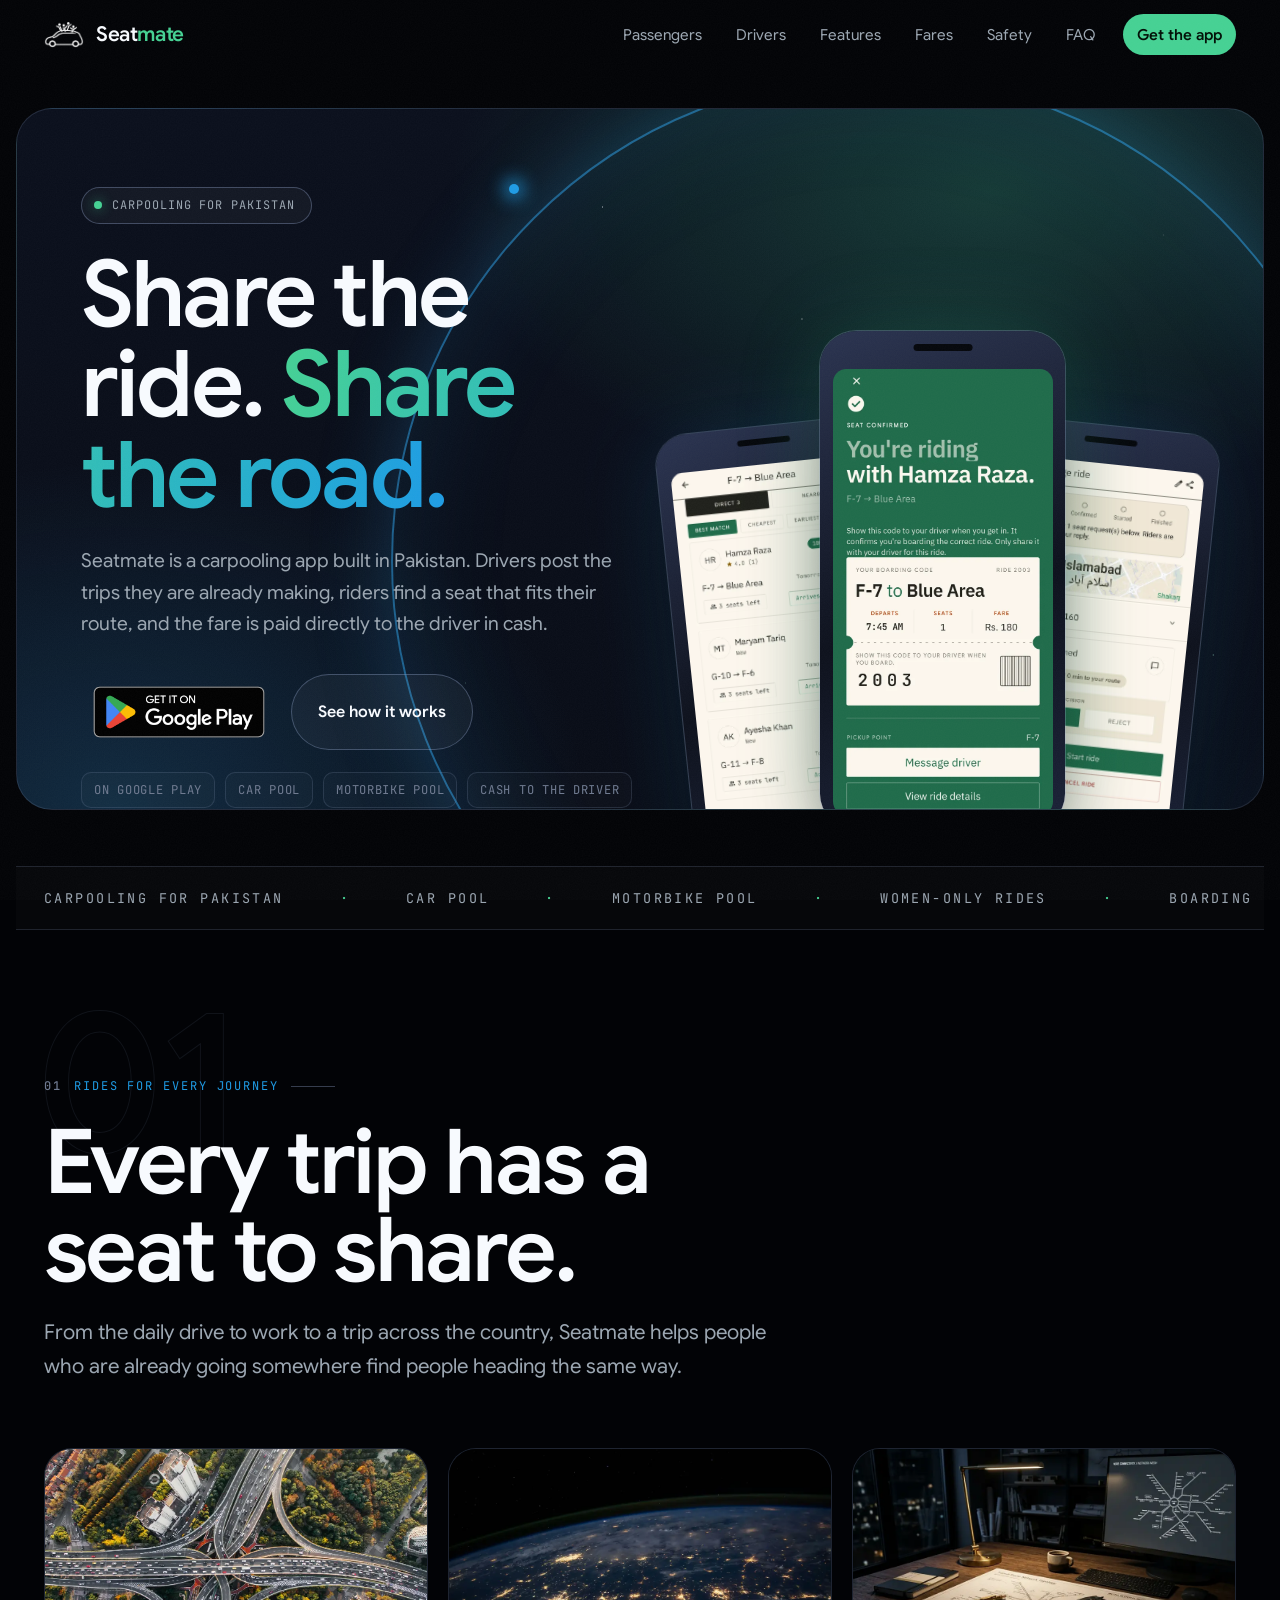
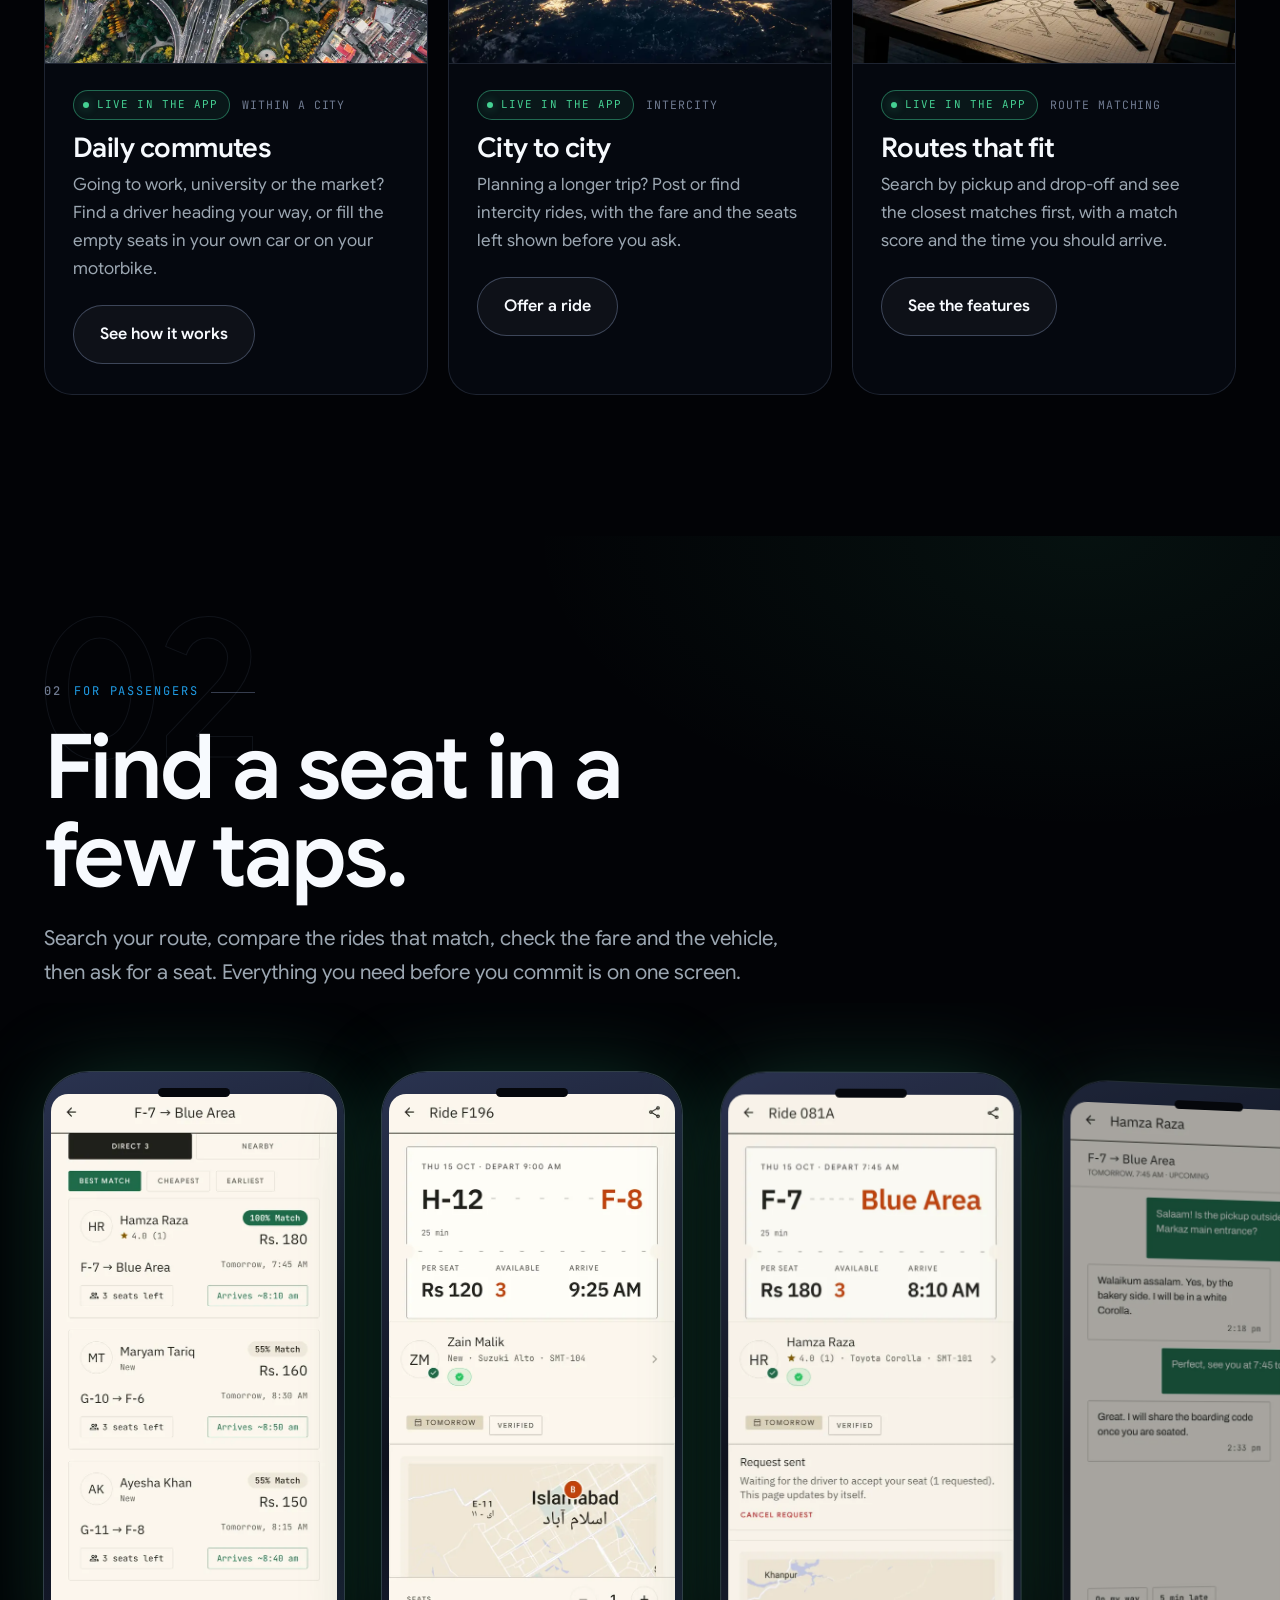
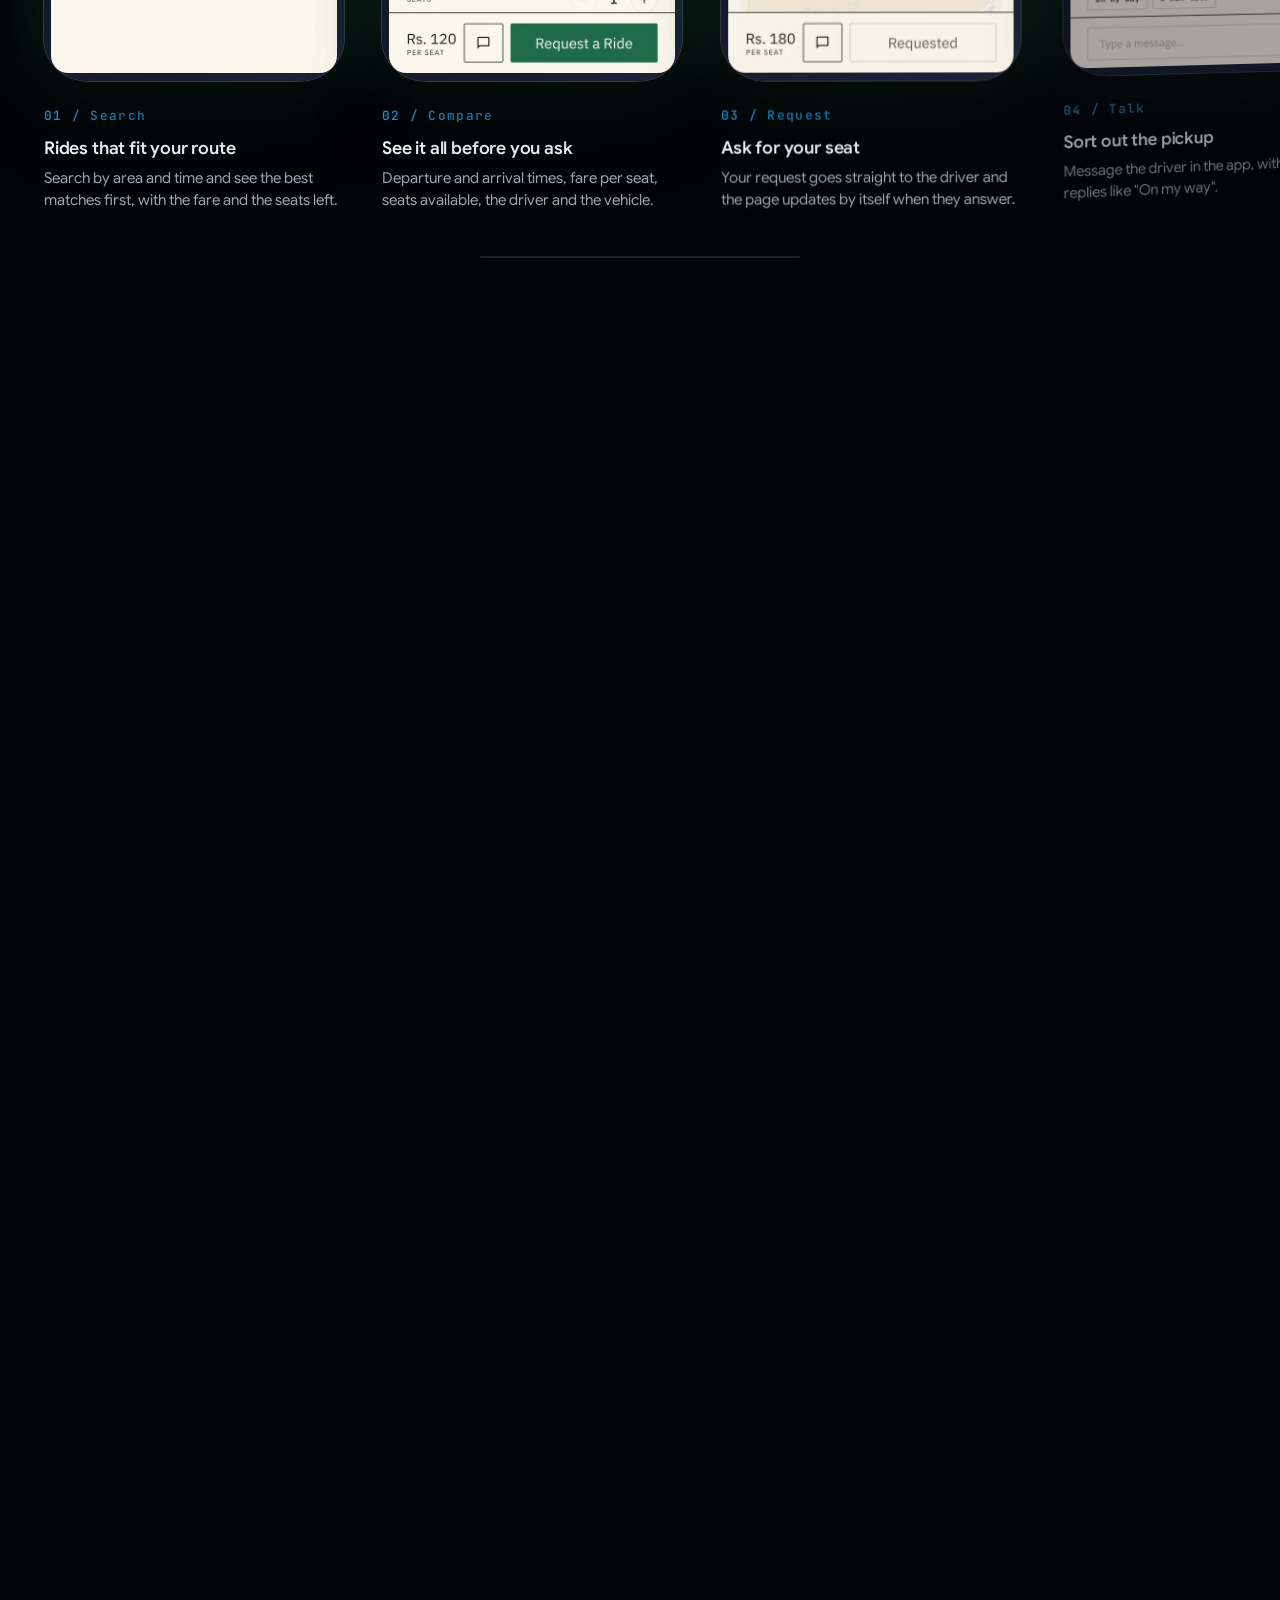
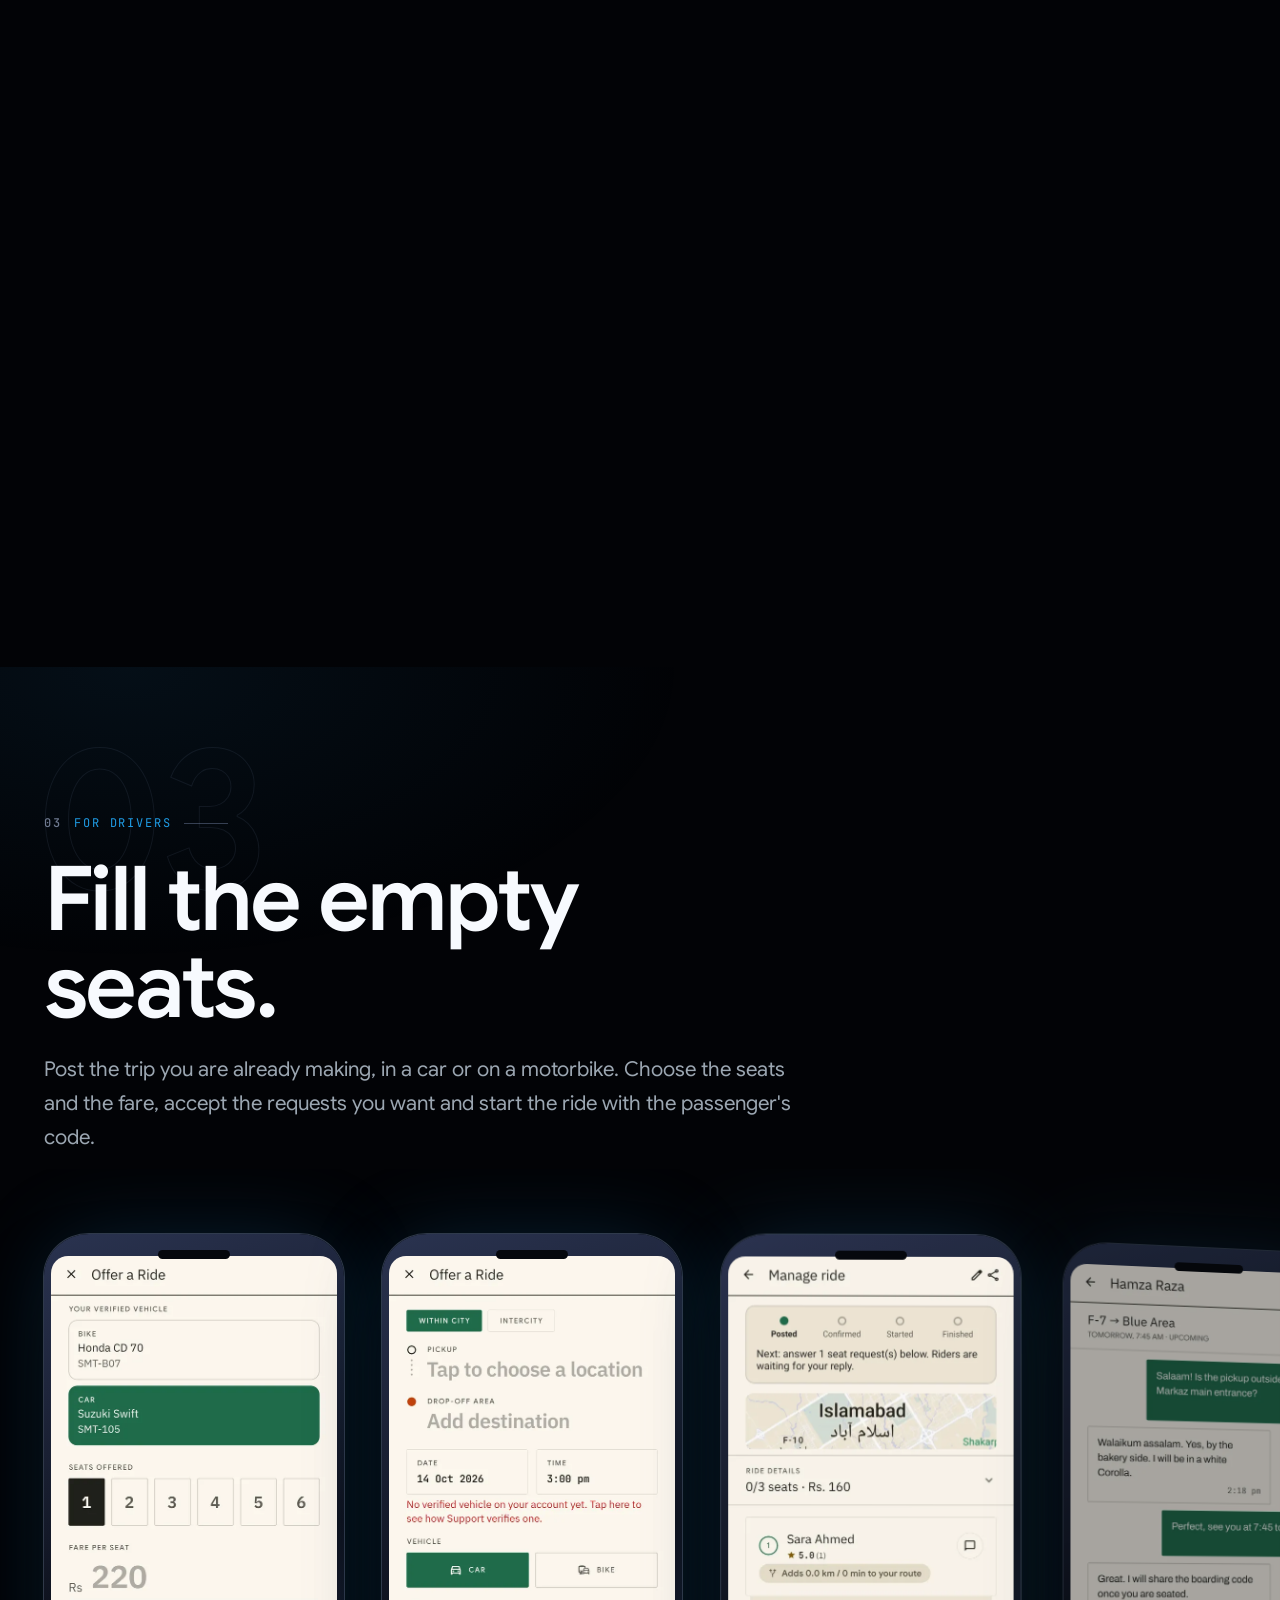
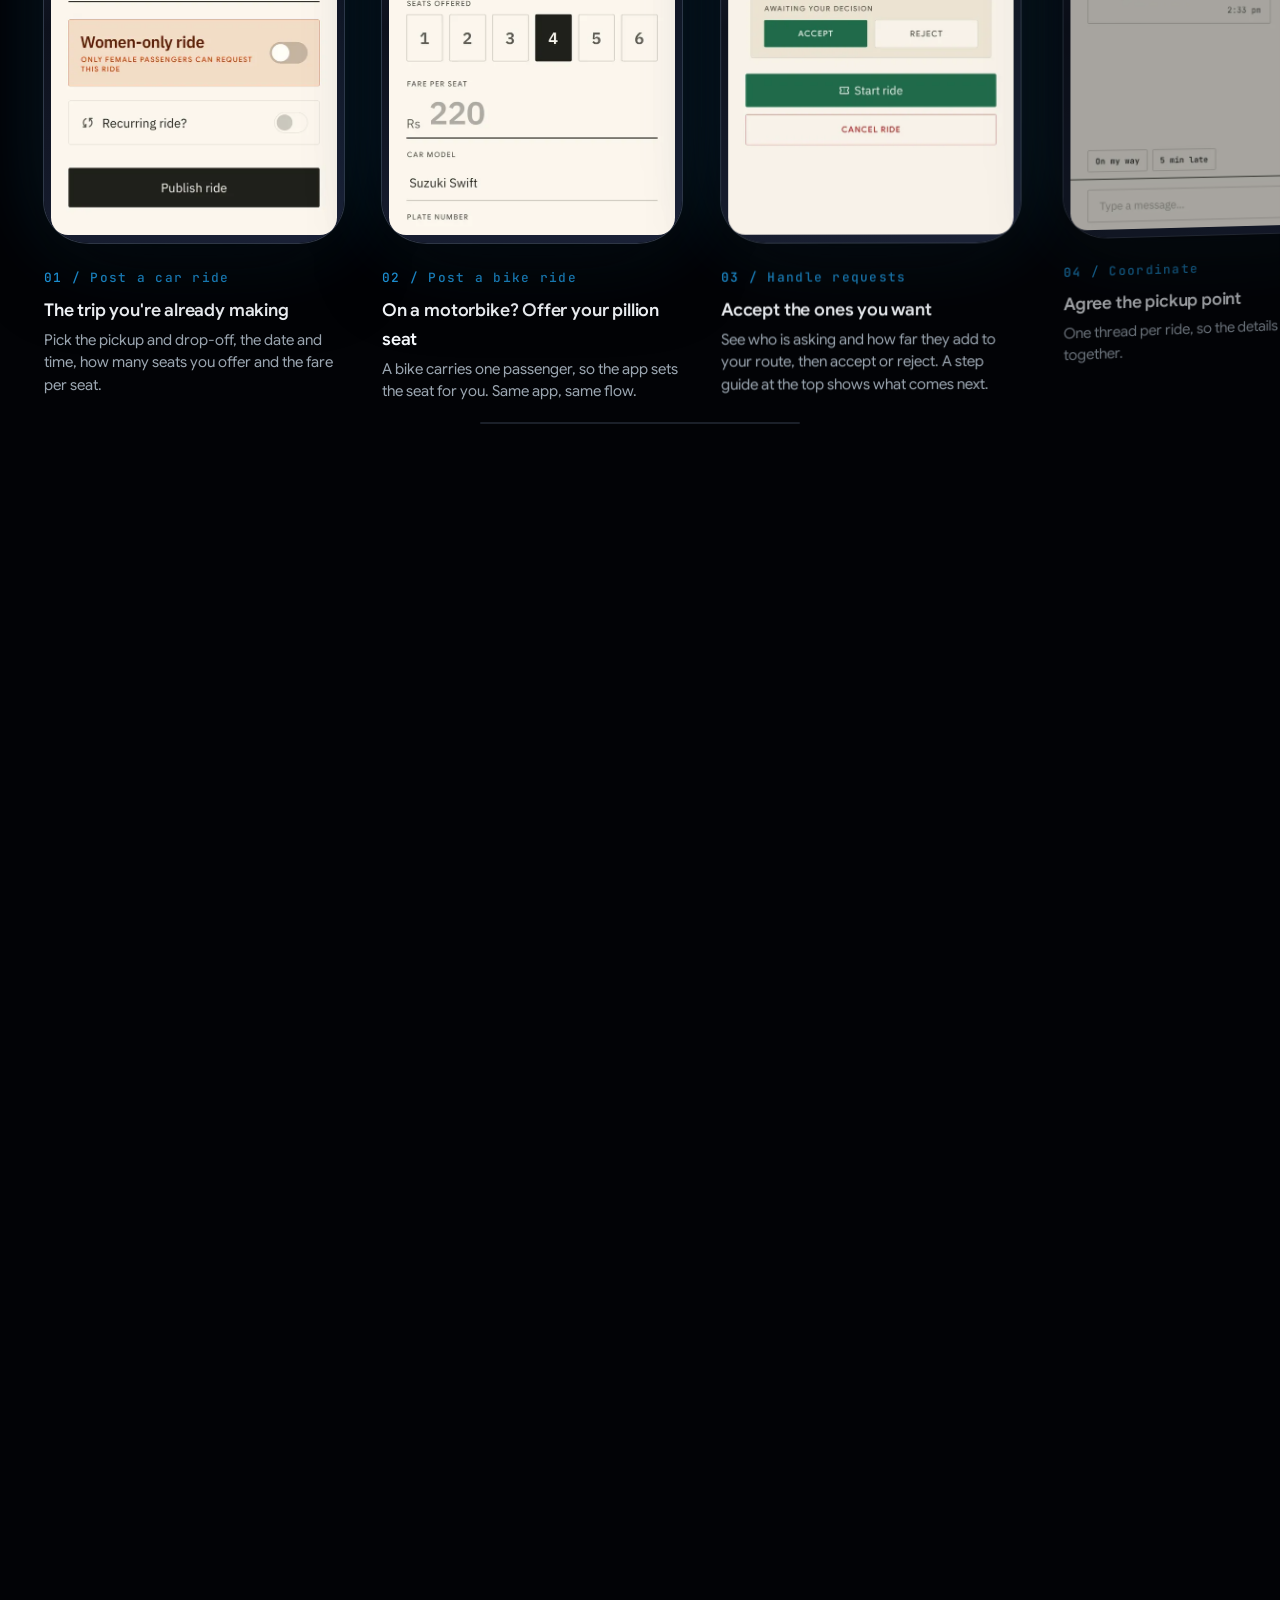
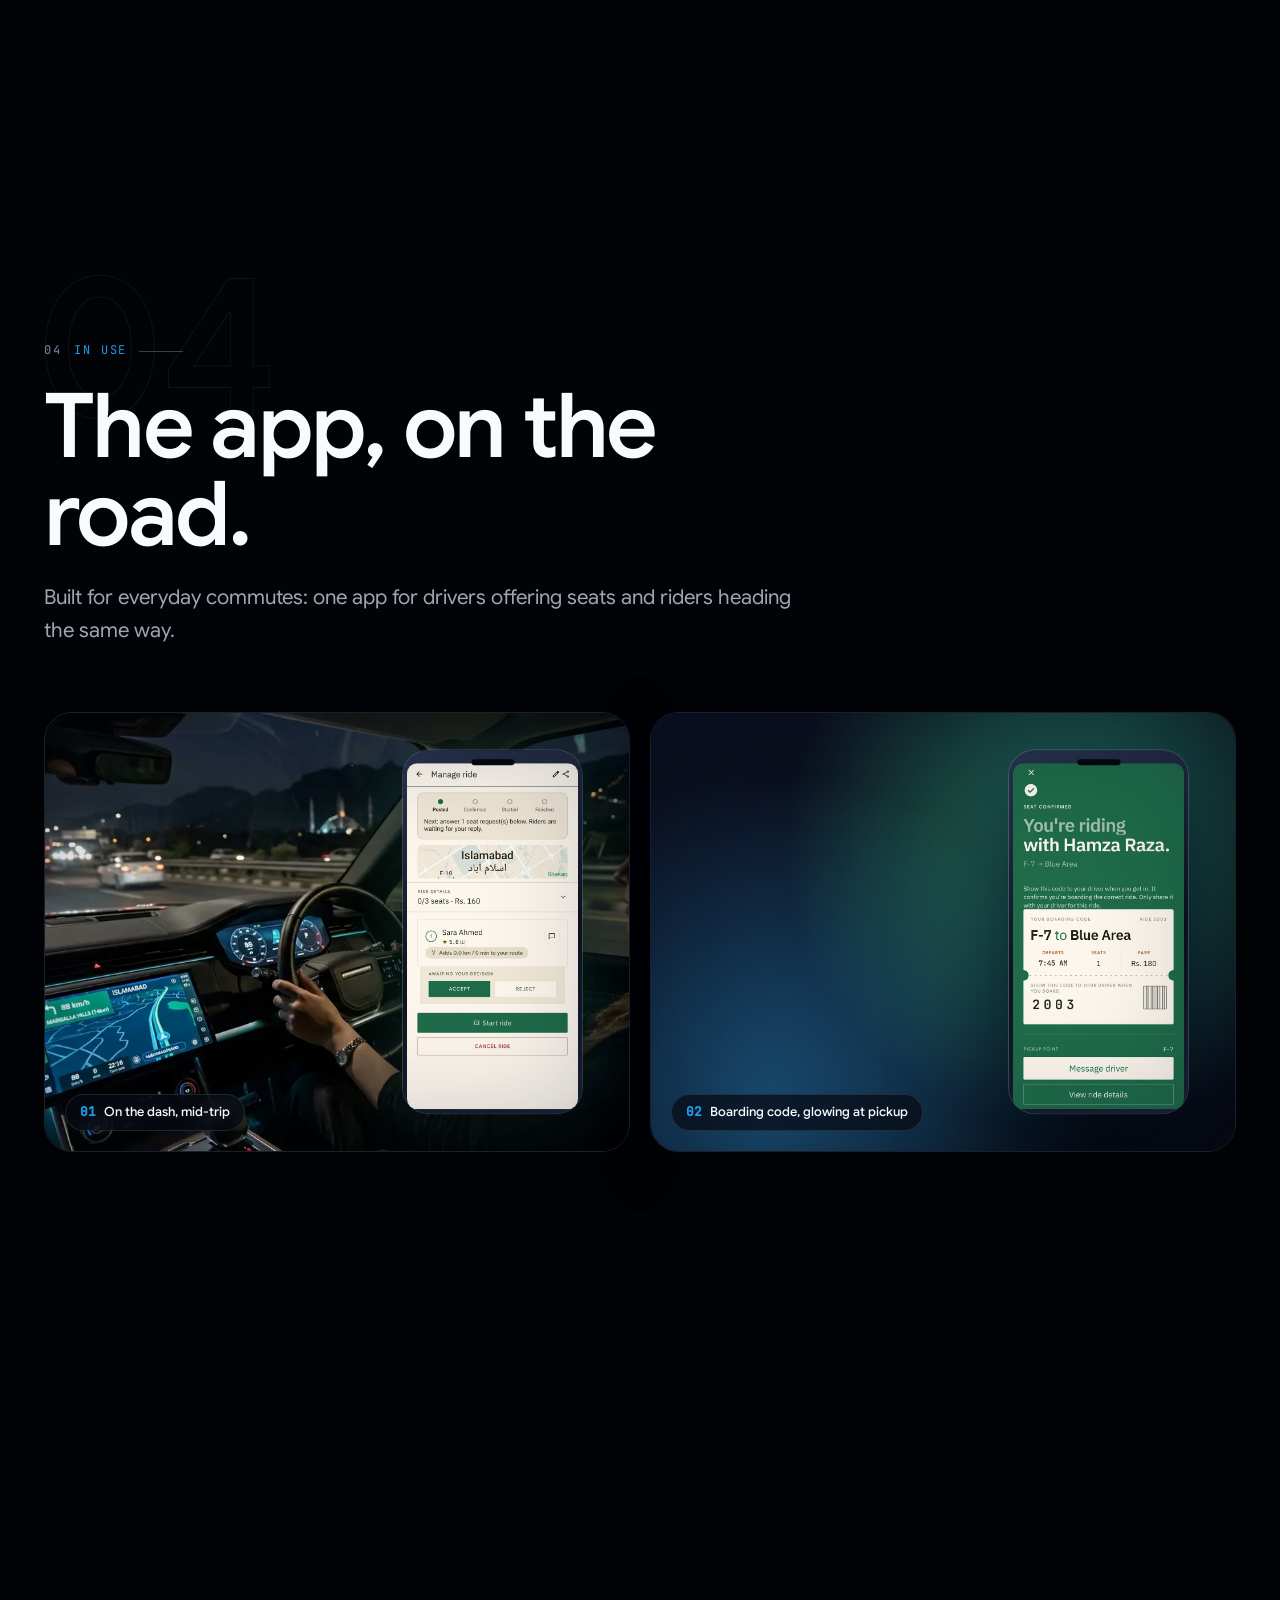
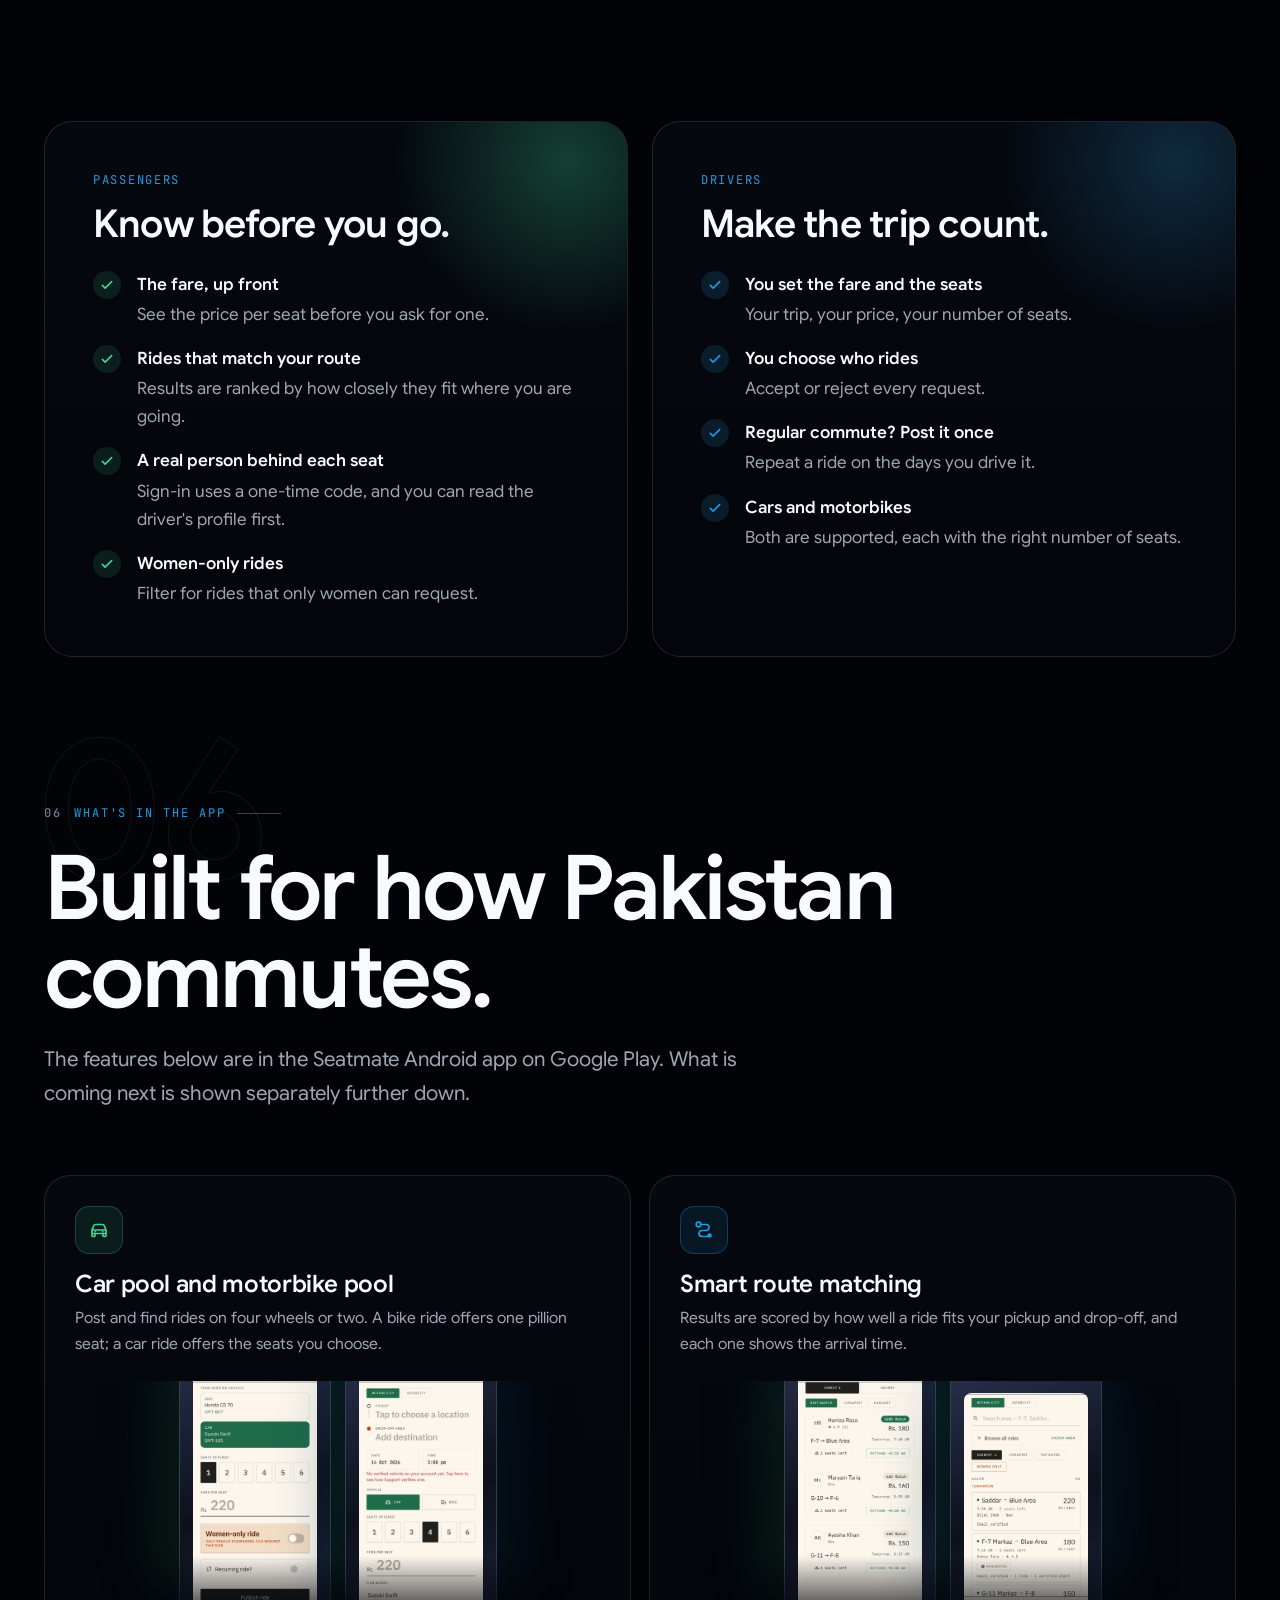
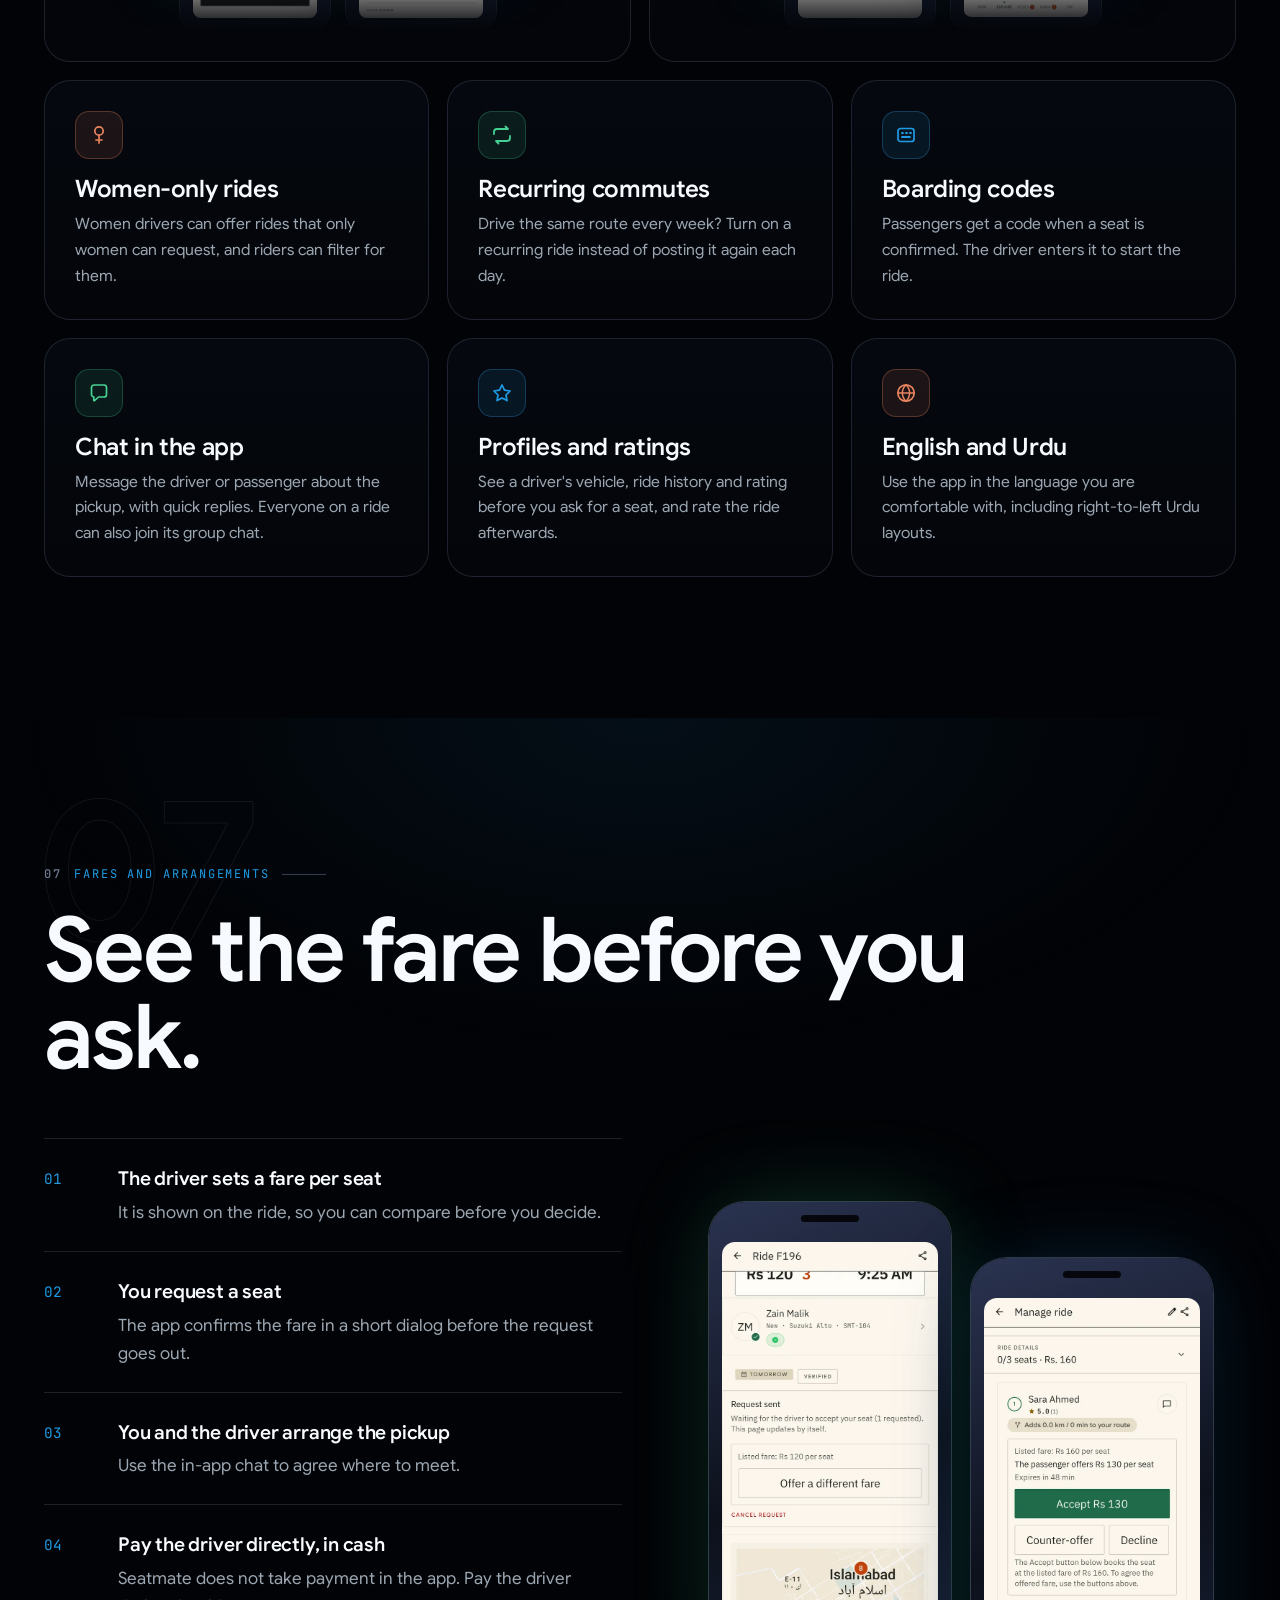
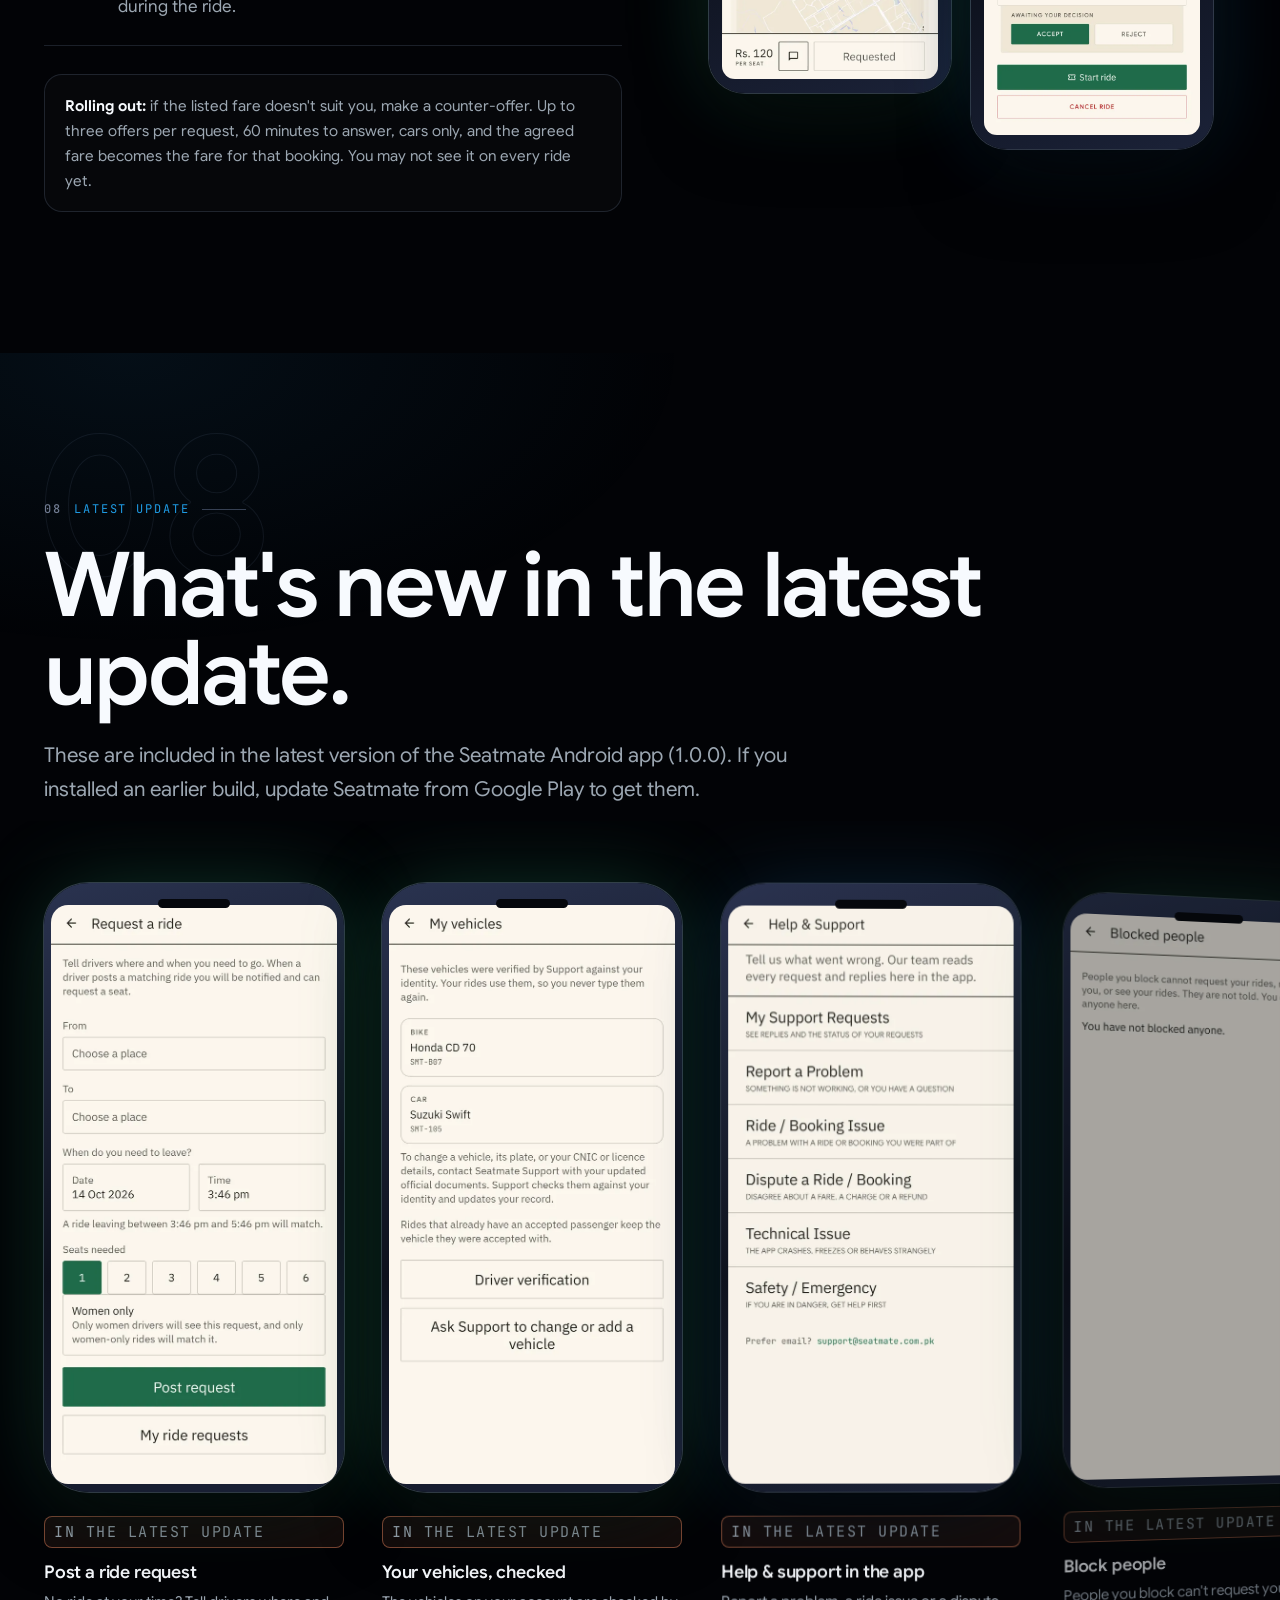
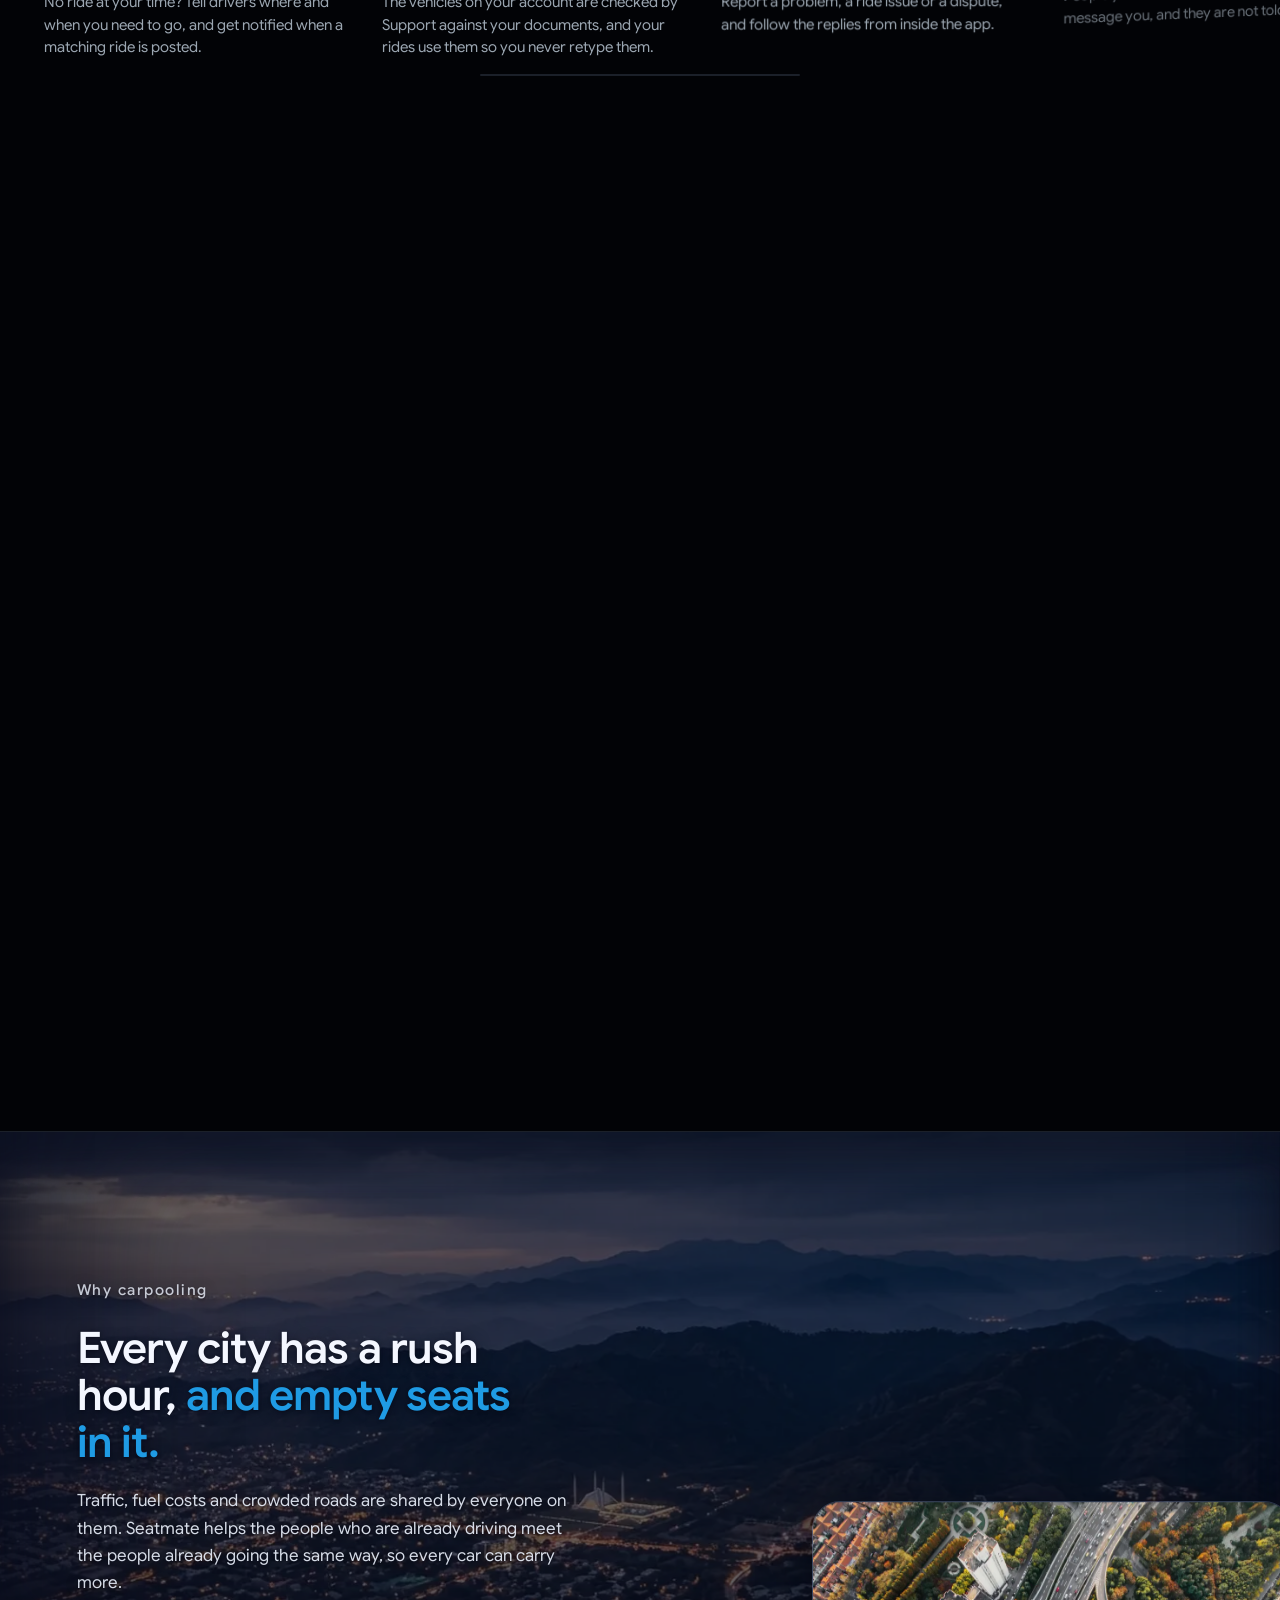
<file: index.html>
<!DOCTYPE html>
<html lang="en" class="no-js">
<head>
<meta charset="UTF-8">
<!-- HTTP to HTTPS fallback: the server-side redirect is a Cloudflare/Pages setting; this covers the gap -->
<script>if(location.protocol==="http:"&&location.hostname==="seatmate.com.pk"){location.replace("https://"+location.host+location.pathname+location.search+location.hash)}</script>
<meta name="viewport" content="width=device-width, initial-scale=1.0">
<title>Seatmate | Carpooling app for Pakistan: find or offer a ride</title>
<meta name="description" content="Seatmate is a carpooling app built in Pakistan. Find a seat or offer one in your car or on your motorbike, see the fare up front and pay the driver directly in cash. Get it on Google Play.">
<meta name="theme-color" content="#06080f">
<link rel="canonical" href="https://seatmate.com.pk/">
<link rel="icon" type="image/png" href="/icon-192.png">
<link rel="apple-touch-icon" href="/icon-192.png">
<link rel="preload" href="/fonts/GoogleSans-var.woff2" as="font" type="font/woff2" crossorigin>
<link rel="stylesheet" href="/site.css?v=20261102a">
<meta property="og:type" content="website">
<meta property="og:site_name" content="Seatmate">
<meta property="og:url" content="https://seatmate.com.pk/">
<meta property="og:image" content="https://seatmate.com.pk/og-image.png">
<meta property="og:image:width" content="1024">
<meta property="og:image:height" content="1024">
<meta property="og:image:alt" content="Seatmate app icon">
<meta property="og:locale" content="en_PK">
<meta property="og:title" content="Seatmate | Carpooling app for Pakistan">
<meta property="og:description" content="Find a seat or offer one, in a car or on a motorbike. See the fare up front and pay the driver directly in cash. Get it on Google Play.">
<meta name="twitter:card" content="summary">
<meta name="twitter:image" content="https://seatmate.com.pk/og-image.png">
<meta name="twitter:title" content="Seatmate | Carpooling app for Pakistan">
<meta name="twitter:description" content="Find a seat or offer one, in a car or on a motorbike. See the fare up front and pay the driver directly in cash. Get it on Google Play.">
<script type="application/ld+json">{"@context":"https://schema.org","@type":"MobileApplication","name":"Seatmate","operatingSystem":"Android","downloadUrl":"https://play.google.com/store/apps/details?id=pk.seatmate.app","installUrl":"https://play.google.com/store/apps/details?id=pk.seatmate.app","applicationCategory":"TravelApplication","description":"Carpooling app for Pakistan: find or offer a ride in a car or on a motorbike and pay the driver directly in cash.","url":"https://seatmate.com.pk/","publisher":{"@type":"Organization","name":"ALMISHQUN (SMC-PRIVATE) LIMITED","url":"https://almishqun.com"}}</script>
</head>
<body>
<a class="skip" href="#main">Skip to content</a>
<div class="scroll-progress" aria-hidden="true"><span></span></div>

<svg width="0" height="0" style="position:absolute" aria-hidden="true" focusable="false">
  <defs>
    <symbol id="i-check" viewBox="0 0 24 24"><path d="M5 12.5l4.2 4.2L19 7" fill="none" stroke="currentColor" stroke-width="2.4" stroke-linecap="round" stroke-linejoin="round"/></symbol>
    <symbol id="i-android" viewBox="0 0 24 24"><path d="M6.5 9.5h11v7.2a1.3 1.3 0 0 1-1.3 1.3h-.9v2.2a1.1 1.1 0 0 1-2.2 0V18h-2.2v2.2a1.1 1.1 0 0 1-2.2 0V18h-.9a1.3 1.3 0 0 1-1.3-1.3V9.5zM4.6 9.7a1.1 1.1 0 0 1 2.2 0v5.2a1.1 1.1 0 0 1-2.2 0V9.7zm12.6 0a1.1 1.1 0 0 1 2.2 0v5.2a1.1 1.1 0 0 1-2.2 0V9.7zM7 8.6a5 5 0 0 1 10 0H7zm2.4-3.6l-1.2-1.7m7.4 1.7l1.2-1.7" fill="currentColor" stroke="currentColor" stroke-width="1.1" stroke-linecap="round"/><circle cx="9.7" cy="6.9" r=".7" fill="#04150d"/><circle cx="14.3" cy="6.9" r=".7" fill="#04150d"/></symbol>
    <symbol id="i-play" viewBox="0 0 24 24"><path d="M5.5 3.4v17.2a.9.9 0 0 0 1.35.78l14.3-8.6a.9.9 0 0 0 0-1.56L6.85 2.62A.9.9 0 0 0 5.5 3.4z" fill="currentColor"/></symbol>
    <symbol id="i-car" viewBox="0 0 24 24"><path d="M5 15.5V12l1.7-4.2A2 2 0 0 1 8.6 6.5h6.8a2 2 0 0 1 1.9 1.3L19 12v3.5M5 15.5h14M5 15.5v2.2a.8.8 0 0 0 .8.8h1.4a.8.8 0 0 0 .8-.8v-1.2M19 15.5v2.2a.8.8 0 0 1-.8.8h-1.4a.8.8 0 0 1-.8-.8v-1.2M5.5 12h13" fill="none" stroke="currentColor" stroke-width="1.7" stroke-linecap="round" stroke-linejoin="round"/><circle cx="8.3" cy="13.7" r=".9" fill="currentColor"/><circle cx="15.7" cy="13.7" r=".9" fill="currentColor"/></symbol>
    <symbol id="i-bike" viewBox="0 0 24 24"><circle cx="6" cy="16.5" r="3" fill="none" stroke="currentColor" stroke-width="1.7"/><circle cx="18" cy="16.5" r="3" fill="none" stroke="currentColor" stroke-width="1.7"/><path d="M6 16.5l3.5-6h4.2l2.3 6M12 16.5l-1.6-6M13.7 10.5l1.2-3h2.2M8.5 7.5h2.6" fill="none" stroke="currentColor" stroke-width="1.7" stroke-linecap="round" stroke-linejoin="round"/></symbol>
    <symbol id="i-shield" viewBox="0 0 24 24"><path d="M12 3.2l7 2.7v5.5c0 4.4-2.9 8-7 9.4-4.1-1.4-7-5-7-9.4V5.9l7-2.7z" fill="none" stroke="currentColor" stroke-width="1.7" stroke-linejoin="round"/><path d="M8.8 12.2l2.2 2.2 4.2-4.4" fill="none" stroke="currentColor" stroke-width="1.8" stroke-linecap="round" stroke-linejoin="round"/></symbol>
    <symbol id="i-women" viewBox="0 0 24 24"><circle cx="12" cy="8" r="4.2" fill="none" stroke="currentColor" stroke-width="1.7"/><path d="M12 12.2V20M9 17h6" fill="none" stroke="currentColor" stroke-width="1.7" stroke-linecap="round"/></symbol>
    <symbol id="i-repeat" viewBox="0 0 24 24"><path d="M4 11V9a3 3 0 0 1 3-3h11l-2.5-2.5M20 13v2a3 3 0 0 1-3 3H6l2.5 2.5" fill="none" stroke="currentColor" stroke-width="1.8" stroke-linecap="round" stroke-linejoin="round"/></symbol>
    <symbol id="i-chat" viewBox="0 0 24 24"><path d="M4.5 6.5A2.5 2.5 0 0 1 7 4h10a2.5 2.5 0 0 1 2.5 2.5v7A2.5 2.5 0 0 1 17 16h-5.5L7.6 19.6a.5.5 0 0 1-.85-.36V16H7a2.5 2.5 0 0 1-2.5-2.5v-7z" fill="none" stroke="currentColor" stroke-width="1.7" stroke-linejoin="round"/></symbol>
    <symbol id="i-star" viewBox="0 0 24 24"><path d="M12 4l2.5 5.2 5.6.8-4.1 4 1 5.6L12 16.9 7 19.6l1-5.6-4.1-4 5.6-.8L12 4z" fill="none" stroke="currentColor" stroke-width="1.7" stroke-linejoin="round"/></symbol>
    <symbol id="i-globe" viewBox="0 0 24 24"><circle cx="12" cy="12" r="8.2" fill="none" stroke="currentColor" stroke-width="1.7"/><path d="M3.8 12h16.4M12 3.8c2.6 2.4 3.6 5.2 3.6 8.2s-1 5.8-3.6 8.2c-2.6-2.4-3.6-5.2-3.6-8.2s1-5.8 3.6-8.2z" fill="none" stroke="currentColor" stroke-width="1.5"/></symbol>
    <symbol id="i-route" viewBox="0 0 24 24"><circle cx="6.5" cy="6.5" r="2.3" fill="none" stroke="currentColor" stroke-width="1.7"/><circle cx="17.5" cy="17.5" r="2.3" fill="currentColor"/><path d="M8.8 6.5h5.2a3 3 0 0 1 0 6h-4a3 3 0 0 0 0 6h5.2" fill="none" stroke="currentColor" stroke-width="1.7" stroke-linecap="round"/></symbol>
    <symbol id="i-key" viewBox="0 0 24 24"><rect x="4" y="5.5" width="16" height="13" rx="2.5" fill="none" stroke="currentColor" stroke-width="1.7"/><path d="M8 10h1m3 0h1m3 0h1M8 14h8" fill="none" stroke="currentColor" stroke-width="1.8" stroke-linecap="round"/></symbol>
    <symbol id="i-cash" viewBox="0 0 24 24"><rect x="3.5" y="6.5" width="17" height="11" rx="2.2" fill="none" stroke="currentColor" stroke-width="1.7"/><circle cx="12" cy="12" r="2.6" fill="none" stroke="currentColor" stroke-width="1.7"/><path d="M6.5 9.5v.01M17.5 14.5v.01" stroke="currentColor" stroke-width="2.2" stroke-linecap="round"/></symbol>
    <symbol id="i-phone" viewBox="0 0 24 24"><rect x="7" y="3.2" width="10" height="17.6" rx="2.4" fill="none" stroke="currentColor" stroke-width="1.7"/><path d="M11 17.6h2" stroke="currentColor" stroke-width="1.8" stroke-linecap="round"/></symbol>
    <symbol id="i-flag" viewBox="0 0 24 24"><path d="M6 20.5V4.5M6 5h10.5l-1.8 3.6L16.5 12H6" fill="none" stroke="currentColor" stroke-width="1.7" stroke-linecap="round" stroke-linejoin="round"/></symbol>
    <symbol id="i-pin" viewBox="0 0 24 24"><path d="M12 20.5s6-5.2 6-10.3a6 6 0 0 0-12 0c0 5.1 6 10.3 6 10.3z" fill="none" stroke="currentColor" stroke-width="1.7" stroke-linejoin="round"/><circle cx="12" cy="10" r="2.2" fill="currentColor"/></symbol>
    <symbol id="i-offer" viewBox="0 0 24 24"><path d="M4 12h12m0 0l-3.5-3.5M16 12l-3.5 3.5M20 6v12" fill="none" stroke="currentColor" stroke-width="1.8" stroke-linecap="round" stroke-linejoin="round"/></symbol>
    <symbol id="i-block" viewBox="0 0 24 24"><circle cx="12" cy="12" r="8.2" fill="none" stroke="currentColor" stroke-width="1.7"/><path d="M6.2 6.2l11.6 11.6" stroke="currentColor" stroke-width="1.8" stroke-linecap="round"/></symbol>
    <symbol id="i-help" viewBox="0 0 24 24"><circle cx="12" cy="12" r="8.2" fill="none" stroke="currentColor" stroke-width="1.7"/><path d="M9.6 9.6a2.5 2.5 0 1 1 3.4 2.3c-.7.3-1 .8-1 1.6M12 16.7v.01" fill="none" stroke="currentColor" stroke-width="1.8" stroke-linecap="round"/></symbol>
    <symbol id="i-lock" viewBox="0 0 24 24"><rect x="5.5" y="10.5" width="13" height="9" rx="2.2" fill="none" stroke="currentColor" stroke-width="1.7"/><path d="M8.5 10.5V8a3.5 3.5 0 0 1 7 0v2.5" fill="none" stroke="currentColor" stroke-width="1.7"/></symbol>
  </defs>
</svg>

<header class="nav" id="top">
  <div class="nav-in">
    <a class="brand" href="/" aria-label="Seatmate home"><img src="/logo-mark.png" alt="" width="40" height="27"><span class="wm"><b>Seat</b>mate</span></a>
    <button class="nav-toggle" type="button" aria-label="Menu" aria-expanded="false"><span></span></button>
    <nav class="nav-links" aria-label="Main">
      <a href="#passengers">Passengers</a>
      <a href="#drivers">Drivers</a>
      <a href="#features">Features</a>
      <a href="#fares">Fares</a>
      <a href="#safety">Safety</a>
      <a href="#faq">FAQ</a>
      <a class="pill js-dl" href="#download">Get the app</a>
    </nav>
  </div>
</header>

<main id="main">

  <!-- ═════════════ HERO ═════════════ -->
  <section class="hero" aria-labelledby="hero-title">
    <div class="hero-card">
      <div class="stars" aria-hidden="true"></div>
      <div class="orbit" aria-hidden="true"></div>
      <div class="hero-grid">
        <div class="hero-copy">
          <span class="chip"><i></i>Carpooling for Pakistan</span>
          <h1 id="hero-title">Share the ride. <em>Share the road.</em></h1>
          <p class="sub">Seatmate is a carpooling app built in Pakistan. Drivers post the trips they are already making, riders find a seat that fits their route, and the fare is paid directly to the driver in cash.</p>
          <div class="cta-row">
            <a class="play-badge" href="https://play.google.com/store/apps/details?id=pk.seatmate.app" rel="noopener" id="download-link"><img src="/img/google-play-badge-en.png" width="646" height="250" alt="Get it on Google Play"></a>
            <a class="btn secondary" href="#passengers">See how it works</a>
          </div>
          <ul class="hero-tags" aria-label="Highlights">
            <li>On Google Play</li><li>Car pool</li><li>Motorbike pool</li><li>Cash to the driver</li>
          </ul>
        </div>
        <div class="hero-phones" aria-hidden="false">
          <div class="phone p1 glow-b"><div class="screen"><img src="/img/search.webp" width="600" height="1217" alt="Seatmate trip results showing best-match rides with fares and seats left"></div></div>
          <div class="phone p2"><div class="screen"><img src="/img/ticket.webp" width="600" height="1217" alt="Seatmate boarding code screen: seat confirmed with the route, departure time, seats and fare"></div></div>
          <div class="phone p3 glow-b"><div class="screen"><img src="/img/manage.webp" width="600" height="1217" alt="Seatmate driver screen with a passenger request waiting to be accepted or rejected"></div></div>
        </div>
      </div>
    </div>
    <div class="marquee" aria-hidden="true">
      <div class="marquee-track">
        <span>Carpooling for Pakistan</span><span>Car pool</span><span>Motorbike pool</span><span>Women-only rides</span><span>Boarding codes</span><span>Cash straight to the driver</span><span>English and Urdu</span><span>Built in Pakistan</span>
        <span>Carpooling for Pakistan</span><span>Car pool</span><span>Motorbike pool</span><span>Women-only rides</span><span>Boarding codes</span><span>Cash straight to the driver</span><span>English and Urdu</span><span>Built in Pakistan</span>
      </div>
    </div>
  </section>

  <!-- ═════════════ JOURNEYS ═════════════ -->
  <section class="section journeys" id="journeys" aria-labelledby="jr-title">
    <div class="container">
      <div class="reveal">
        <span class="section-ghost" aria-hidden="true">01</span>
        <div class="label"><b>01</b> Rides for every journey</div>
        <h2 class="h2" id="jr-title">Every trip has a seat to share.</h2>
        <p class="lead-2">From the daily drive to work to a trip across the country, Seatmate helps people who are already going somewhere find people heading the same way.</p>
      </div>
      <div class="jr-grid">
        <div class="reveal"><article class="jr-card" data-tilt aria-labelledby="jr-1">
          <div class="jr-media"><img loading="lazy" src="/img/route-aerial.webp" width="1100" height="825" alt="Aerial view of a busy multi-level highway interchange"></div>
          <div class="jr-body"><p class="jr-tag"><span class="tag-pill"><i></i>Live in the app</span><span class="jr-host">Within a city</span></p>
          <h3 id="jr-1">Daily commutes</h3>
          <p>Going to work, university or the market? Find a driver heading your way, or fill the empty seats in your own car or on your motorbike.</p>
          <a class="btn secondary" href="#passengers">See how it works</a></div>
        </article></div>
        <div class="reveal" style="--d:.1s"><article class="jr-card" data-tilt aria-labelledby="jr-2">
          <div class="jr-media"><img loading="lazy" src="/img/earth-night.webp" width="1000" height="665" alt="Earth at night from orbit, with city lights glowing"></div>
          <div class="jr-body"><p class="jr-tag"><span class="tag-pill"><i></i>Live in the app</span><span class="jr-host">Intercity</span></p>
          <h3 id="jr-2">City to city</h3>
          <p>Planning a longer trip? Post or find intercity rides, with the fare and the seats left shown before you ask.</p>
          <a class="btn secondary" href="#drivers">Offer a ride</a></div>
        </article></div>
        <div class="reveal" style="--d:.2s"><article class="jr-card" data-tilt aria-labelledby="jr-3">
          <div class="jr-media"><img loading="lazy" src="/img/transit-topology.webp" width="1000" height="558" alt="A desk with a route network map drawn on paper and on a monitor"></div>
          <div class="jr-body"><p class="jr-tag"><span class="tag-pill"><i></i>Live in the app</span><span class="jr-host">Route matching</span></p>
          <h3 id="jr-3">Routes that fit</h3>
          <p>Search by pickup and drop-off and see the closest matches first, with a match score and the time you should arrive.</p>
          <a class="btn secondary" href="#features">See the features</a></div>
        </article></div>
      </div>
    </div>
  </section>

  <!-- ═════════════ PASSENGERS ═════════════ -->
  <section class="section story" id="passengers" aria-labelledby="pax-title">
    <div class="container gallery-head">
      <div class="reveal">
        <span class="section-ghost" aria-hidden="true">02</span><div class="label"><b>02</b> For passengers</div>
        <h2 class="h2" id="pax-title">Find a seat in a few taps.</h2>
        <p class="lead-2">Search your route, compare the rides that match, check the fare and the vehicle, then ask for a seat. Everything you need before you commit is on one screen.</p>
      </div>
      <div class="gnav" data-gallery="gal-pax"><button type="button" data-dir="prev" aria-label="Previous screens">&larr;</button><button type="button" data-dir="next" aria-label="Next screens">&rarr;</button></div>
    </div>
    <div class="gallery" id="gal-pax" tabindex="0" aria-label="Passenger screens">
      <figure class="shot reveal"><div class="phone"><div class="screen"><img loading="lazy" src="/img/search.webp" width="600" height="1217" alt="Trip results with best match, cheapest and earliest sorting"></div></div>
        <figcaption><b>01 / Search</b><strong>Rides that fit your route</strong><span>Search by area and time and see the best matches first, with the fare and the seats left.</span></figcaption></figure>
      <figure class="shot reveal" style="--d:.08s"><div class="phone"><div class="screen"><img loading="lazy" src="/img/ride.webp" width="600" height="1217" alt="Ride details with departure time, fare per seat, seats available and the driver's vehicle"></div></div>
        <figcaption><b>02 / Compare</b><strong>See it all before you ask</strong><span>Departure and arrival times, fare per seat, seats available, the driver and the vehicle.</span></figcaption></figure>
      <figure class="shot reveal" style="--d:.16s"><div class="phone"><div class="screen"><img loading="lazy" src="/img/requested.webp" width="600" height="1217" alt="Request sent: waiting for the driver to accept your seat"></div></div>
        <figcaption><b>03 / Request</b><strong>Ask for your seat</strong><span>Your request goes straight to the driver and the page updates by itself when they answer.</span></figcaption></figure>
      <figure class="shot reveal" style="--d:.24s"><div class="phone"><div class="screen"><img loading="lazy" src="/img/chat.webp" width="600" height="1217" alt="Chat between a passenger and a driver arranging a pickup, with quick replies"></div></div>
        <figcaption><b>04 / Talk</b><strong>Sort out the pickup</strong><span>Message the driver in the app, with quick replies like "On my way".</span></figcaption></figure>
      <figure class="shot reveal" style="--d:.32s"><div class="phone"><div class="screen"><img loading="lazy" src="/img/ticket.webp" width="600" height="1217" alt="Seat confirmed with a four-digit boarding code"></div></div>
        <figcaption><b>05 / Board</b><strong>Show your boarding code</strong><span>When the driver accepts, you get a code to show as you get in. It confirms you are in the right car.</span></figcaption></figure>
      <figure class="shot reveal" style="--d:.4s"><div class="phone"><div class="screen"><img loading="lazy" src="/img/myrides.webp" width="600" height="1217" alt="My Rides listing a posted ride and booked rides with their status"></div></div>
        <figcaption><b>06 / Track</b><strong>Your trips in one place</strong><span>Upcoming and past rides, their status and a reminder that the fare is paid directly to the driver in cash.</span></figcaption></figure>
    </div>
  </section>

  <!-- ═════════════ DRIVERS ═════════════ -->
  <section class="section story alt" id="drivers" aria-labelledby="drv-title">
    <div class="container gallery-head">
      <div class="reveal">
        <span class="section-ghost" aria-hidden="true">03</span><div class="label"><b>03</b> For drivers</div>
        <h2 class="h2" id="drv-title">Fill the empty seats.</h2>
        <p class="lead-2">Post the trip you are already making, in a car or on a motorbike. Choose the seats and the fare, accept the requests you want and start the ride with the passenger's code.</p>
      </div>
      <div class="gnav" data-gallery="gal-drv"><button type="button" data-dir="prev" aria-label="Previous screens">&larr;</button><button type="button" data-dir="next" aria-label="Next screens">&rarr;</button></div>
    </div>
    <div class="gallery" id="gal-drv" tabindex="0" aria-label="Driver screens">
      <figure class="shot reveal"><div class="phone glow-b"><div class="screen"><img loading="lazy" src="/img/post-car.webp" width="600" height="1217" alt="Offer a Ride form for a car: seats offered, fare per seat, women-only and recurring options"></div></div>
        <figcaption><b>01 / Post a car ride</b><strong>The trip you're already making</strong><span>Pick the pickup and drop-off, the date and time, how many seats you offer and the fare per seat.</span></figcaption></figure>
      <figure class="shot reveal" style="--d:.08s"><div class="phone glow-b"><div class="screen"><img loading="lazy" src="/img/post-bike.webp" width="600" height="1217" alt="Offer a Ride form for a motorbike: one pillion seat"></div></div>
        <figcaption><b>02 / Post a bike ride</b><strong>On a motorbike? Offer your pillion seat</strong><span>A bike carries one passenger, so the app sets the seat for you. Same app, same flow.</span></figcaption></figure>
      <figure class="shot reveal" style="--d:.16s"><div class="phone glow-b"><div class="screen"><img loading="lazy" src="/img/manage.webp" width="600" height="1217" alt="Manage ride: a Posted, Confirmed, Started, Finished step guide, a request waiting with Accept and Reject buttons, plus Start ride"></div></div>
        <figcaption><b>03 / Handle requests</b><strong>Accept the ones you want</strong><span>See who is asking and how far they add to your route, then accept or reject. A step guide at the top shows what comes next.</span></figcaption></figure>
      <figure class="shot reveal" style="--d:.24s"><div class="phone glow-b"><div class="screen"><img loading="lazy" src="/img/chat.webp" width="600" height="1217" alt="Driver and passenger chat about the pickup point"></div></div>
        <figcaption><b>04 / Coordinate</b><strong>Agree the pickup point</strong><span>One thread per ride, so the details stay together.</span></figcaption></figure>
      <figure class="shot reveal" style="--d:.32s"><div class="phone glow-b"><div class="screen"><img loading="lazy" src="/img/profile.webp" width="600" height="1217" alt="Driver profile showing the vehicle, ride history and usual route"></div></div>
        <figcaption><b>05 / Your profile</b><strong>Riders see who they're riding with</strong><span>Your name, vehicle and ride history, so passengers know who to look for.</span></figcaption></figure>
    </div>
  </section>

  <!-- ═════════════ IN USE ═════════════ -->
  <section class="section situ" id="inuse" aria-labelledby="situ-title">
    <div class="container">
      <div class="reveal">
        <span class="section-ghost" aria-hidden="true">04</span>
        <div class="label"><b>04</b> In use</div>
        <h2 class="h2" id="situ-title">The app, on the road.</h2>
        <p class="lead-2">Built for everyday commutes: one app for drivers offering seats and riders heading the same way.</p>
      </div>
      <div class="situ-grid">
        <div class="reveal"><figure class="scene-card" data-scene data-tilt>
          <div class="scene-bg"><img loading="lazy" src="/img/scene-dash.webp" width="1280" height="714" alt="A driver at night with a navigation screen on the dashboard"></div>
          <div class="scene-fg"><div class="phone static"><div class="screen"><img loading="lazy" src="/img/manage.webp" width="600" height="1217" alt="Seatmate driver screen with a passenger request to accept or reject"></div></div></div>
          <figcaption><span class="fig-index">01</span>On the dash, mid-trip</figcaption>
        </figure></div>
        <div class="reveal" style="--d:.1s"><figure class="scene-card" data-scene data-tilt>
          <div class="scene-bg studio"><span class="studio-fill" aria-hidden="true"></span></div>
          <div class="scene-fg"><div class="phone static glow-b"><div class="screen"><img loading="lazy" src="/img/ticket.webp" width="600" height="1217" alt="Seatmate boarding code ticket"></div></div></div>
          <figcaption><span class="fig-index">02</span>Boarding code, glowing at pickup</figcaption>
        </figure></div>
      </div>
    </div>
  </section>

  <!-- ═════════════ BENEFITS ═════════════ -->
  <section class="section" aria-labelledby="ben-title">
    <div class="container">
      <div class="reveal">
        <span class="section-ghost" aria-hidden="true">05</span><div class="label"><b>05</b> Why Seatmate</div>
        <h2 class="h2 wide" id="ben-title">One account. Two ways to travel.</h2>
      </div>
      <div class="split">
        <article class="panel reveal">
          <span class="role">Passengers</span>
          <h3>Know before you go.</h3>
          <ul class="ticks">
            <li><svg aria-hidden="true"><use href="#i-check"/></svg><div><strong>The fare, up front</strong>See the price per seat before you ask for one.</div></li>
            <li><svg aria-hidden="true"><use href="#i-check"/></svg><div><strong>Rides that match your route</strong>Results are ranked by how closely they fit where you are going.</div></li>
            <li><svg aria-hidden="true"><use href="#i-check"/></svg><div><strong>A real person behind each seat</strong>Sign-in uses a one-time code, and you can read the driver's profile first.</div></li>
            <li><svg aria-hidden="true"><use href="#i-check"/></svg><div><strong>Women-only rides</strong>Filter for rides that only women can request.</div></li>
          </ul>
        </article>
        <article class="panel b reveal" style="--d:.1s">
          <span class="role">Drivers</span>
          <h3>Make the trip count.</h3>
          <ul class="ticks">
            <li><svg aria-hidden="true"><use href="#i-check"/></svg><div><strong>You set the fare and the seats</strong>Your trip, your price, your number of seats.</div></li>
            <li><svg aria-hidden="true"><use href="#i-check"/></svg><div><strong>You choose who rides</strong>Accept or reject every request.</div></li>
            <li><svg aria-hidden="true"><use href="#i-check"/></svg><div><strong>Regular commute? Post it once</strong>Repeat a ride on the days you drive it.</div></li>
            <li><svg aria-hidden="true"><use href="#i-check"/></svg><div><strong>Cars and motorbikes</strong>Both are supported, each with the right number of seats.</div></li>
          </ul>
        </article>
      </div>
    </div>
  </section>

  <!-- ═════════════ FEATURES ═════════════ -->
  <section class="section" id="features" aria-labelledby="feat-title" style="padding-top:0">
    <div class="container">
      <div class="reveal">
        <span class="section-ghost" aria-hidden="true">06</span><div class="label"><b>06</b> What's in the app</div>
        <h2 class="h2 wide" id="feat-title">Built for how Pakistan commutes.</h2>
        <p class="lead-2">The features below are in the Seatmate Android app on Google Play. What is coming next is shown separately further down.</p>
      </div>
      <div class="bento">
        <article class="cell w6 reveal"><span class="ico"><svg aria-hidden="true"><use href="#i-car"/></svg></span><h3>Car pool and motorbike pool</h3><p>Post and find rides on four wheels or two. A bike ride offers one pillion seat; a car ride offers the seats you choose.</p>
          <div class="mini"><div class="phone"><div class="screen"><img loading="lazy" src="/img/post-car.webp" width="600" height="1217" alt=""></div></div><div class="phone glow-b"><div class="screen"><img loading="lazy" src="/img/post-bike.webp" width="600" height="1217" alt=""></div></div></div></article>
        <article class="cell w6 reveal" style="--d:.08s"><span class="ico b"><svg aria-hidden="true"><use href="#i-route"/></svg></span><h3>Smart route matching</h3><p>Results are scored by how well a ride fits your pickup and drop-off, and each one shows the arrival time.</p>
          <div class="mini"><div class="phone"><div class="screen"><img loading="lazy" src="/img/search.webp" width="600" height="1217" alt=""></div></div><div class="phone glow-b"><div class="screen tall"><img loading="lazy" src="/img/explore.webp" width="600" height="1079" alt=""></div></div></div></article>
        <article class="cell reveal"><span class="ico w"><svg aria-hidden="true"><use href="#i-women"/></svg></span><h3>Women-only rides</h3><p>Women drivers can offer rides that only women can request, and riders can filter for them.</p></article>
        <article class="cell reveal" style="--d:.08s"><span class="ico"><svg aria-hidden="true"><use href="#i-repeat"/></svg></span><h3>Recurring commutes</h3><p>Drive the same route every week? Turn on a recurring ride instead of posting it again each day.</p></article>
        <article class="cell reveal" style="--d:.16s"><span class="ico b"><svg aria-hidden="true"><use href="#i-key"/></svg></span><h3>Boarding codes</h3><p>Passengers get a code when a seat is confirmed. The driver enters it to start the ride.</p></article>
        <article class="cell reveal"><span class="ico"><svg aria-hidden="true"><use href="#i-chat"/></svg></span><h3>Chat in the app</h3><p>Message the driver or passenger about the pickup, with quick replies. Everyone on a ride can also join its group chat.</p></article>
        <article class="cell reveal" style="--d:.08s"><span class="ico b"><svg aria-hidden="true"><use href="#i-star"/></svg></span><h3>Profiles and ratings</h3><p>See a driver's vehicle, ride history and rating before you ask for a seat, and rate the ride afterwards.</p></article>
        <article class="cell reveal" style="--d:.16s"><span class="ico w"><svg aria-hidden="true"><use href="#i-globe"/></svg></span><h3>English and Urdu</h3><p>Use the app in the language you are comfortable with, including right-to-left Urdu layouts.</p></article>
      </div>
    </div>
  </section>

  <!-- ═════════════ FARES ═════════════ -->
  <section class="section fare" id="fares" aria-labelledby="fare-title">
    <div class="container">
      <div class="reveal">
        <span class="section-ghost" aria-hidden="true">07</span><div class="label"><b>07</b> Fares and arrangements</div>
        <h2 class="h2 wide" id="fare-title">See the fare before you ask.</h2>
      </div>
      <div class="fare-grid">
        <div>
          <ol class="steps">
            <li class="reveal"><div><strong>The driver sets a fare per seat</strong>It is shown on the ride, so you can compare before you decide.</div></li>
            <li class="reveal"><div><strong>You request a seat</strong>The app confirms the fare in a short dialog before the request goes out.</div></li>
            <li class="reveal"><div><strong>You and the driver arrange the pickup</strong>Use the in-app chat to agree where to meet.</div></li>
            <li class="reveal"><div><strong>Pay the driver directly, in cash</strong>Seatmate does not take payment in the app. Pay the driver during the ride.</div></li>
          </ol>
          <div class="note-box reveal"><strong>Rolling out:</strong> if the listed fare doesn't suit you, make a counter-offer. Up to three offers per request, 60 minutes to answer, cars only, and the agreed fare becomes the fare for that booking. You may not see it on every ride yet.</div>
        </div>
        <div class="fare-phones reveal">
          <div class="phone"><div class="screen"><img loading="lazy" src="/img/fare-rider.webp" width="600" height="1217" alt="Passenger side of fare negotiation: Offer a different fare, with the listed fare shown"></div></div>
          <div class="phone glow-b"><div class="screen"><img loading="lazy" src="/img/fare-driver.webp" width="600" height="1217" alt="Driver side of fare negotiation: Accept the offered fare, Counter-offer or Decline"></div></div>
        </div>
      </div>
    </div>
  </section>

  <!-- ═════════════ NEXT UPDATE ═════════════ -->
  <section class="section story alt next" id="next" aria-labelledby="next-title" style="padding-bottom:40px">
    <div class="container gallery-head">
      <div class="reveal">
        <span class="section-ghost" aria-hidden="true">08</span><div class="label"><b>08</b> Latest update</div>
        <h2 class="h2 wide" id="next-title">What's new in the latest update.</h2>
        <p class="lead-2">These are included in the latest version of the Seatmate Android app (1.0.0). If you installed an earlier build, update Seatmate from Google Play to get them.</p>
      </div>
      <div class="gnav" data-gallery="gal-next"><button type="button" data-dir="prev" aria-label="Previous screens">&larr;</button><button type="button" data-dir="next" aria-label="Next screens">&rarr;</button></div>
    </div>
    <div class="gallery" id="gal-next" tabindex="0" aria-label="Latest update features">
      <figure class="shot reveal"><div class="phone"><div class="screen"><img loading="lazy" src="/img/request-ride.webp" width="600" height="1217" alt="Request a ride form: choose where from and to, when, and how many seats"></div></div>
        <figcaption><span class="badge-next">In the latest update</span><strong>Post a ride request</strong><span>No ride at your time? Tell drivers where and when you need to go, and get notified when a matching ride is posted.</span></figcaption></figure>
      <figure class="shot reveal" style="--d:.16s"><div class="phone"><div class="screen"><img loading="lazy" src="/img/vehicles.webp" width="600" height="1217" alt="My vehicles: the car and motorbike on your account, checked by Support"></div></div>
        <figcaption><span class="badge-next">In the latest update</span><strong>Your vehicles, checked</strong><span>The vehicles on your account are checked by Support against your documents, and your rides use them so you never retype them.</span></figcaption></figure>
      <figure class="shot reveal" style="--d:.24s"><div class="phone glow-b"><div class="screen"><img loading="lazy" src="/img/support.webp" width="600" height="1217" alt="Help and Support: report a problem, ride or booking issue, dispute, technical issue, safety"></div></div>
        <figcaption><span class="badge-next">In the latest update</span><strong>Help &amp; support in the app</strong><span>Report a problem, a ride issue or a dispute, and follow the replies from inside the app.</span></figcaption></figure>
      <figure class="shot reveal" style="--d:.32s"><div class="phone"><div class="screen"><img loading="lazy" src="/img/blocked.webp" width="600" height="1217" alt="Blocked people: people you block cannot request your rides or message you"></div></div>
        <figcaption><span class="badge-next">In the latest update</span><strong>Block people</strong><span>People you block can't request your rides or message you, and they are not told.</span></figcaption></figure>
      <figure class="shot reveal" style="--d:.32s"><div class="phone glow-b"><div class="screen"><img loading="lazy" src="/img/fare-driver.webp" width="600" height="1217" alt="Fare negotiation from the driver's side"></div></div>
        <figcaption><span class="badge-next">Rolling out</span><strong>Fare negotiation</strong><span>Offer a different fare, counter-offer and agree a price in the app. Up to three offers per request, 60 minutes to answer, cars only. It is built into the app and is rolling out, so you may not see it on every ride yet.</span></figcaption></figure>
    </div>
  </section>

  <!-- ═════════════ DEPTH INTERLUDE ═════════════ -->
  <section class="depth" aria-labelledby="depth-title">
    <div class="depth-stage">
      <div class="depth-plane depth-plane-bg" aria-hidden="true"><img loading="lazy" src="/img/depth-bg.webp" width="1600" height="893" alt=""></div>
      <div class="depth-scrim" aria-hidden="true"></div>
      <div class="depth-copy fade">
        <p class="depth-eyebrow">Why carpooling</p>
        <h2 class="depth-title" id="depth-title">Every city has a rush hour, <span class="depth-accent">and empty seats in it.</span></h2>
        <p class="depth-lede">Traffic, fuel costs and crowded roads are shared by everyone on them. Seatmate helps the people who are already driving meet the people already going the same way, so every car can carry more.</p>
      </div>
      <div class="depth-plane depth-plane-fg" aria-hidden="true"><img loading="lazy" src="/img/route-aerial.webp" width="1100" height="825" alt=""></div>
    </div>
  </section>

  <!-- ═════════════ SAFETY ═════════════ -->
  <section class="section" id="safety" aria-labelledby="safety-title">
    <div class="container">
      <div class="reveal">
        <span class="section-ghost" aria-hidden="true">09</span><div class="label"><b>09</b> Safety and trust</div>
        <h2 class="h2 wide" id="safety-title">Tools that help you travel with care.</h2>
        <p class="lead-2">Seatmate gives you ways to know who you are riding with and to reach someone if you need to. It is a set of tools, not a guarantee: use your own judgement on every ride.</p>
      </div>
      <div class="safety-grid">
        <div class="trust-list">
          <div class="trust reveal"><span class="ico"><svg aria-hidden="true"><use href="#i-phone"/></svg></span><div><h3>Sign-in with a one-time code</h3><p>Every account is confirmed with a code sent to you, so each seat has a person behind it.</p></div></div>
          <div class="trust reveal" style="--d:.06s"><span class="ico w"><svg aria-hidden="true"><use href="#i-women"/></svg></span><div><h3>Women-only rides</h3><p>Rides that only women can request, offered by women drivers.</p></div></div>
          <div class="trust reveal" style="--d:.12s"><span class="ico b"><svg aria-hidden="true"><use href="#i-key"/></svg></span><div><h3>Boarding codes</h3><p>The driver starts the ride with your code, which confirms you boarded the right car.</p></div></div>
          <div class="trust reveal" style="--d:.18s"><span class="ico"><svg aria-hidden="true"><use href="#i-pin"/></svg></span><div><h3>Emergency contact and a private location link</h3><p>Add someone you trust. During a ride you can let them follow where you are through a private link that expires when the ride ends. It is best-effort: it depends on your phone, battery and signal.</p></div></div>
          <div class="trust reveal" style="--d:.24s"><span class="ico b"><svg aria-hidden="true"><use href="#i-flag"/></svg></span><div><h3>Report a problem</h3><p>Report a ride or a person from inside the app, or write to <a href="mailto:support@seatmate.com.pk">support@seatmate.com.pk</a>.</p></div></div>
          <div class="trust reveal" style="--d:.3s"><span class="ico w"><svg aria-hidden="true"><use href="#i-block"/></svg></span><div><h3>Safety centre and blocking <span class="badge-next" style="margin:0 0 0 8px">In the latest update</span></h3><p>A safety screen with a one-tap call to the police, the option to block people, and vehicles checked by Support.</p></div></div>
        </div>
        <div class="safety-phones reveal">
          <div class="phone"><div class="screen"><img loading="lazy" src="/img/emergency.webp" width="600" height="1217" alt="Emergency contact screen: choose who to share a private location link with during a ride"></div></div>
          <div class="phone glow-b"><div class="screen"><img loading="lazy" src="/img/safety.webp" width="600" height="1217" alt="Safety screen with a call-the-police button, emergency contact and a report option"></div></div>
        </div>
      </div>
    </div>
  </section>

  <!-- ═════════════ FAQ ═════════════ -->
  <section class="section" id="faq" aria-labelledby="faq-title" style="padding-top:0">
    <div class="container faq-wrap">
      <div class="reveal">
        <span class="section-ghost" aria-hidden="true">10</span><div class="label"><b>10</b> Questions</div>
        <h2 class="h2" id="faq-title" style="max-width:9ch">Good to know.</h2>
        <p class="lead-2">Can't find your answer? Write to <a href="mailto:support@seatmate.com.pk">support@seatmate.com.pk</a>.</p>
      </div>
      <div class="faq">
        <details class="q reveal"><summary>Which cities does Seatmate work in?</summary><div class="a"><p>Seatmate is built for Pakistan. Rides appear wherever drivers post them, so what you find depends on your route and time of day. If nothing matches yet, try nearby areas or a different time, and ask a friend who drives your route to post it.</p></div></details>
        <details class="q reveal"><summary>How do I pay for a ride?</summary><div class="a"><p>The driver sets a fare per seat and it is shown on the ride before you ask. You pay the driver directly, in cash, during the ride. Seatmate does not take payment in the app.</p></div></details>
        <details class="q reveal"><summary>How do I get started?</summary><div class="a"><p>Install Seatmate from Google Play and sign in with a one-time code. Then search for a route to find a seat, or tap Offer a Ride to post a trip. The same account does both.</p></div></details>
        <details class="q reveal"><summary>What is the boarding code?</summary><div class="a"><p>When a driver accepts your request you get a short code. You show it to the driver as you get in, and they enter it to start the ride. It confirms you are in the right car.</p></div></details>
        <details class="q reveal"><summary>Can I offer a ride on my motorbike?</summary><div class="a"><p>Yes. Choose Bike when you post a ride. A motorbike carries one passenger, so the app offers one seat.</p></div></details>
        <details class="q reveal"><summary>What are women-only rides?</summary><div class="a"><p>A woman driver can mark a ride as women-only. Only women can request a seat on it, and riders can filter the feed for these rides.</p></div></details>
        <details class="q reveal"><summary>What if there is no ride on my route?</summary><div class="a"><p>Try nearby pick-up areas or a different time. In the next app update you will also be able to post a ride request, so drivers who pass your route can see that you are looking for one.</p></div></details>
        <details class="q reveal"><summary>Is my location shared?</summary><div class="a"><p>Your location is used to match rides and to show progress while a ride is active. If you add an emergency contact, you can give that one person a private link to follow your ride; it stops working when the ride ends. Read the <a href="privacy-policy.html">Privacy Policy</a> for details.</p></div></details>
        <details class="q reveal"><summary>How do I report a problem or delete my account?</summary><div class="a"><p>Report a ride or a person from inside the app, or write to <a href="mailto:support@seatmate.com.pk">support@seatmate.com.pk</a>. To delete your account and data, see <a href="data-deletion.html">how to delete your data</a> or write to <a href="mailto:privacy@seatmate.com.pk">privacy@seatmate.com.pk</a>.</p></div></details>
        <details class="q reveal"><summary>Is there an iPhone app?</summary><div class="a"><p>Not yet. Seatmate is available for Android only for now.</p></div></details>
      </div>
    </div>
  </section>

  <!-- ═════════════ DOWNLOAD ═════════════ -->
  <section class="download" id="download" aria-labelledby="dl-title">
    <div class="dl-card reveal">
      <div>
        <img class="dl-logo" src="/logo-mark.png" width="84" height="56" alt="">
        <div class="label"><b>11</b> Download</div>
        <h2 id="dl-title">Get Seatmate on Google Play.</h2>
        <p class="lead-2">Free to install. Find a seat or offer one, and pay the driver directly in cash.</p>
        <a class="play-badge js-dl" href="https://play.google.com/store/apps/details?id=pk.seatmate.app" rel="noopener"><img src="/img/google-play-badge-en.png" width="646" height="250" alt="Get it on Google Play"></a>
        <p class="dl-meta">Android only &middot; Installs from Google Play</p>
        <p class="note-box" style="max-width:56ch">Seatmate is free to use. No service fee, subscription or in-app payment is active, and nothing is for sale in the app today. Fares are paid directly to the driver in cash. Any future change will be set out in our <a href="terms-of-service.html">Terms of Service</a>.</p>
      </div>
      <div class="dl-phones" aria-hidden="true">
        <div class="phone"><div class="screen"><img loading="lazy" src="/img/ride.webp" width="600" height="1217" alt=""></div></div>
        <div class="phone glow-b"><div class="screen"><img loading="lazy" src="/img/post-car.webp" width="600" height="1217" alt=""></div></div>
      </div>
    </div>
  </section>

</main>

<footer class="company" id="contact">
  <div class="container">
    <div class="foot-grid">
      <div>
        <a class="brand" href="/" style="margin-bottom:18px"><img src="/logo-mark.png" alt="" width="40" height="27"><span class="wm"><b>Seat</b>mate</span></a>
        <p class="co">Seatmate is a service of <strong>ALMISHQUN (SMC-PRIVATE) LIMITED</strong>, a company incorporated in Pakistan under the Companies Act, 2017.<br>
        SECP Corporate Universal Identification No. 0350299<br>
        House 1027, Street 77, D-12/1, Islamabad, Pakistan<br>
        <a href="https://almishqun.com">almishqun.com</a></p>
      </div>
      <div><h4>Product</h4><ul><li><a href="#passengers">For passengers</a></li><li><a href="#drivers">For drivers</a></li><li><a href="#features">Features</a></li><li><a href="#fares">Fares</a></li><li><a href="#safety">Safety</a></li></ul></div>
      <div><h4>Legal</h4><ul><li><a href="privacy-policy.html">Privacy Policy</a></li><li><a href="terms-of-service.html">Terms of Service</a></li><li><a href="data-deletion.html">Data Deletion</a></li></ul></div>
      <div><h4>Contact</h4><ul><li>Help with the app, a ride or your account<br><a href="mailto:support@seatmate.com.pk">support@seatmate.com.pk</a></li><li>Privacy questions and data deletion<br><a href="mailto:privacy@seatmate.com.pk">privacy@seatmate.com.pk</a></li></ul></div>
    </div>
    <div class="foot-bottom"><span>&copy; 2026 ALMISHQUN (SMC-PRIVATE) LIMITED. All rights reserved.</span><span>Screens shown are from the Seatmate Android app with sample data.</span></div>
  </div>
</footer>

<script src="/site.js?v=20261014e" defer></script>
</body>
</html>
</file>
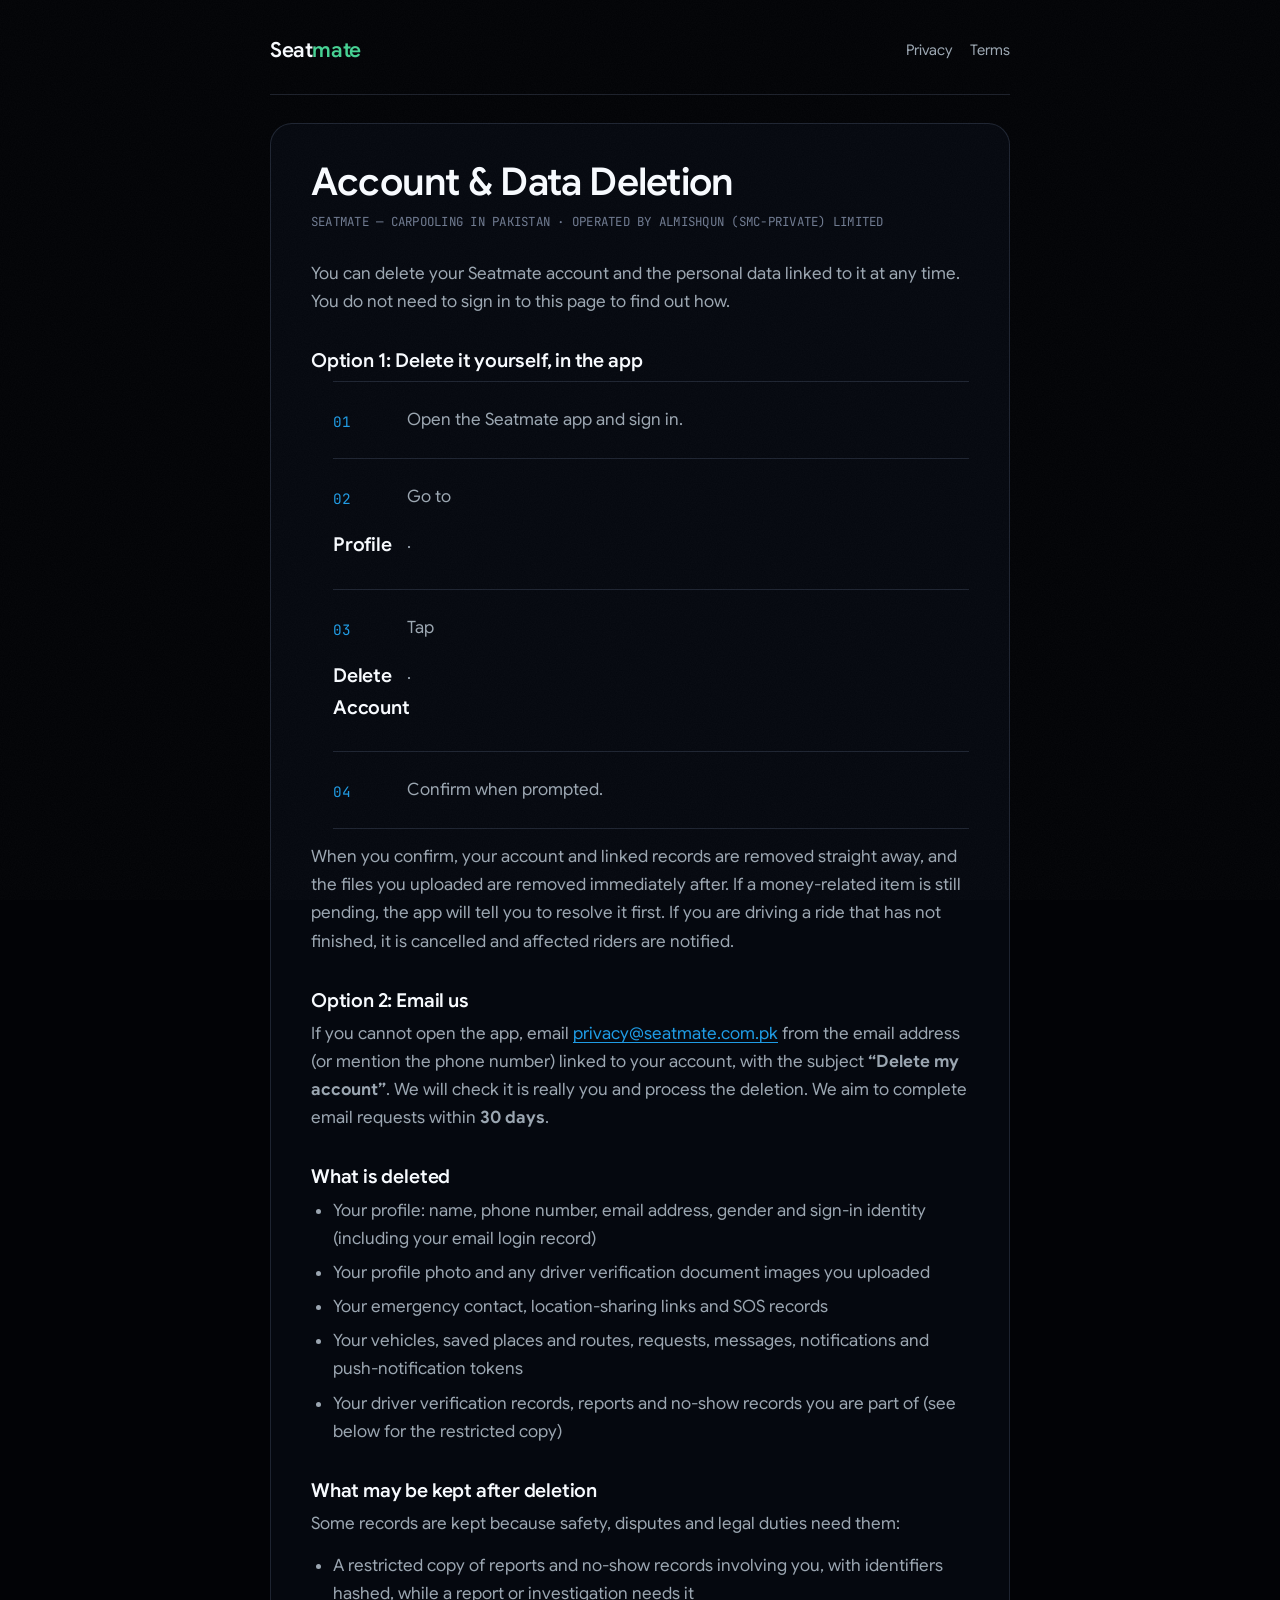
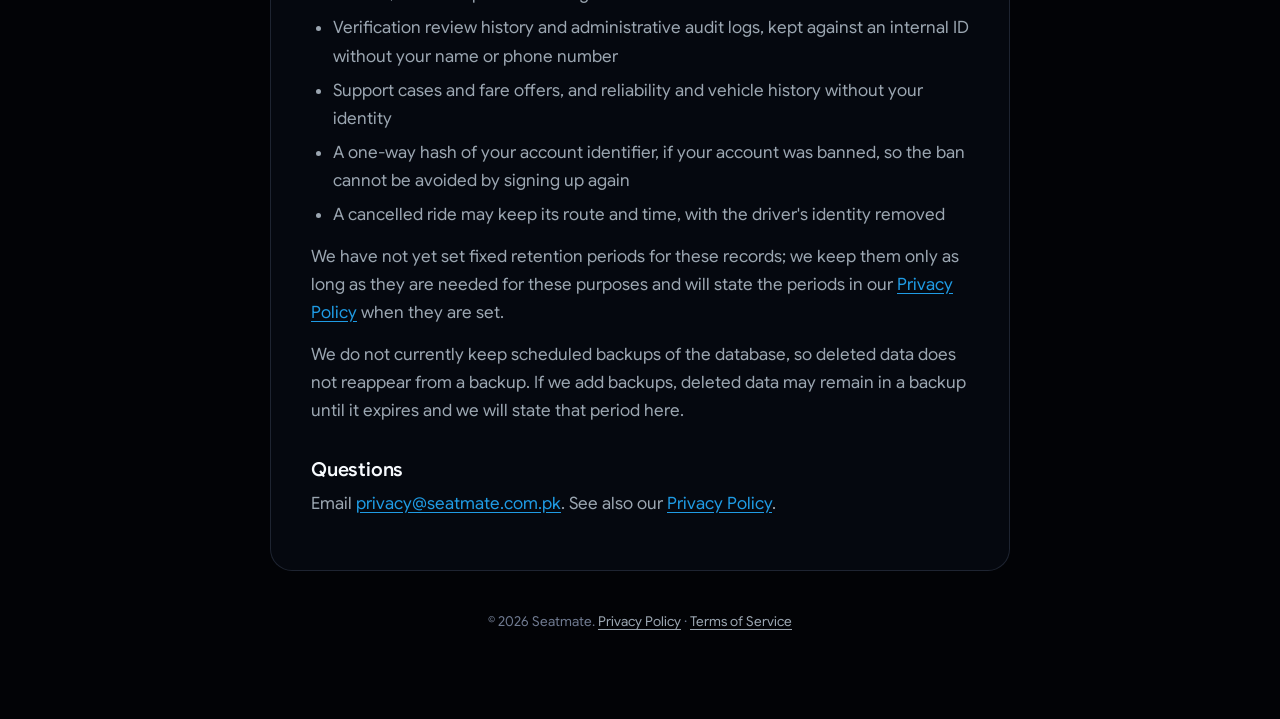
<file: data-deletion.html>
<!DOCTYPE html>
<html lang="en">
<head>
<meta charset="UTF-8">
<!-- HTTP to HTTPS fallback: the server-side redirect is a Cloudflare/Pages setting; this covers the gap -->
<script>if(location.protocol==="http:"&&location.hostname==="seatmate.com.pk"){location.replace("https://"+location.host+location.pathname+location.search+location.hash)}</script>
<meta name="viewport" content="width=device-width, initial-scale=1.0">
<title>Data Deletion — Seatmate</title>
<meta name="description" content="How to delete your Seatmate account and data, what is removed, and what is kept.">
<meta name="theme-color" content="#06080f">
<link rel="canonical" href="https://seatmate.com.pk/data-deletion.html">
<link rel="icon" href="data:image/svg+xml,%3Csvg xmlns='http://www.w3.org/2000/svg' viewBox='0 0 64 64'%3E%3Crect width='64' height='64' rx='14' fill='%231F6B4E'/%3E%3Ctext x='32' y='45' font-family='Arial,sans-serif' font-size='38' font-weight='700' text-anchor='middle' fill='%23FAF6EC'%3ES%3C/text%3E%3C/svg%3E">
<link rel="stylesheet" href="/site.css?v=20261014e">
</head>
<body>
<div class="wrap">
  <header class="site">
    <a class="logo" href="/">Seat<span>mate</span></a>
    <nav class="legal-nav">
      <a href="privacy-policy.html">Privacy</a>
      <a href="terms-of-service.html">Terms</a>
    </nav>
  </header>

  <div class="card">
    <h1>Account &amp; Data Deletion</h1>
    <div class="meta">Seatmate — carpooling in Pakistan · Operated by ALMISHQUN (SMC-PRIVATE) LIMITED</div>

    <p>You can delete your Seatmate account and the personal data linked to it at any time. You do not need to sign in to this page to find out how.</p>

    <h2>Option 1: Delete it yourself, in the app</h2>
    <div class="steps">
      <ol>
        <li>Open the Seatmate app and sign in.</li>
        <li>Go to <strong>Profile</strong>.</li>
        <li>Tap <strong>Delete Account</strong>.</li>
        <li>Confirm when prompted.</li>
      </ol>
    </div>
    <p>When you confirm, your account and linked records are removed straight away, and the files you uploaded are removed immediately after. If a money-related item is still pending, the app will tell you to resolve it first. If you are driving a ride that has not finished, it is cancelled and affected riders are notified.</p>

    <h2>Option 2: Email us</h2>
    <p>If you cannot open the app, email <a href="mailto:privacy@seatmate.com.pk">privacy@seatmate.com.pk</a> from the email address (or mention the phone number) linked to your account, with the subject <strong>&ldquo;Delete my account&rdquo;</strong>. We will check it is really you and process the deletion. We aim to complete email requests within <strong>30 days</strong>.</p>

    <h2>What is deleted</h2>
    <ul>
      <li>Your profile: name, phone number, email address, gender and sign-in identity (including your email login record)</li>
      <li>Your profile photo and any driver verification document images you uploaded</li>
      <li>Your emergency contact, location-sharing links and SOS records</li>
      <li>Your vehicles, saved places and routes, requests, messages, notifications and push-notification tokens</li>
      <li>Your driver verification records, reports and no-show records you are part of (see below for the restricted copy)</li>
    </ul>

    <h2>What may be kept after deletion</h2>
    <p>Some records are kept because safety, disputes and legal duties need them:</p>
    <ul>
      <li>A restricted copy of reports and no-show records involving you, with identifiers hashed, while a report or investigation needs it</li>
      <li>Verification review history and administrative audit logs, kept against an internal ID without your name or phone number</li>
      <li>Support cases and fare offers, and reliability and vehicle history without your identity</li>
      <li>A one-way hash of your account identifier, if your account was banned, so the ban cannot be avoided by signing up again</li>
      <li>A cancelled ride may keep its route and time, with the driver's identity removed</li>
    </ul>
    <p>We have not yet set fixed retention periods for these records; we keep them only as long as they are needed for these purposes and will state the periods in our <a href="privacy-policy.html">Privacy Policy</a> when they are set.</p>
    <p>We do not currently keep scheduled backups of the database, so deleted data does not reappear from a backup. If we add backups, deleted data may remain in a backup until it expires and we will state that period here.</p>

    <h2>Questions</h2>
    <p>Email <a href="mailto:privacy@seatmate.com.pk">privacy@seatmate.com.pk</a>. See also our <a href="privacy-policy.html">Privacy Policy</a>.</p>
  </div>

  <footer class="site">
    <p>&copy; 2026 Seatmate. <a href="privacy-policy.html">Privacy Policy</a> · <a href="terms-of-service.html">Terms of Service</a></p>
  </footer>
</div>
<script src="/site.js?v=20261014e" defer></script>
</body>
</html>
</file>
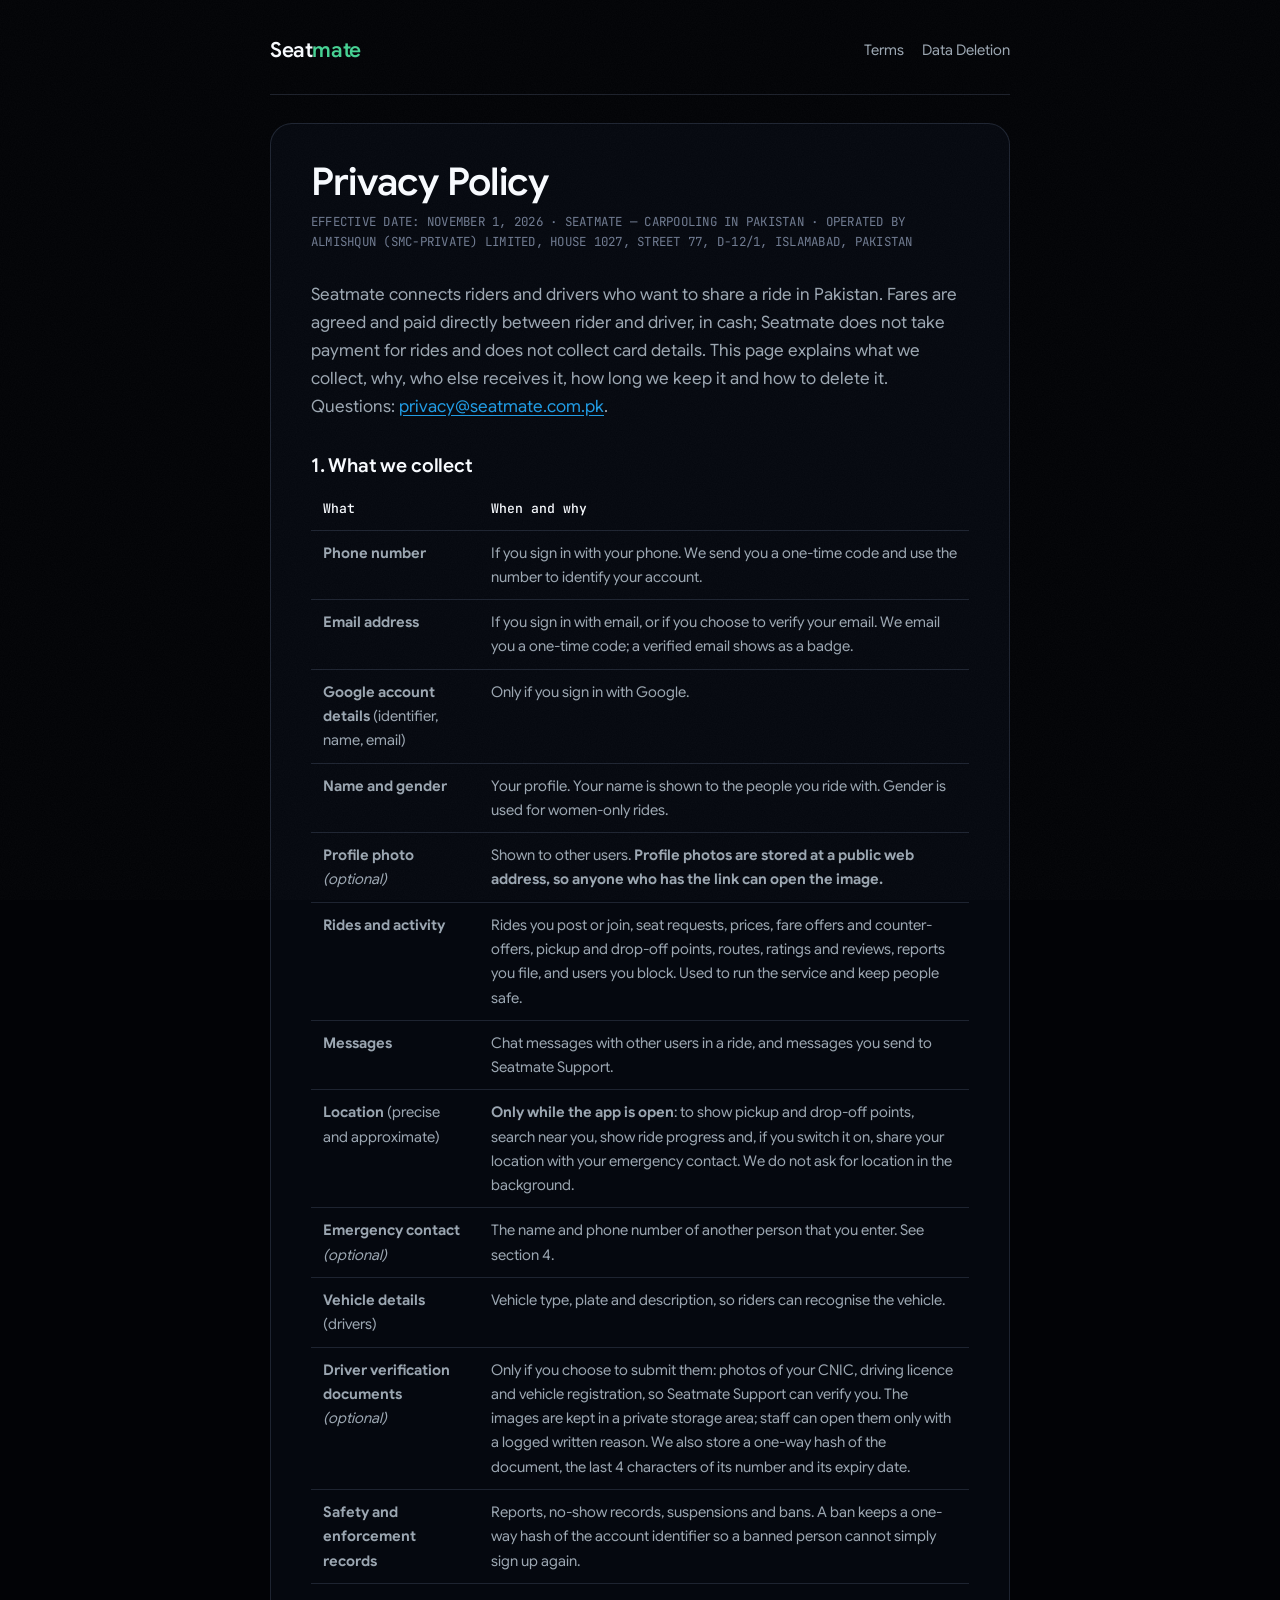
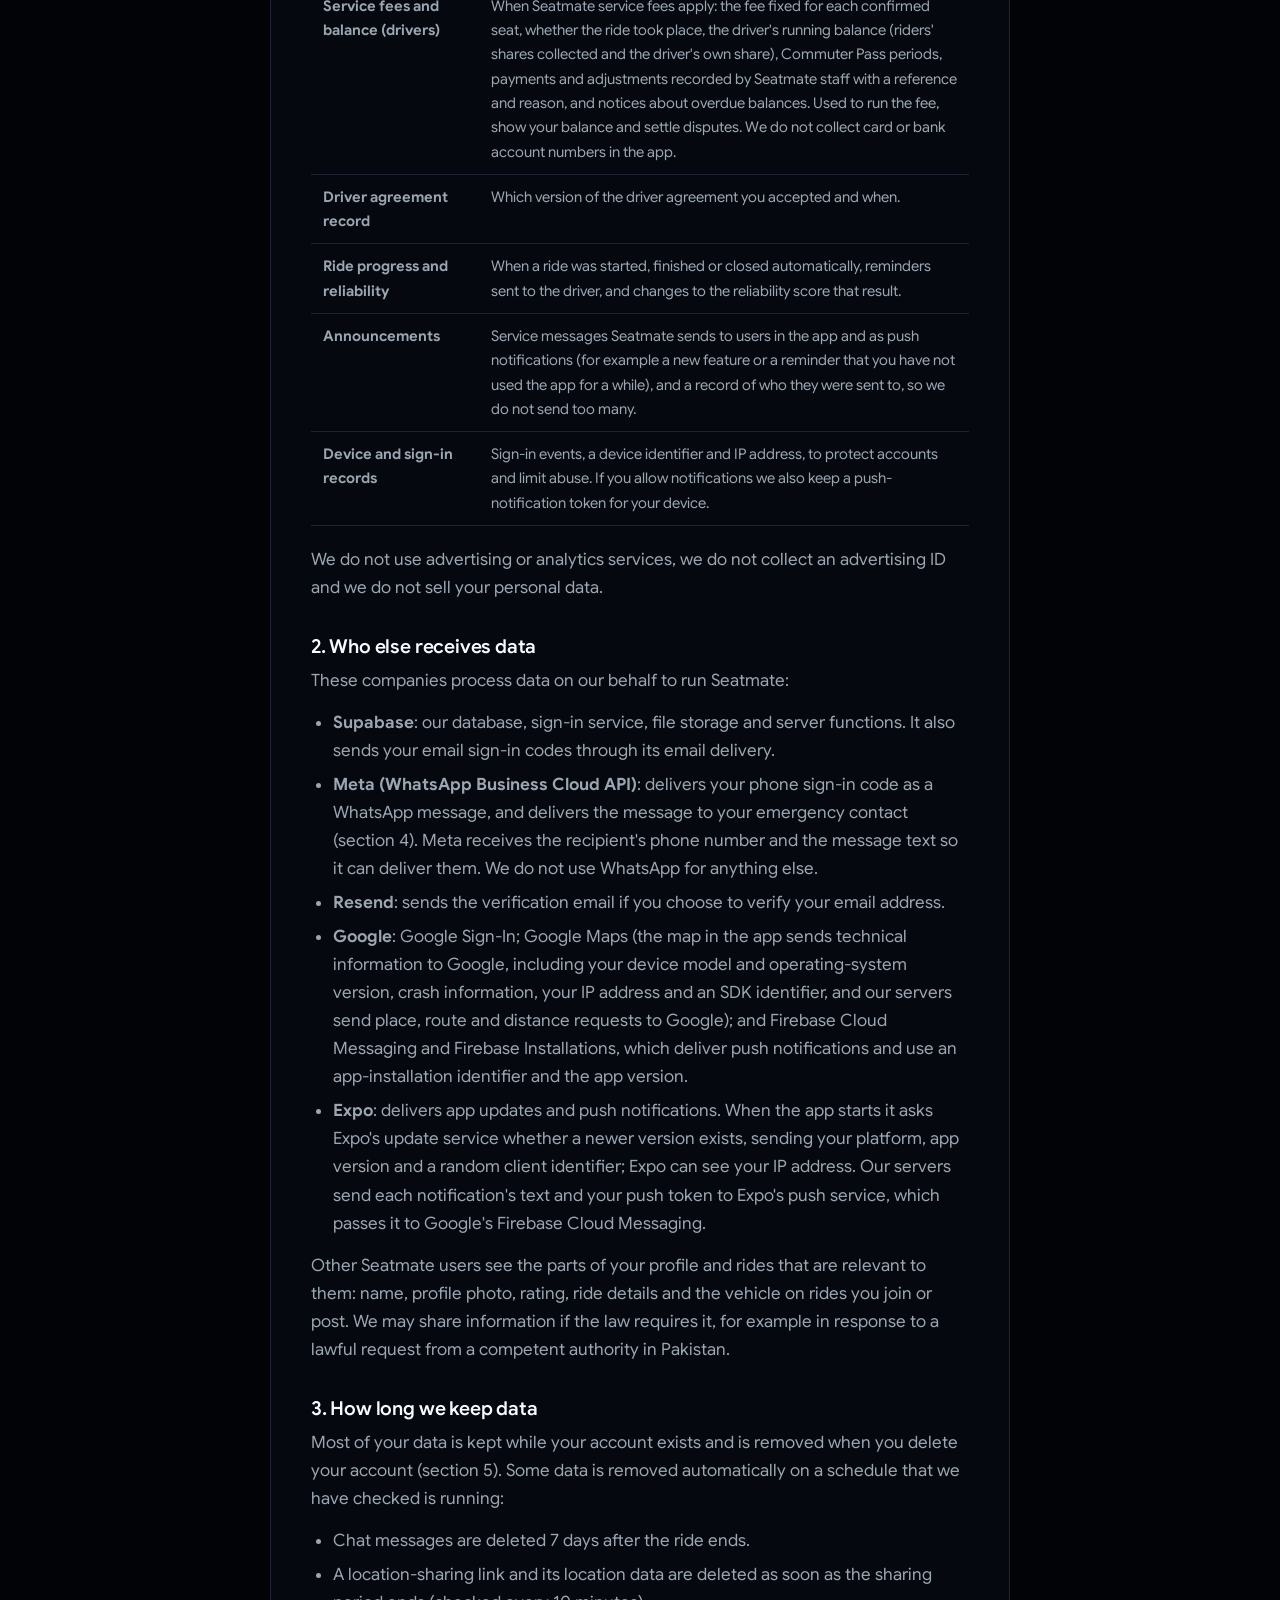
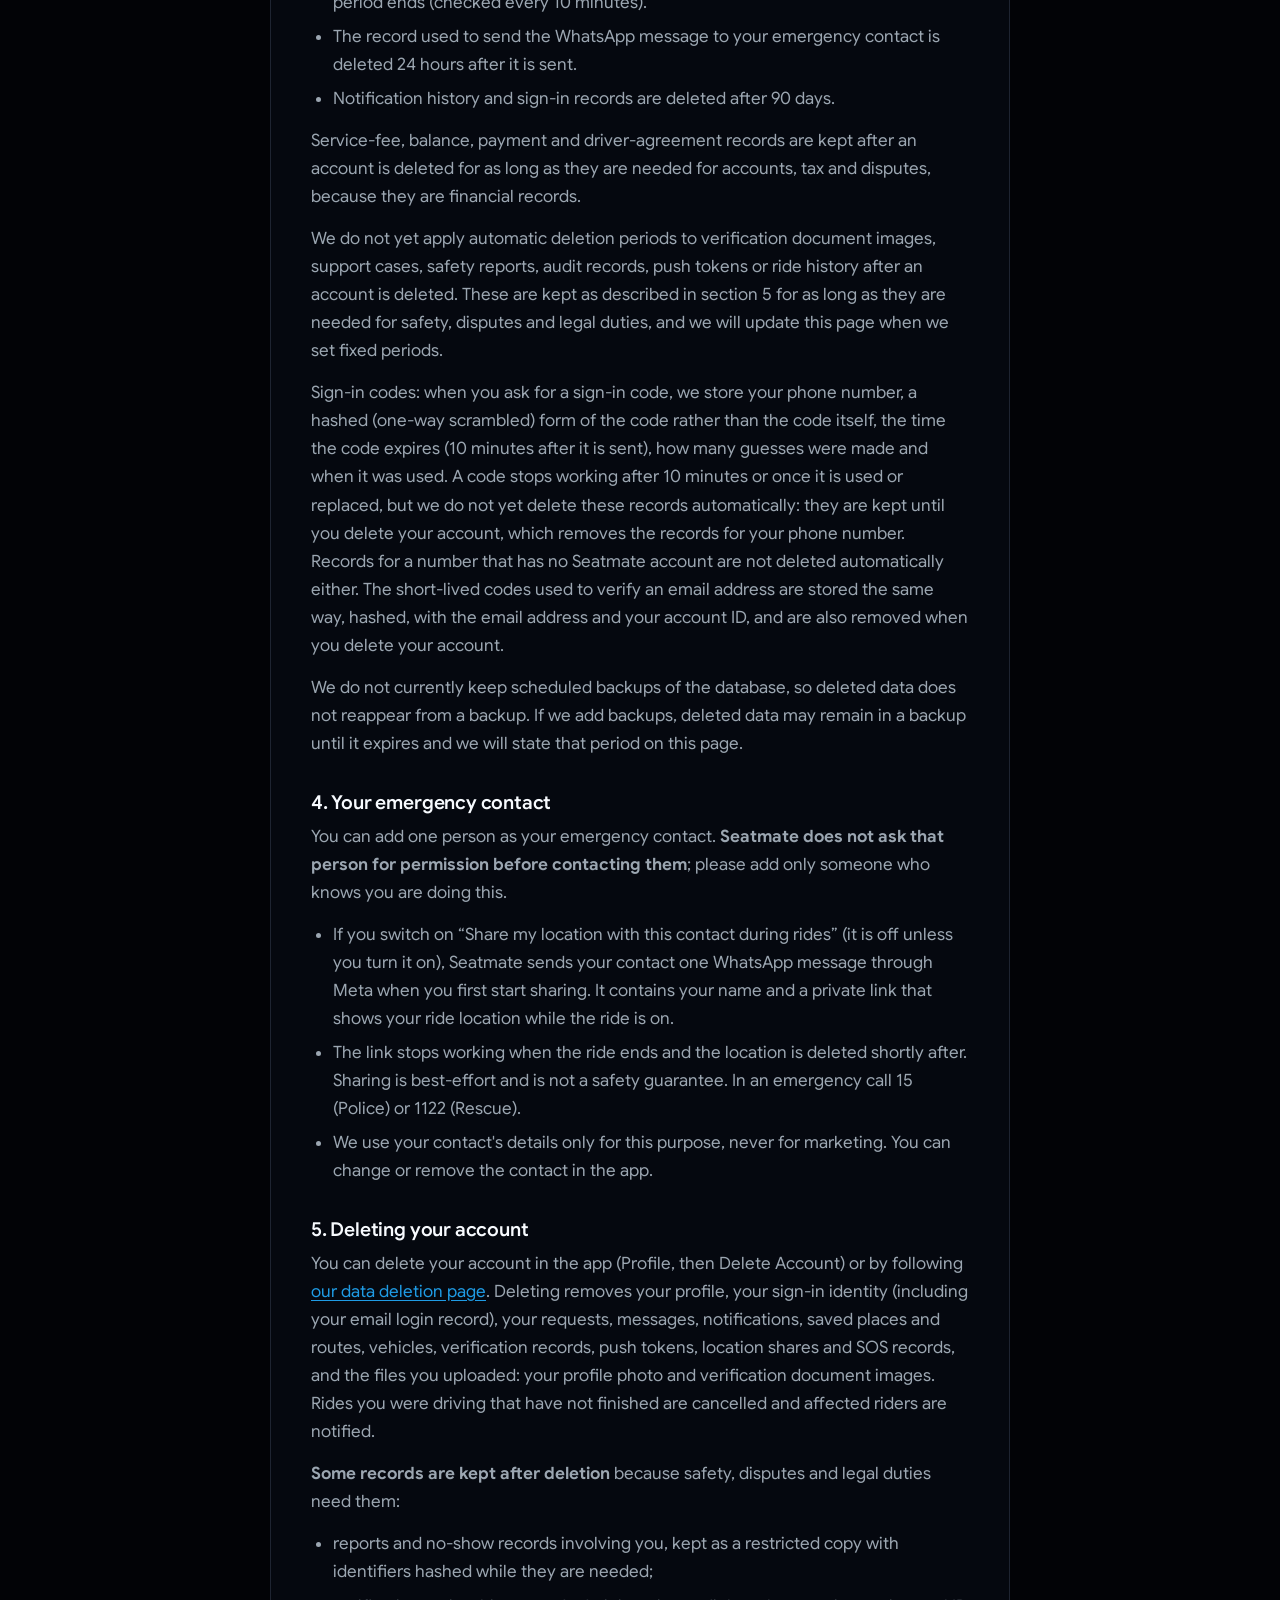
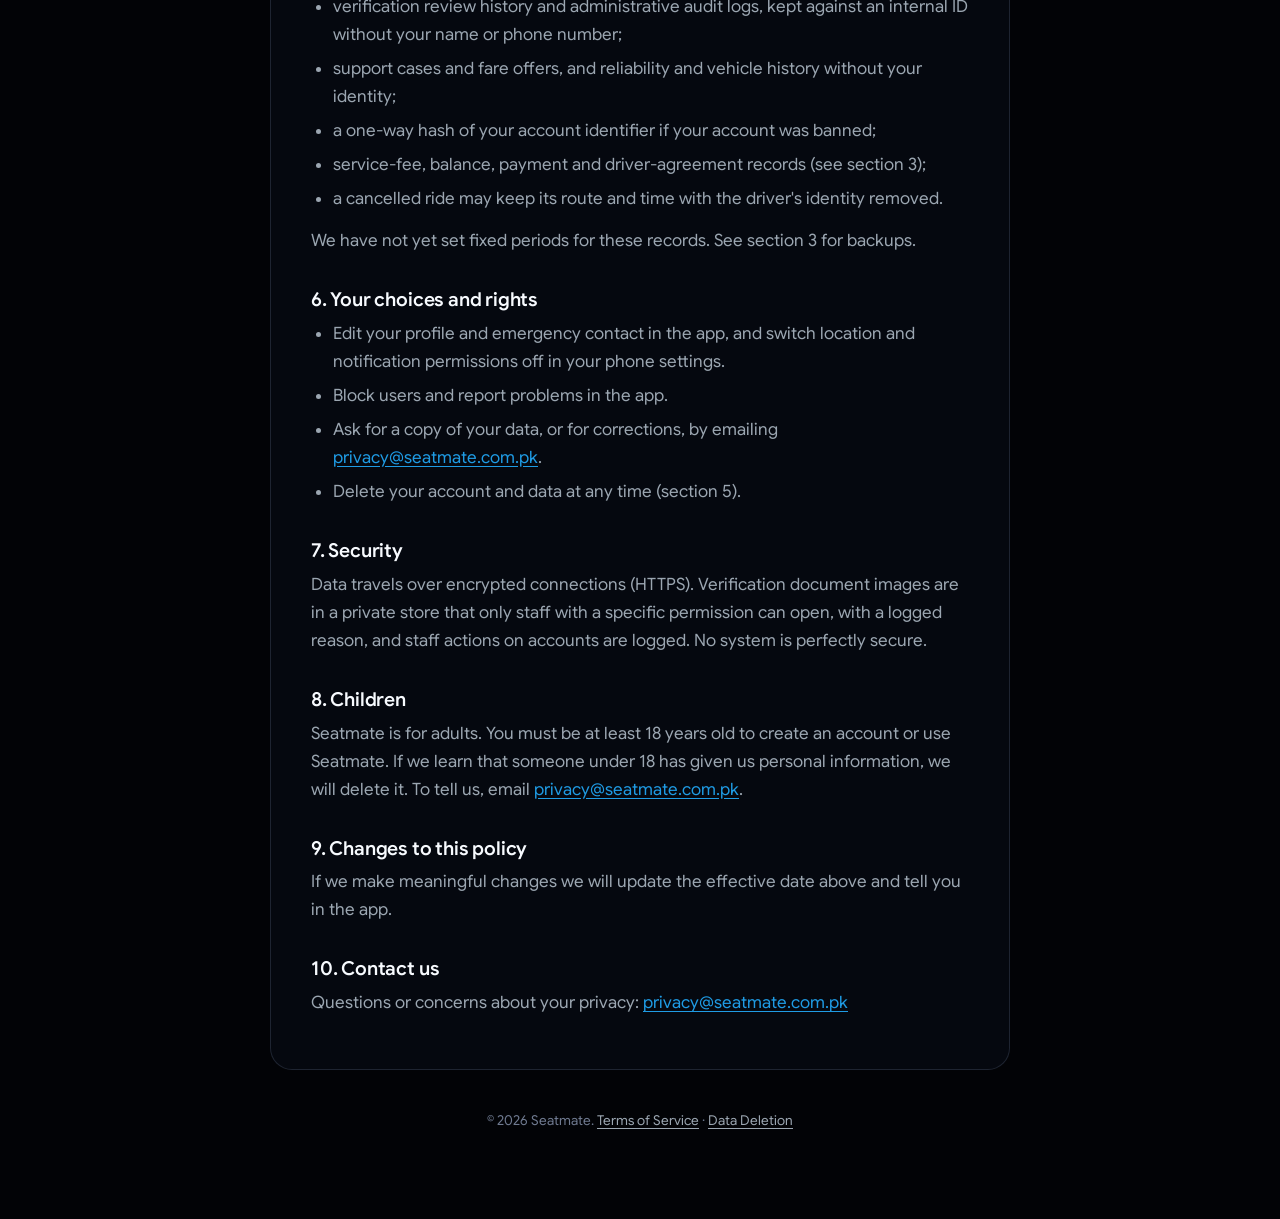
<file: privacy-policy.html>
<!DOCTYPE html>
<html lang="en">
<head>
<meta charset="UTF-8">
<!-- HTTP to HTTPS fallback: the server-side redirect is a Cloudflare/Pages setting; this covers the gap -->
<script>if(location.protocol==="http:"&&location.hostname==="seatmate.com.pk"){location.replace("https://"+location.host+location.pathname+location.search+location.hash)}</script>
<meta name="viewport" content="width=device-width, initial-scale=1.0">
<title>Privacy Policy — Seatmate</title>
<meta name="description" content="How Seatmate collects, uses, shares and deletes your information, and how to contact us about privacy.">
<meta name="theme-color" content="#06080f">
<link rel="canonical" href="https://seatmate.com.pk/privacy-policy.html">
<link rel="icon" href="data:image/svg+xml,%3Csvg xmlns='http://www.w3.org/2000/svg' viewBox='0 0 64 64'%3E%3Crect width='64' height='64' rx='14' fill='%231F6B4E'/%3E%3Ctext x='32' y='45' font-family='Arial,sans-serif' font-size='38' font-weight='700' text-anchor='middle' fill='%23FAF6EC'%3ES%3C/text%3E%3C/svg%3E">
<link rel="stylesheet" href="/site.css?v=20261014e">
</head>
<body>
<div class="wrap">
  <header class="site">
    <a class="logo" href="/">Seat<span>mate</span></a>
    <nav class="legal-nav">
      <a href="terms-of-service.html">Terms</a>
      <a href="data-deletion.html">Data Deletion</a>
    </nav>
  </header>

  <div class="card">
    <h1>Privacy Policy</h1>
    <div class="meta">Effective date: November 1, 2026 · Seatmate — carpooling in Pakistan · Operated by ALMISHQUN (SMC-PRIVATE) LIMITED, House 1027, Street 77, D-12/1, Islamabad, Pakistan</div>

    <p>Seatmate connects riders and drivers who want to share a ride in Pakistan. Fares are agreed and paid directly between rider and driver, in cash; Seatmate does not take payment for rides and does not collect card details. This page explains what we collect, why, who else receives it, how long we keep it and how to delete it. Questions: <a href="mailto:privacy@seatmate.com.pk">privacy@seatmate.com.pk</a>.</p>

    <h2>1. What we collect</h2>
    <table>
      <tr><th>What</th><th>When and why</th></tr>
      <tr><td><strong>Phone number</strong></td><td>If you sign in with your phone. We send you a one-time code and use the number to identify your account.</td></tr>
      <tr><td><strong>Email address</strong></td><td>If you sign in with email, or if you choose to verify your email. We email you a one-time code; a verified email shows as a badge.</td></tr>
      <tr><td><strong>Google account details</strong> (identifier, name, email)</td><td>Only if you sign in with Google.</td></tr>
      <tr><td><strong>Name and gender</strong></td><td>Your profile. Your name is shown to the people you ride with. Gender is used for women-only rides.</td></tr>
      <tr><td><strong>Profile photo</strong> <em>(optional)</em></td><td>Shown to other users. <strong>Profile photos are stored at a public web address, so anyone who has the link can open the image.</strong></td></tr>
      <tr><td><strong>Rides and activity</strong></td><td>Rides you post or join, seat requests, prices, fare offers and counter-offers, pickup and drop-off points, routes, ratings and reviews, reports you file, and users you block. Used to run the service and keep people safe.</td></tr>
      <tr><td><strong>Messages</strong></td><td>Chat messages with other users in a ride, and messages you send to Seatmate Support.</td></tr>
      <tr><td><strong>Location</strong> (precise and approximate)</td><td><strong>Only while the app is open</strong>: to show pickup and drop-off points, search near you, show ride progress and, if you switch it on, share your location with your emergency contact. We do not ask for location in the background.</td></tr>
      <tr><td><strong>Emergency contact</strong> <em>(optional)</em></td><td>The name and phone number of another person that you enter. See section 4.</td></tr>
      <tr><td><strong>Vehicle details</strong> (drivers)</td><td>Vehicle type, plate and description, so riders can recognise the vehicle.</td></tr>
      <tr><td><strong>Driver verification documents</strong> <em>(optional)</em></td><td>Only if you choose to submit them: photos of your CNIC, driving licence and vehicle registration, so Seatmate Support can verify you. The images are kept in a private storage area; staff can open them only with a logged written reason. We also store a one-way hash of the document, the last 4 characters of its number and its expiry date.</td></tr>
      <tr><td><strong>Safety and enforcement records</strong></td><td>Reports, no-show records, suspensions and bans. A ban keeps a one-way hash of the account identifier so a banned person cannot simply sign up again.</td></tr>
      <tr><td><strong>Service fees and balance (drivers)</strong></td><td>When Seatmate service fees apply: the fee fixed for each confirmed seat, whether the ride took place, the driver's running balance (riders' shares collected and the driver's own share), Commuter Pass periods, payments and adjustments recorded by Seatmate staff with a reference and reason, and notices about overdue balances. Used to run the fee, show your balance and settle disputes. We do not collect card or bank account numbers in the app.</td></tr>
      <tr><td><strong>Driver agreement record</strong></td><td>Which version of the driver agreement you accepted and when.</td></tr>
      <tr><td><strong>Ride progress and reliability</strong></td><td>When a ride was started, finished or closed automatically, reminders sent to the driver, and changes to the reliability score that result.</td></tr>
      <tr><td><strong>Announcements</strong></td><td>Service messages Seatmate sends to users in the app and as push notifications (for example a new feature or a reminder that you have not used the app for a while), and a record of who they were sent to, so we do not send too many.</td></tr>
      <tr><td><strong>Device and sign-in records</strong></td><td>Sign-in events, a device identifier and IP address, to protect accounts and limit abuse. If you allow notifications we also keep a push-notification token for your device.</td></tr>
    </table>
    <p>We do not use advertising or analytics services, we do not collect an advertising ID and we do not sell your personal data.</p>

    <h2>2. Who else receives data</h2>
    <p>These companies process data on our behalf to run Seatmate:</p>
    <ul>
      <li><strong>Supabase</strong>: our database, sign-in service, file storage and server functions. It also sends your email sign-in codes through its email delivery.</li>
      <li><strong>Meta (WhatsApp Business Cloud API)</strong>: delivers your phone sign-in code as a WhatsApp message, and delivers the message to your emergency contact (section 4). Meta receives the recipient's phone number and the message text so it can deliver them. We do not use WhatsApp for anything else.</li>
      <li><strong>Resend</strong>: sends the verification email if you choose to verify your email address.</li>
      <li><strong>Google</strong>: Google Sign-In; Google Maps (the map in the app sends technical information to Google, including your device model and operating-system version, crash information, your IP address and an SDK identifier, and our servers send place, route and distance requests to Google); and Firebase Cloud Messaging and Firebase Installations, which deliver push notifications and use an app-installation identifier and the app version.</li>
      <li><strong>Expo</strong>: delivers app updates and push notifications. When the app starts it asks Expo's update service whether a newer version exists, sending your platform, app version and a random client identifier; Expo can see your IP address. Our servers send each notification's text and your push token to Expo's push service, which passes it to Google's Firebase Cloud Messaging.</li>
    </ul>
    <p>Other Seatmate users see the parts of your profile and rides that are relevant to them: name, profile photo, rating, ride details and the vehicle on rides you join or post. We may share information if the law requires it, for example in response to a lawful request from a competent authority in Pakistan.</p>

    <h2>3. How long we keep data</h2>
    <p>Most of your data is kept while your account exists and is removed when you delete your account (section 5). Some data is removed automatically on a schedule that we have checked is running:</p>
    <ul>
      <li>Chat messages are deleted 7 days after the ride ends.</li>
      <li>A location-sharing link and its location data are deleted as soon as the sharing period ends (checked every 10 minutes).</li>
      <li>The record used to send the WhatsApp message to your emergency contact is deleted 24 hours after it is sent.</li>
      <li>Notification history and sign-in records are deleted after 90 days.</li>
    </ul>
    <p>Service-fee, balance, payment and driver-agreement records are kept after an account is deleted for as long as they are needed for accounts, tax and disputes, because they are financial records.</p>
    <p>We do not yet apply automatic deletion periods to verification document images, support cases, safety reports, audit records, push tokens or ride history after an account is deleted. These are kept as described in section 5 for as long as they are needed for safety, disputes and legal duties, and we will update this page when we set fixed periods.</p>
    <p>Sign-in codes: when you ask for a sign-in code, we store your phone number, a hashed (one-way scrambled) form of the code rather than the code itself, the time the code expires (10 minutes after it is sent), how many guesses were made and when it was used. A code stops working after 10 minutes or once it is used or replaced, but we do not yet delete these records automatically: they are kept until you delete your account, which removes the records for your phone number. Records for a number that has no Seatmate account are not deleted automatically either. The short-lived codes used to verify an email address are stored the same way, hashed, with the email address and your account ID, and are also removed when you delete your account.</p>
    <p>We do not currently keep scheduled backups of the database, so deleted data does not reappear from a backup. If we add backups, deleted data may remain in a backup until it expires and we will state that period on this page.</p>

    <h2>4. Your emergency contact</h2>
    <p>You can add one person as your emergency contact. <strong>Seatmate does not ask that person for permission before contacting them</strong>; please add only someone who knows you are doing this.</p>
    <ul>
      <li>If you switch on &ldquo;Share my location with this contact during rides&rdquo; (it is off unless you turn it on), Seatmate sends your contact one WhatsApp message through Meta when you first start sharing. It contains your name and a private link that shows your ride location while the ride is on.</li>
      <li>The link stops working when the ride ends and the location is deleted shortly after. Sharing is best-effort and is not a safety guarantee. In an emergency call 15 (Police) or 1122 (Rescue).</li>
      <li>We use your contact's details only for this purpose, never for marketing. You can change or remove the contact in the app.</li>
    </ul>

    <h2>5. Deleting your account</h2>
    <p>You can delete your account in the app (Profile, then Delete Account) or by following <a href="data-deletion.html">our data deletion page</a>. Deleting removes your profile, your sign-in identity (including your email login record), your requests, messages, notifications, saved places and routes, vehicles, verification records, push tokens, location shares and SOS records, and the files you uploaded: your profile photo and verification document images. Rides you were driving that have not finished are cancelled and affected riders are notified.</p>
    <p><strong>Some records are kept after deletion</strong> because safety, disputes and legal duties need them:</p>
    <ul>
      <li>reports and no-show records involving you, kept as a restricted copy with identifiers hashed while they are needed;</li>
      <li>verification review history and administrative audit logs, kept against an internal ID without your name or phone number;</li>
      <li>support cases and fare offers, and reliability and vehicle history without your identity;</li>
      <li>a one-way hash of your account identifier if your account was banned;</li>
      <li>service-fee, balance, payment and driver-agreement records (see section 3);</li>
      <li>a cancelled ride may keep its route and time with the driver's identity removed.</li>
    </ul>
    <p>We have not yet set fixed periods for these records. See section 3 for backups.</p>

    <h2>6. Your choices and rights</h2>
    <ul>
      <li>Edit your profile and emergency contact in the app, and switch location and notification permissions off in your phone settings.</li>
      <li>Block users and report problems in the app.</li>
      <li>Ask for a copy of your data, or for corrections, by emailing <a href="mailto:privacy@seatmate.com.pk">privacy@seatmate.com.pk</a>.</li>
      <li>Delete your account and data at any time (section 5).</li>
    </ul>

    <h2>7. Security</h2>
    <p>Data travels over encrypted connections (HTTPS). Verification document images are in a private store that only staff with a specific permission can open, with a logged reason, and staff actions on accounts are logged. No system is perfectly secure.</p>

    <h2>8. Children</h2>
    <p>Seatmate is for adults. You must be at least 18 years old to create an account or use Seatmate. If we learn that someone under 18 has given us personal information, we will delete it. To tell us, email <a href="mailto:privacy@seatmate.com.pk">privacy@seatmate.com.pk</a>.</p>

    <h2>9. Changes to this policy</h2>
    <p>If we make meaningful changes we will update the effective date above and tell you in the app.</p>

    <h2>10. Contact us</h2>
    <p>Questions or concerns about your privacy: <a href="mailto:privacy@seatmate.com.pk">privacy@seatmate.com.pk</a></p>
  </div>

  <footer class="site">
    <p>&copy; 2026 Seatmate. <a href="terms-of-service.html">Terms of Service</a> · <a href="data-deletion.html">Data Deletion</a></p>
  </footer>
</div>
<script src="/site.js?v=20261014e" defer></script>
</body>
</html>
</file>
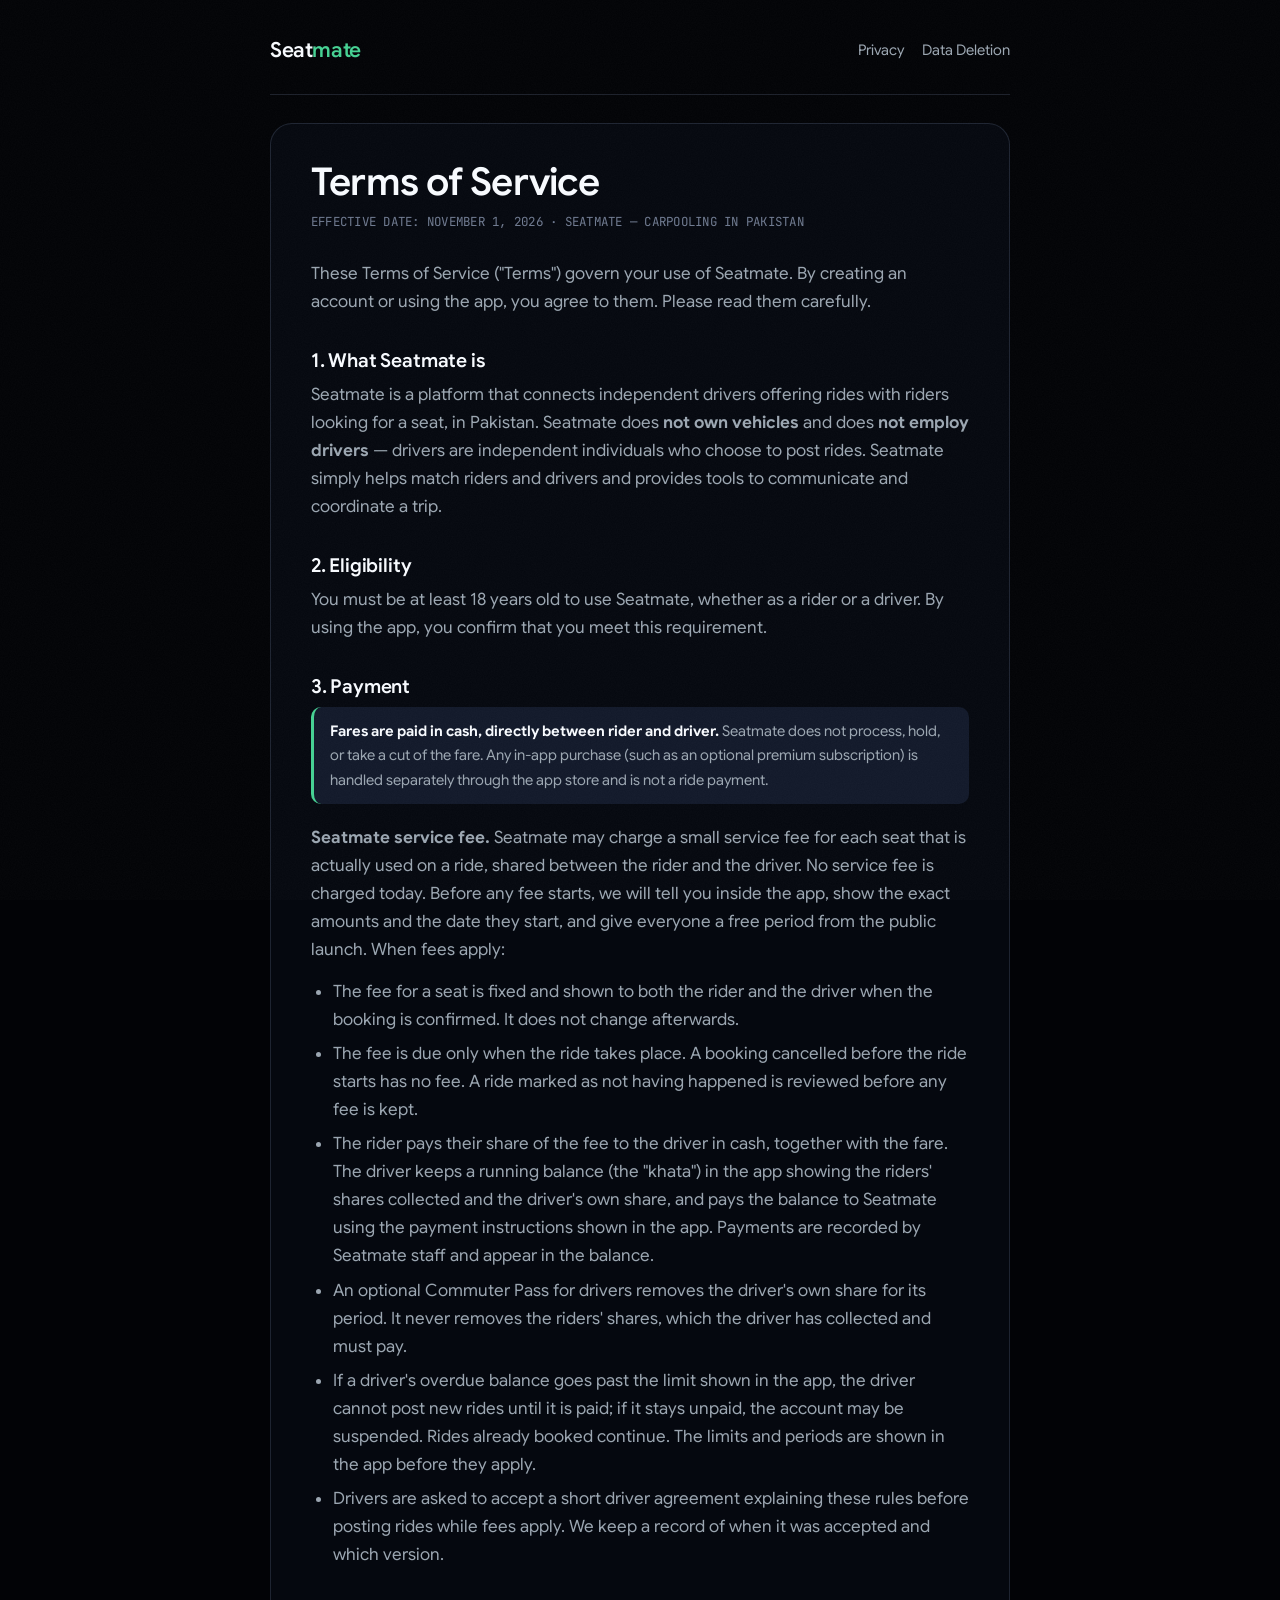
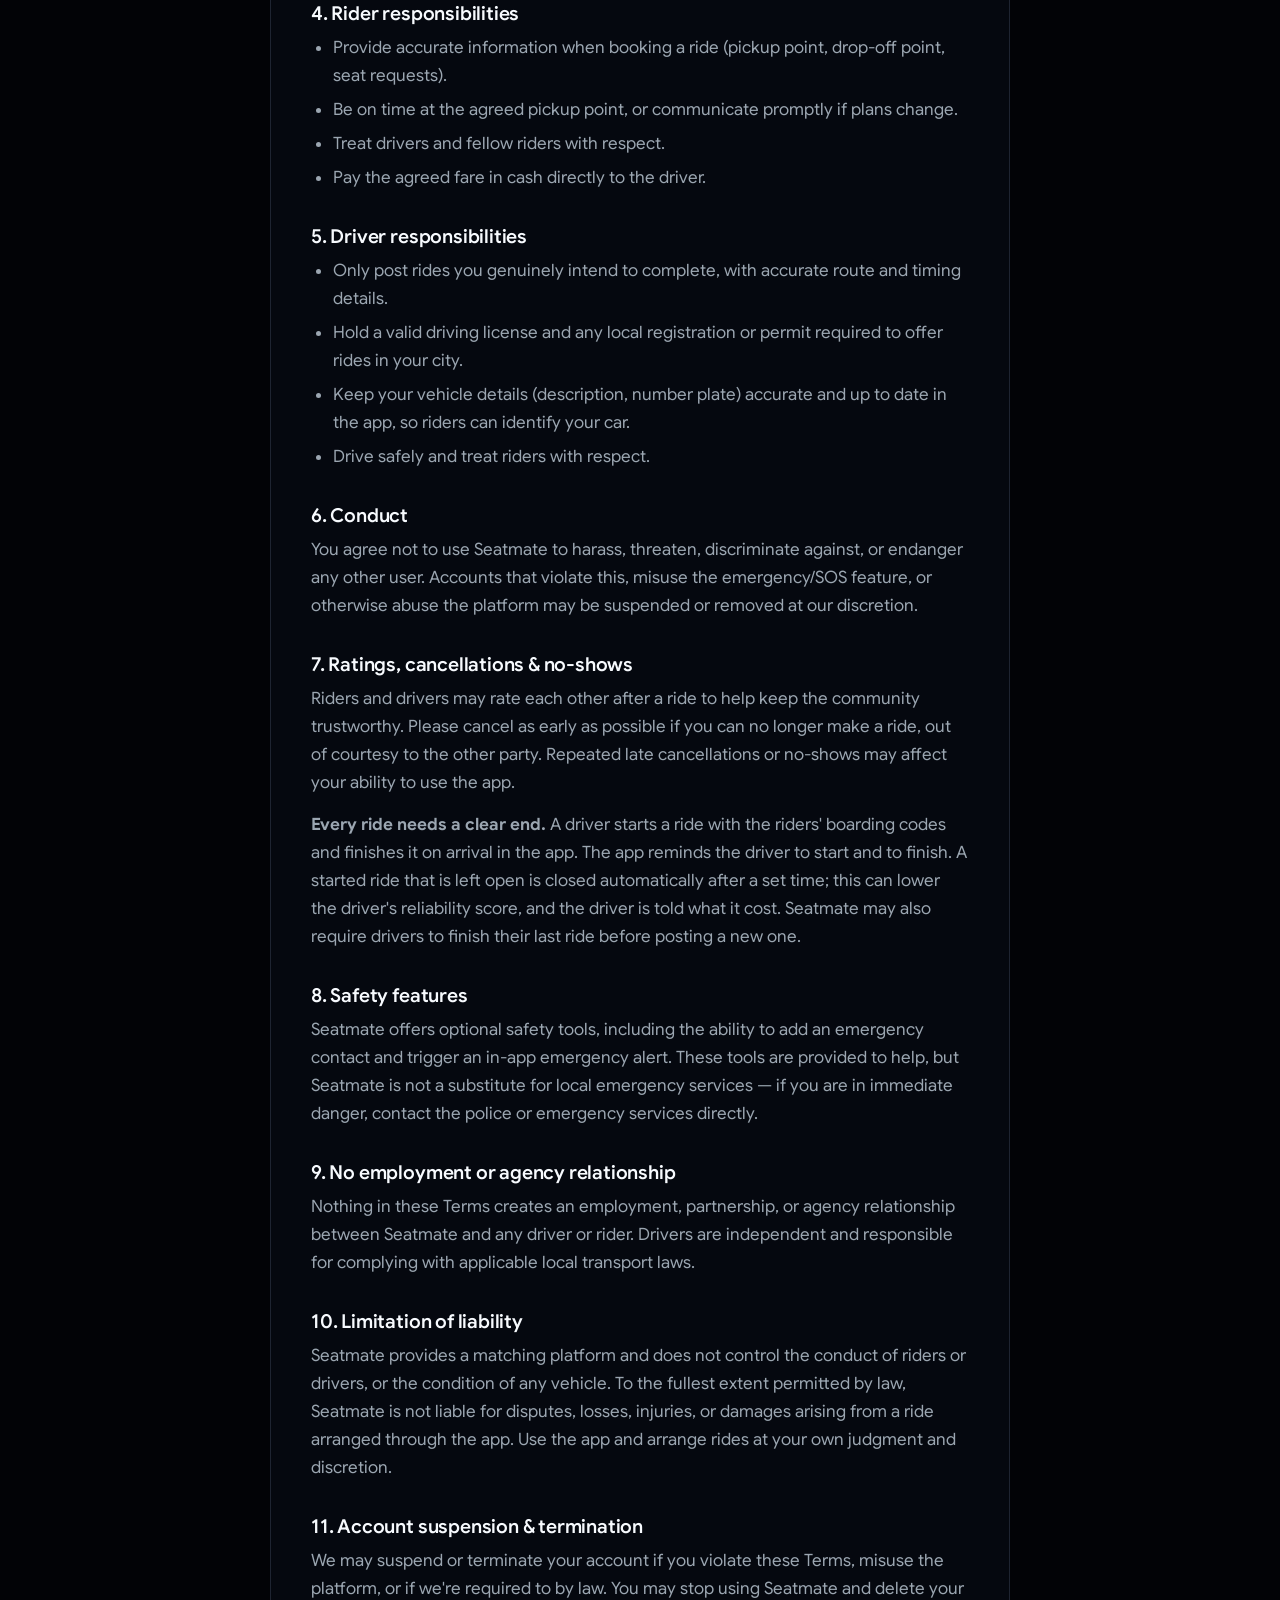
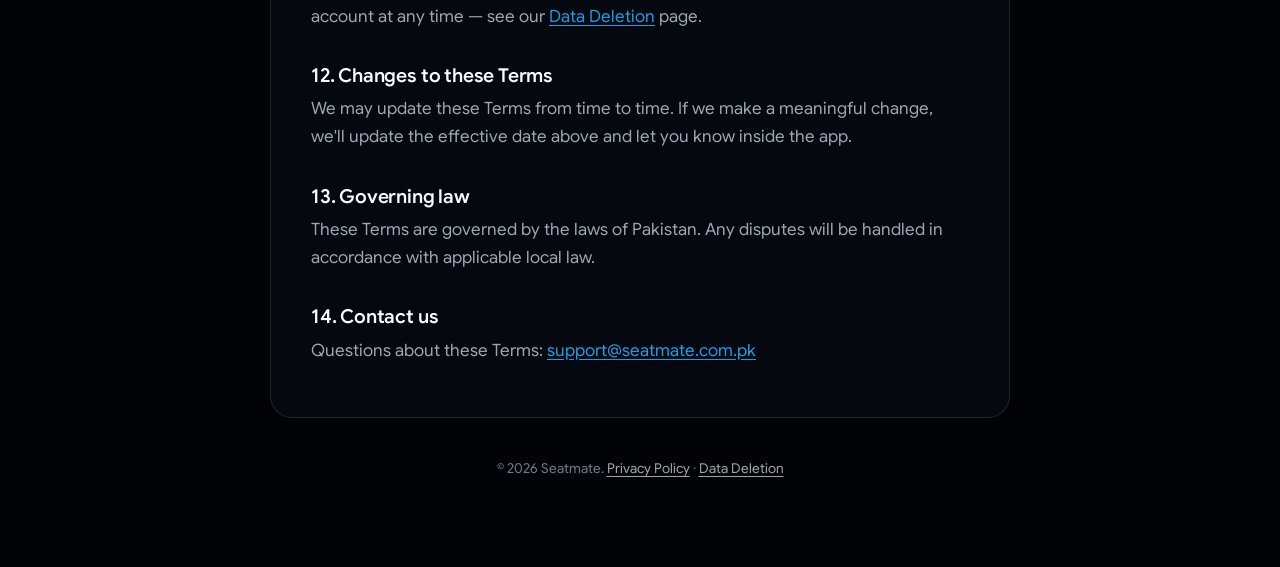
<file: terms-of-service.html>
<!DOCTYPE html>
<html lang="en">
<head>
<meta charset="UTF-8">
<!-- HTTP to HTTPS fallback: the server-side redirect is a Cloudflare/Pages setting; this covers the gap -->
<script>if(location.protocol==="http:"&&location.hostname==="seatmate.com.pk"){location.replace("https://"+location.host+location.pathname+location.search+location.hash)}</script>
<meta name="viewport" content="width=device-width, initial-scale=1.0">
<title>Terms of Service — Seatmate</title>
<meta name="description" content="The terms for using Seatmate, the carpooling app for Pakistan.">
<meta name="theme-color" content="#06080f">
<link rel="canonical" href="https://seatmate.com.pk/terms-of-service.html">
<link rel="icon" href="data:image/svg+xml,%3Csvg xmlns='http://www.w3.org/2000/svg' viewBox='0 0 64 64'%3E%3Crect width='64' height='64' rx='14' fill='%231F6B4E'/%3E%3Ctext x='32' y='45' font-family='Arial,sans-serif' font-size='38' font-weight='700' text-anchor='middle' fill='%23FAF6EC'%3ES%3C/text%3E%3C/svg%3E">
<link rel="stylesheet" href="/site.css?v=20261014e">
</head>
<body>
<div class="wrap">
  <header class="site">
    <a class="logo" href="/">Seat<span>mate</span></a>
    <nav class="legal-nav">
      <a href="privacy-policy.html">Privacy</a>
      <a href="data-deletion.html">Data Deletion</a>
    </nav>
  </header>

  <div class="card">
    <h1>Terms of Service</h1>
    <div class="meta">Effective date: November 1, 2026 · Seatmate — carpooling in Pakistan</div>

    <p>These Terms of Service ("Terms") govern your use of Seatmate. By creating an account or using the app, you agree to them. Please read them carefully.</p>

    <h2>1. What Seatmate is</h2>
    <p>Seatmate is a platform that connects independent drivers offering rides with riders looking for a seat, in Pakistan. Seatmate does <strong>not own vehicles</strong> and does <strong>not employ drivers</strong> — drivers are independent individuals who choose to post rides. Seatmate simply helps match riders and drivers and provides tools to communicate and coordinate a trip.</p>

    <h2>2. Eligibility</h2>
    <p>You must be at least 18 years old to use Seatmate, whether as a rider or a driver. By using the app, you confirm that you meet this requirement.</p>

    <h2>3. Payment</h2>
    <div class="callout">
      <strong>Fares are paid in cash, directly between rider and driver.</strong> Seatmate does not process, hold, or take a cut of the fare. Any in-app purchase (such as an optional premium subscription) is handled separately through the app store and is not a ride payment.
    </div>
    <p><strong>Seatmate service fee.</strong> Seatmate may charge a small service fee for each seat that is actually used on a ride, shared between the rider and the driver. No service fee is charged today. Before any fee starts, we will tell you inside the app, show the exact amounts and the date they start, and give everyone a free period from the public launch. When fees apply:</p>
    <ul>
      <li>The fee for a seat is fixed and shown to both the rider and the driver when the booking is confirmed. It does not change afterwards.</li>
      <li>The fee is due only when the ride takes place. A booking cancelled before the ride starts has no fee. A ride marked as not having happened is reviewed before any fee is kept.</li>
      <li>The rider pays their share of the fee to the driver in cash, together with the fare. The driver keeps a running balance (the "khata") in the app showing the riders' shares collected and the driver's own share, and pays the balance to Seatmate using the payment instructions shown in the app. Payments are recorded by Seatmate staff and appear in the balance.</li>
      <li>An optional Commuter Pass for drivers removes the driver's own share for its period. It never removes the riders' shares, which the driver has collected and must pay.</li>
      <li>If a driver's overdue balance goes past the limit shown in the app, the driver cannot post new rides until it is paid; if it stays unpaid, the account may be suspended. Rides already booked continue. The limits and periods are shown in the app before they apply.</li>
      <li>Drivers are asked to accept a short driver agreement explaining these rules before posting rides while fees apply. We keep a record of when it was accepted and which version.</li>
    </ul>

    <h2>4. Rider responsibilities</h2>
    <ul>
      <li>Provide accurate information when booking a ride (pickup point, drop-off point, seat requests).</li>
      <li>Be on time at the agreed pickup point, or communicate promptly if plans change.</li>
      <li>Treat drivers and fellow riders with respect.</li>
      <li>Pay the agreed fare in cash directly to the driver.</li>
    </ul>

    <h2>5. Driver responsibilities</h2>
    <ul>
      <li>Only post rides you genuinely intend to complete, with accurate route and timing details.</li>
      <li>Hold a valid driving license and any local registration or permit required to offer rides in your city.</li>
      <li>Keep your vehicle details (description, number plate) accurate and up to date in the app, so riders can identify your car.</li>
      <li>Drive safely and treat riders with respect.</li>
    </ul>

    <h2>6. Conduct</h2>
    <p>You agree not to use Seatmate to harass, threaten, discriminate against, or endanger any other user. Accounts that violate this, misuse the emergency/SOS feature, or otherwise abuse the platform may be suspended or removed at our discretion.</p>

    <h2>7. Ratings, cancellations &amp; no-shows</h2>
    <p>Riders and drivers may rate each other after a ride to help keep the community trustworthy. Please cancel as early as possible if you can no longer make a ride, out of courtesy to the other party. Repeated late cancellations or no-shows may affect your ability to use the app.</p>
    <p><strong>Every ride needs a clear end.</strong> A driver starts a ride with the riders' boarding codes and finishes it on arrival in the app. The app reminds the driver to start and to finish. A started ride that is left open is closed automatically after a set time; this can lower the driver's reliability score, and the driver is told what it cost. Seatmate may also require drivers to finish their last ride before posting a new one.</p>

    <h2>8. Safety features</h2>
    <p>Seatmate offers optional safety tools, including the ability to add an emergency contact and trigger an in-app emergency alert. These tools are provided to help, but Seatmate is not a substitute for local emergency services — if you are in immediate danger, contact the police or emergency services directly.</p>

    <h2>9. No employment or agency relationship</h2>
    <p>Nothing in these Terms creates an employment, partnership, or agency relationship between Seatmate and any driver or rider. Drivers are independent and responsible for complying with applicable local transport laws.</p>

    <h2>10. Limitation of liability</h2>
    <p>Seatmate provides a matching platform and does not control the conduct of riders or drivers, or the condition of any vehicle. To the fullest extent permitted by law, Seatmate is not liable for disputes, losses, injuries, or damages arising from a ride arranged through the app. Use the app and arrange rides at your own judgment and discretion.</p>

    <h2>11. Account suspension &amp; termination</h2>
    <p>We may suspend or terminate your account if you violate these Terms, misuse the platform, or if we're required to by law. You may stop using Seatmate and delete your account at any time — see our <a href="data-deletion.html">Data Deletion</a> page.</p>

    <h2>12. Changes to these Terms</h2>
    <p>We may update these Terms from time to time. If we make a meaningful change, we'll update the effective date above and let you know inside the app.</p>

    <h2>13. Governing law</h2>
    <p>These Terms are governed by the laws of Pakistan. Any disputes will be handled in accordance with applicable local law.</p>

    <h2>14. Contact us</h2>
    <p>Questions about these Terms: <a href="mailto:support@seatmate.com.pk">support@seatmate.com.pk</a></p>
  </div>

  <footer class="site">
    <p>&copy; 2026 Seatmate. <a href="privacy-policy.html">Privacy Policy</a> · <a href="data-deletion.html">Data Deletion</a></p>
  </footer>
</div>
<script src="/site.js?v=20261014e" defer></script>
</body>
</html>
</file>
<file: site.css>
/*
 * Seatmate site: one stylesheet for every page.
 * Visual language follows the parent company site (almishqun.com): near-black blue canvas, light ink, hairline borders, a sky-blue accent for structure, huge 600-weight sans headlines,
 * mono section labels ("01 / ..."), a marquee strip, rounded hero card and phone mockups with a soft glow. Seatmate's own colour is the app's deep green, lifted for the dark canvas.
 * Fonts are self-hosted (Google Sans and JetBrains Mono, both under the SIL Open Font License): no third-party requests.
 */
@font-face { font-family: "Google Sans"; src: url("/fonts/GoogleSans-var.woff2") format("woff2"); font-weight: 400 700; font-style: normal; font-display: swap; }
@font-face { font-family: "JetBrains Mono"; src: url("/fonts/JetBrainsMono-var.woff2") format("woff2"); font-weight: 400 500; font-style: normal; font-display: swap; }

:root {
  color-scheme: dark;
  --paper: #06080f;
  --paper-2: #0b0f19;
  --surface: #0f1420;
  --surface-2: #151b2a;
  --ink: #f4f6fb;
  --muted: #a3acbf;
  --dim: #6f7a90;
  --border: rgba(120, 136, 170, 0.22);
  --border-strong: rgba(140, 158, 196, 0.38);
  --accent: #2fa1e8;          /* parent-brand sky blue: structure, links, glows */
  --primary: #3ecf94;         /* Seatmate green on dark */
  --primary-ink: #04150d;
  --primary-deep: #1f6b4e;    /* the app's own green */
  --warm: #e8845f;            /* the app's rust accent, used sparingly */
  --glow: rgba(62, 207, 148, 0.28);
  --glow-2: rgba(47, 161, 232, 0.22);
  --callout-bg: #12192a;
  --focus: #7fd1ff;
  --radius: 22px;
  --font: "Google Sans", ui-sans-serif, system-ui, -apple-system, "Segoe UI", Roboto, "Helvetica Neue", Arial, sans-serif;
  --mono: "JetBrains Mono", ui-monospace, SFMono-Regular, Menlo, Consolas, monospace;
}
@supports (color: oklch(0 0 0)) {
  :root {
    --paper: oklch(9.5% 0.012 260);
    --paper-2: oklch(11.5% 0.014 260);
    --surface: oklch(13.5% 0.016 260);
    --surface-2: oklch(17% 0.02 260);
    --ink: oklch(98.5% 0.006 250);
    --muted: oklch(72% 0.02 250);
    --accent: oklch(66% 0.148 242);
    --primary: oklch(77% 0.15 160);
    --primary-ink: oklch(15% 0.04 160);
  }
}
* { box-sizing: border-box; }
html { -webkit-text-size-adjust: 100%; scroll-behavior: smooth; scroll-padding-top: 84px; }
body { margin: 0; background: var(--paper); color: var(--muted); font-family: var(--font); line-height: 1.65; font-size: 1.0625rem; overflow-x: hidden; }
img { max-width: 100%; display: block; }
a { color: var(--accent); text-underline-offset: 3px; }
a:focus-visible, button:focus-visible, summary:focus-visible { outline: 3px solid var(--focus); outline-offset: 3px; border-radius: 8px; }
h1, h2, h3 { color: var(--ink); line-height: 1.08; font-weight: 600; letter-spacing: -0.02em; margin: 0; }
p { margin: 0 0 14px; }
ul, ol { padding-left: 22px; margin: 0 0 14px; }
li { margin-bottom: 6px; }
.skip { position: absolute; left: -999px; top: 8px; background: var(--ink); color: var(--paper); padding: 8px 14px; border-radius: 8px; z-index: 100; }
.skip:focus { left: 8px; }

/* ───────────────────────── shared page shell (legal pages and 404) ───────────────────────── */
.wrap { max-width: 780px; margin: 0 auto; padding: 24px 20px 72px; }
.wrap.wide { max-width: 1180px; }
header.site { display: flex; align-items: center; justify-content: space-between; gap: 16px; flex-wrap: wrap; padding: 8px 0 26px; border-bottom: 1px solid var(--border); margin-bottom: 28px; }
.logo { font-weight: 600; font-size: 1.3rem; color: var(--ink); text-decoration: none; letter-spacing: -0.02em; }
.logo span { color: var(--primary); }
nav.legal-nav { display: flex; flex-wrap: wrap; gap: 4px 18px; }
nav.legal-nav a { color: var(--muted); text-decoration: none; font-size: 0.92rem; padding: 6px 0; }
nav.legal-nav a:hover { color: var(--ink); text-decoration: underline; }
.card { background: var(--surface); border: 1px solid var(--border); border-radius: var(--radius); padding: 38px 40px; }
.card h1 { font-size: clamp(1.8rem, 4vw, 2.4rem); margin: 0 0 8px; }
.meta { font-family: var(--mono); font-size: 0.78rem; letter-spacing: 0.02em; color: var(--dim); margin-bottom: 28px; text-transform: uppercase; }
.card h2 { font-size: 1.2rem; margin: 34px 0 10px; letter-spacing: -0.01em; }
.card h3 { font-size: 1rem; margin: 22px 0 8px; }
table { width: 100%; border-collapse: collapse; margin: 12px 0 20px; font-size: 0.92rem; }
th, td { text-align: left; padding: 10px 12px; border-bottom: 1px solid var(--border); vertical-align: top; }
th { color: var(--ink); font-size: 0.82rem; font-family: var(--mono); font-weight: 500; }
.callout { background: var(--callout-bg); border-left: 3px solid var(--primary); padding: 12px 16px; border-radius: 10px; font-size: 0.92rem; margin: 0 0 20px; }
.callout strong { color: var(--ink); }
hr { border: none; border-top: 1px solid var(--border); margin: 32px 0; }
footer.site { text-align: center; font-size: 0.85rem; color: var(--dim); margin-top: 40px; }
footer.site a { color: var(--muted); }
.links { display: flex; flex-direction: column; gap: 12px; }
a.link { display: block; padding: 13px 18px; border-radius: 14px; border: 1px solid var(--border); background: var(--paper-2); color: var(--ink); text-decoration: none; font-weight: 600; font-size: 0.95rem; }
a.link:hover { border-color: var(--border-strong); }
a.link.download { background: var(--primary); color: var(--primary-ink); border-color: var(--primary); }
.download-note { font-size: 0.85rem; color: var(--dim); }
body.center { display: grid; place-items: center; min-height: 100vh; padding: 20px; }
body.center .card { max-width: 440px; width: 100%; text-align: center; }

/* ───────────────────────── buttons ───────────────────────── */
.btn { display: inline-flex; align-items: center; justify-content: center; gap: 10px; padding: 15px 26px; border-radius: 999px; background: var(--primary); color: var(--primary-ink); font-family: var(--font); font-weight: 600; text-decoration: none; font-size: 1rem; border: 1px solid var(--primary); cursor: pointer; transition: transform .2s ease, box-shadow .2s ease, background .2s ease, translate .4s cubic-bezier(.22,.61,.36,1); box-shadow: 0 10px 40px -12px var(--glow); }
.btn:hover { transform: translateY(-2px); box-shadow: 0 16px 48px -10px var(--glow); }
.btn.secondary { background: rgba(255, 255, 255, 0.04); color: var(--ink); border-color: var(--border-strong); box-shadow: none; }
.btn.secondary:hover { background: rgba(255, 255, 255, 0.08); }
.btn svg { width: 20px; height: 20px; flex: none; }

/* ───────────────────────── navigation ───────────────────────── */
.nav { position: fixed; inset: 0 0 auto 0; z-index: 50; transition: background .3s ease, backdrop-filter .3s ease, border-color .3s ease; border-bottom: 1px solid transparent; }
.nav.scrolled { background: rgba(6, 8, 15, 0.78); backdrop-filter: blur(16px) saturate(1.4); -webkit-backdrop-filter: blur(16px) saturate(1.4); border-bottom-color: var(--border); }
.nav-in { max-width: 1240px; margin: 0 auto; padding: 14px 24px; display: flex; align-items: center; gap: 28px; }
.brand { display: flex; align-items: center; gap: 12px; color: var(--ink); text-decoration: none; font-weight: 600; font-size: 1.28rem; letter-spacing: -0.02em; }
.brand img { width: 40px; height: auto; }
.brand .wm { color: var(--primary); }
.brand .wm b { color: var(--ink); font-weight: 600; }
.nav-links { display: flex; gap: 6px; margin-left: auto; align-items: center; }
.nav-links a { color: var(--muted); text-decoration: none; padding: 8px 14px; border-radius: 999px; font-size: 0.95rem; transition: color .2s, background .2s; }
.nav-links a:hover { color: var(--ink); background: rgba(255, 255, 255, 0.06); }
.nav-links a.pill { background: var(--primary); color: var(--primary-ink); font-weight: 600; margin-left: 8px; }
.nav-links a.pill:hover { background: var(--primary); filter: brightness(1.08); }
.nav-toggle { display: none; margin-left: auto; width: 44px; height: 44px; border-radius: 12px; border: 1px solid var(--border-strong); background: rgba(255, 255, 255, 0.04); color: var(--ink); cursor: pointer; }
.nav-toggle span, .nav-toggle span::before, .nav-toggle span::after { display: block; width: 18px; height: 2px; background: currentColor; border-radius: 2px; margin: 0 auto; position: relative; transition: transform .25s ease, background .25s ease; }
.nav-toggle span::before, .nav-toggle span::after { content: ""; position: absolute; left: 0; }
.nav-toggle span::before { top: -6px; }
.nav-toggle span::after { top: 6px; }
.nav.open .nav-toggle span { background: transparent; }
.nav.open .nav-toggle span::before { transform: translateY(6px) rotate(45deg); }
.nav.open .nav-toggle span::after { transform: translateY(-6px) rotate(-45deg); }

/* ───────────────────────── layout helpers ───────────────────────── */
.container { max-width: 1240px; margin: 0 auto; padding: 0 24px; }
section { position: relative; }
.section { padding: clamp(72px, 11vw, 150px) 0; }
.label { position: relative; z-index: 1; font-family: var(--mono); font-size: 0.75rem; letter-spacing: 0.16em; text-transform: uppercase; color: var(--accent); display: inline-flex; align-items: center; gap: 12px; margin-bottom: 22px; }
.label b { font-weight: 500; color: var(--dim); }
.label::after { content: ""; width: 44px; height: 1px; background: var(--border-strong); }
.h2 { font-size: clamp(2.9rem, 7vw, 6.5rem); line-height: .98; letter-spacing: -.03em; max-width: 12ch; position: relative; z-index: 1; }
.h2.wide { max-width: 18ch; }
.lead-2 { font-size: clamp(1.08rem, 1.6vw, 1.3rem); max-width: 58ch; color: var(--muted); margin-top: 22px; position: relative; z-index: 1; }
.reveal { position: relative; opacity: 0; transform: translateY(26px); transition: opacity .8s cubic-bezier(.2,.7,.2,1), transform .8s cubic-bezier(.2,.7,.2,1); transition-delay: var(--d, 0s); }
.reveal.in { opacity: 1; transform: none; }
.no-js .reveal { opacity: 1; transform: none; }

/* ───────────────────────── hero ───────────────────────── */
.hero { padding: 108px 16px 0; }
.hero-card { position: relative; max-width: 1320px; margin: 0 auto; border-radius: 36px; overflow: hidden; border: 1px solid var(--border); background:
  radial-gradient(900px 520px at 78% 12%, rgba(62, 207, 148, .22), transparent 60%),
  radial-gradient(760px 560px at 8% 100%, rgba(47, 161, 232, .20), transparent 62%),
  linear-gradient(180deg, #0a0f1c 0%, #080c16 100%); }
.stars { position: absolute; inset: 0; pointer-events: none; opacity: .85; background-image:
  radial-gradient(1.5px 1.5px at 8% 22%, #fff, transparent 60%), radial-gradient(1px 1px at 17% 68%, #cfe8ff, transparent 60%), radial-gradient(1.5px 1.5px at 27% 38%, #fff, transparent 60%),
  radial-gradient(1px 1px at 36% 82%, #b8ffe3, transparent 60%), radial-gradient(1.5px 1.5px at 47% 14%, #fff, transparent 60%), radial-gradient(1px 1px at 55% 56%, #cfe8ff, transparent 60%),
  radial-gradient(1.5px 1.5px at 63% 30%, #fff, transparent 60%), radial-gradient(1px 1px at 71% 88%, #fff, transparent 60%), radial-gradient(1.5px 1.5px at 84% 46%, #cfe8ff, transparent 60%),
  radial-gradient(1px 1px at 92% 18%, #fff, transparent 60%), radial-gradient(1px 1px at 4% 90%, #fff, transparent 60%), radial-gradient(1.5px 1.5px at 96% 78%, #b8ffe3, transparent 60%); animation: twinkle 7s ease-in-out infinite alternate; }
@keyframes twinkle { from { opacity: .5; } to { opacity: 1; } }
.orbit { position: absolute; right: -8%; bottom: -34%; width: 78%; max-width: 980px; aspect-ratio: 1; border-radius: 50%; border: 2px solid rgba(47, 161, 232, .55); box-shadow: 0 0 80px rgba(47, 161, 232, .25), inset 0 0 120px rgba(47, 161, 232, .12); pointer-events: none; }
.orbit::after { content: ""; position: absolute; left: 12%; top: 11%; width: 10px; height: 10px; border-radius: 50%; background: var(--accent); box-shadow: 0 0 18px 4px var(--accent); }
.hero-grid { position: relative; display: grid; grid-template-columns: minmax(0, 1.05fr) minmax(0, 1fr); gap: 24px; align-items: center; padding: clamp(36px, 6vw, 84px) clamp(22px, 5vw, 76px) 0; min-height: 700px; }
.chip { display: inline-flex; align-items: center; gap: 10px; padding: 8px 16px 8px 12px; border: 1px solid var(--border-strong); border-radius: 999px; background: rgba(255, 255, 255, .04); font-family: var(--mono); font-size: 0.74rem; letter-spacing: .08em; text-transform: uppercase; color: var(--muted); }
.chip i { width: 8px; height: 8px; border-radius: 50%; background: var(--primary); box-shadow: 0 0 12px 2px var(--glow); }
.hero h1 { font-size: clamp(3rem, 7.2vw, 6.8rem); line-height: .98; letter-spacing: -.03em; margin: 26px 0 24px; max-width: 12ch; }
.hero h1 em { font-style: normal; background: linear-gradient(100deg, var(--primary), var(--accent)); -webkit-background-clip: text; background-clip: text; color: transparent; }
.hero .sub { font-size: clamp(1.08rem, 1.5vw, 1.28rem); max-width: 48ch; color: var(--muted); }
.cta-row { display: flex; flex-wrap: wrap; gap: 14px; margin: 34px 0 22px; }
.hero-tags { display: flex; flex-wrap: wrap; gap: 10px; margin: 0; padding: 0; list-style: none; }
.hero-tags li { margin: 0; font-family: var(--mono); font-size: .76rem; letter-spacing: .06em; text-transform: uppercase; color: var(--dim); padding: 7px 12px; border: 1px solid var(--border); border-radius: 10px; background: rgba(255, 255, 255, .02); }
.inapp-warn { display: none; margin-top: 16px; padding: 12px 16px; border: 1px solid rgba(232, 132, 95, .5); background: rgba(232, 132, 95, .08); border-radius: 14px; font-size: .92rem; color: var(--muted); }
.inapp-warn.show { display: block; }
.hero-phones { position: relative; height: 100%; min-height: 560px; align-self: end; }
.hero-phones .phone { position: absolute; bottom: -60px; }
.hero-phones .p1 { left: 2%; width: 41%; --base: -6deg; z-index: 1; animation: floatA 8s ease-in-out infinite; }
.hero-phones .p2 { left: 29%; width: 46%; z-index: 3; bottom: -20px; animation: floatB 9s ease-in-out infinite; }
.hero-phones .p3 { right: 0; width: 41%; --base: 6deg; z-index: 2; animation: floatA 10s ease-in-out infinite reverse; }
@keyframes floatA { 0%, 100% { translate: 0 0; } 50% { translate: 0 -14px; } }
@keyframes floatB { 0%, 100% { translate: 0 0; } 50% { translate: 0 -20px; } }

/* ───────────────────────── phone mockup ───────────────────────── */
.phone { --rx: 0deg; --ry: 0deg; --base: 0deg; transform: rotate(var(--base)) perspective(1100px) rotateX(var(--rx)) rotateY(var(--ry)); transition: transform .5s cubic-bezier(.22,.61,.36,1), box-shadow .35s ease; position: relative; border-radius: 15% / 7%; padding: 7.2% 2.4% 2.6%; background: linear-gradient(160deg, #2a3350, #0d111c 55%, #1b2238); box-shadow: 0 0 0 1px rgba(160, 176, 214, .28), 0 40px 80px -20px rgba(0, 0, 0, .7), 0 0 90px -10px var(--glow); }
.phone .screen { position: relative; border-radius: 6% / 3%; overflow: hidden; background: #000; aspect-ratio: 600 / 1217; }
.phone .screen img { width: 100%; height: 100%; object-fit: cover; }
.phone .screen.tall { aspect-ratio: 600 / 1079; }
.phone::before { content: ""; position: absolute; top: 2.6%; left: 50%; translate: -50% 0; width: 24%; height: 1.5%; background: #05070c; border-radius: 99px; z-index: 3; }
.phone.glow-b { box-shadow: 0 0 0 1px rgba(160, 176, 214, .28), 0 40px 80px -20px rgba(0, 0, 0, .7), 0 0 90px -10px var(--glow-2); }

/* ───────────────────────── device interaction (as on almishqun.com): pointer tilt with a soft glare, accent frame on hover ───────────────────────── */
.scene-glare { position: absolute; left: 50%; top: 50%; width: 70%; aspect-ratio: 1; margin: -35% 0 0 -35%; border-radius: 50%; background: rgba(255, 255, 255, .22); filter: blur(2.6rem); pointer-events: none; opacity: 0; transition: opacity .3s ease; z-index: 4; mix-blend-mode: soft-light; }
@media (pointer: fine) and (hover: hover) {
  .phone:hover { box-shadow: 0 0 0 1.5px var(--accent), 0 50px 100px -24px rgba(0, 0, 0, .75), 0 0 110px -6px var(--glow-2); }
}

/* ───────────────────────── pinned, scroll-scrubbed slideshow (desktop): the section pins while the phones slide past and each panel rotates in ───────────────────────── */
.pin-outer { position: relative; }
.pin-stage { position: sticky; top: 0; height: 100vh; height: 100svh; overflow: hidden; display: flex; flex-direction: column; justify-content: center; }
.gallery.is-pinned { overflow: visible; scroll-snap-type: none; width: max-content; padding: 0 34vw 0 max(24px, calc((100vw - 1240px) / 2 + 24px)); margin: 0; will-change: transform; }
.gallery.is-pinned .shot { flex-basis: clamp(210px, 34vh, 300px); will-change: transform, opacity; }
.gallery.is-pinned .shot.reveal { transition: none; }
.pin-progress { position: absolute; left: 50%; bottom: clamp(18px, 5vh, 56px); translate: -50% 0; width: min(20rem, 40%); height: 2px; background: var(--border); border-radius: 99px; overflow: hidden; }
.pin-progress span { display: block; height: 100%; background: var(--primary); transform-origin: left center; transform: scaleX(0); }

/* ───────────────────────── marquee ───────────────────────── */
.marquee { margin: 56px 0 0; border-block: 1px solid var(--border); overflow: hidden; background: rgba(255, 255, 255, .015); }
.marquee-track { display: flex; width: max-content; animation: slide 46s linear infinite; }
.marquee:hover .marquee-track { animation-play-state: paused; }
.marquee span { font-family: var(--mono); font-size: .84rem; letter-spacing: .18em; text-transform: uppercase; color: var(--muted); padding: 20px 28px; white-space: nowrap; }
.marquee span::after { content: "·"; margin-left: 56px; color: var(--primary); }
@keyframes slide { to { transform: translateX(-50%); } }

/* ───────────────────────── story sections (passengers / drivers) ───────────────────────── */
.story { background: radial-gradient(800px 420px at 85% 0%, rgba(62, 207, 148, .07), transparent 70%); }
.story.alt { background: radial-gradient(800px 420px at 10% 0%, rgba(47, 161, 232, .08), transparent 70%); }
.gallery-head { display: flex; justify-content: space-between; align-items: flex-end; gap: 24px; flex-wrap: wrap; }
.gnav { display: flex; gap: 10px; }
.gnav button { width: 52px; height: 52px; border-radius: 50%; border: 1px solid var(--border-strong); background: rgba(255, 255, 255, .04); color: var(--ink); cursor: pointer; font-size: 1.2rem; transition: background .2s, transform .2s; }
.gnav button:hover { background: rgba(255, 255, 255, .1); transform: translateY(-2px); }
.gallery { display: flex; gap: clamp(20px, 3vw, 44px); overflow-x: auto; scroll-snap-type: x mandatory; padding: 56px max(24px, calc((100vw - 1240px) / 2 + 24px)) 40px; margin-top: 8px; scrollbar-width: none; -webkit-overflow-scrolling: touch; }
.gallery::-webkit-scrollbar { display: none; }
.shot { flex: 0 0 clamp(224px, 24vw, 292px); scroll-snap-align: center; margin: 0; }
.shot figcaption { margin-top: 24px; max-width: 28ch; }
.shot figcaption b { display: block; font-family: var(--mono); font-weight: 500; color: var(--accent); font-size: .8rem; letter-spacing: .1em; margin-bottom: 8px; }
.shot figcaption strong { display: block; color: var(--ink); font-size: 1.1rem; font-weight: 600; margin-bottom: 4px; letter-spacing: -.01em; }
.shot figcaption span { font-size: .94rem; color: var(--muted); line-height: 1.5; display: block; }
.badge-next { display: inline-block; font-family: var(--mono); font-size: .68rem; letter-spacing: .1em; text-transform: uppercase; padding: 4px 9px; border-radius: 8px; color: var(--warm); border: 1px solid rgba(232, 132, 95, .5); background: rgba(232, 132, 95, .08); margin-bottom: 10px; }
.badge-live { display: inline-block; font-family: var(--mono); font-size: .68rem; letter-spacing: .1em; text-transform: uppercase; padding: 4px 9px; border-radius: 8px; color: var(--primary); border: 1px solid rgba(62, 207, 148, .45); background: rgba(62, 207, 148, .08); margin-bottom: 10px; }

/* ───────────────────────── benefits split ───────────────────────── */
.split { display: grid; grid-template-columns: 1fr 1fr; gap: 24px; margin-top: 64px; }
.panel { border: 1px solid var(--border); border-radius: 28px; padding: clamp(26px, 4vw, 48px); background: linear-gradient(180deg, var(--surface), var(--paper-2)); position: relative; overflow: hidden; }
.panel::before { content: ""; position: absolute; width: 360px; height: 360px; right: -120px; top: -140px; border-radius: 50%; background: radial-gradient(circle, var(--glow), transparent 68%); pointer-events: none; }
.panel.b::before { background: radial-gradient(circle, var(--glow-2), transparent 68%); }
.panel h3 { font-size: clamp(1.7rem, 3vw, 2.4rem); margin-bottom: 8px; }
.panel .role { font-family: var(--mono); font-size: .76rem; letter-spacing: .14em; text-transform: uppercase; color: var(--accent); display: block; margin-bottom: 14px; }
.ticks { list-style: none; padding: 0; margin: 26px 0 0; display: grid; gap: 16px; }
.ticks li { display: grid; grid-template-columns: 30px 1fr; gap: 14px; margin: 0; color: var(--muted); }
.ticks li strong { display: block; color: var(--ink); font-weight: 600; margin-bottom: 2px; }
.ticks svg { width: 28px; height: 28px; padding: 6px; border-radius: 50%; background: rgba(62, 207, 148, .12); color: var(--primary); }
.panel.b .ticks svg { background: rgba(47, 161, 232, .14); color: var(--accent); }

/* ───────────────────────── feature bento ───────────────────────── */
.bento { display: grid; grid-template-columns: repeat(12, 1fr); gap: 18px; margin-top: 64px; }
.cell { grid-column: span 4; border: 1px solid var(--border); border-radius: 26px; background: linear-gradient(180deg, var(--surface), var(--paper-2)); padding: 30px; overflow: hidden; position: relative; transition: border-color .3s, transform .3s; }
.cell:hover { border-color: var(--border-strong); transform: translateY(-3px); }
.cell.w6 { grid-column: span 6; }
.cell.w8 { grid-column: span 8; }
.cell h3 { font-size: 1.5rem; margin: 18px 0 8px; letter-spacing: -.015em; }
.cell p { margin: 0; font-size: .98rem; }
.ico { width: 48px; height: 48px; border-radius: 14px; display: grid; place-items: center; background: rgba(62, 207, 148, .1); color: var(--primary); border: 1px solid rgba(62, 207, 148, .25); }
.ico svg { width: 24px; height: 24px; }
.ico.b { background: rgba(47, 161, 232, .1); color: var(--accent); border-color: rgba(47, 161, 232, .28); }
.ico.w { background: rgba(232, 132, 95, .1); color: var(--warm); border-color: rgba(232, 132, 95, .3); }
.cell .mini { margin-top: 24px; display: flex; gap: 16px; align-items: flex-end; justify-content: center; max-height: 250px; overflow: hidden; mask-image: linear-gradient(#000 70%, transparent); -webkit-mask-image: linear-gradient(#000 70%, transparent); }
.cell .mini .phone { width: 150px; flex: none; }

/* ───────────────────────── fares ───────────────────────── */
.fare { background: radial-gradient(900px 480px at 50% 0%, rgba(47, 161, 232, .08), transparent 70%); }
.fare-grid { display: grid; grid-template-columns: 1.05fr 1fr; gap: clamp(28px, 5vw, 80px); align-items: center; margin-top: 56px; }
.steps { list-style: none; padding: 0; margin: 0; display: grid; gap: 0; counter-reset: s; }
.steps li { counter-increment: s; display: grid; grid-template-columns: 56px 1fr; gap: 18px; padding: 24px 0; border-top: 1px solid var(--border); margin: 0; }
.steps li:last-child { border-bottom: 1px solid var(--border); }
.steps li::before { content: counter(s, decimal-leading-zero); font-family: var(--mono); color: var(--accent); font-size: .9rem; padding-top: 4px; }
.steps strong { display: block; color: var(--ink); font-size: 1.2rem; font-weight: 600; margin-bottom: 4px; letter-spacing: -.01em; }
.fare-phones { display: flex; gap: 20px; justify-content: center; align-items: flex-start; }
.fare-phones .phone { width: min(44%, 250px); }
.fare-phones .phone:nth-child(2) { margin-top: 56px; }
.note-box { margin-top: 28px; padding: 18px 20px; border: 1px solid var(--border); border-radius: 18px; background: rgba(255, 255, 255, .02); font-size: .95rem; }
.note-box strong { color: var(--ink); }

/* ───────────────────────── next update strip ───────────────────────── */
.next .gallery { padding-top: 44px; }

/* ───────────────────────── safety ───────────────────────── */
.safety-grid { display: grid; grid-template-columns: 1fr 1fr; gap: clamp(28px, 5vw, 80px); align-items: center; margin-top: 56px; }
.trust-list { display: grid; gap: 14px; }
.trust { display: grid; grid-template-columns: 52px 1fr; gap: 18px; padding: 22px; border: 1px solid var(--border); border-radius: 22px; background: linear-gradient(180deg, var(--surface), var(--paper-2)); }
.trust h3 { font-size: 1.18rem; margin-bottom: 4px; letter-spacing: -.01em; }
.trust p { margin: 0; font-size: .96rem; }
.safety-phones { display: flex; gap: 18px; justify-content: center; }
.safety-phones .phone { width: min(46%, 260px); }
.safety-phones .phone:nth-child(2) { margin-top: 64px; }

/* ───────────────────────── FAQ ───────────────────────── */
.faq-wrap { display: grid; grid-template-columns: .8fr 1.2fr; gap: clamp(28px, 6vw, 96px); }
.faq { display: grid; gap: 12px; }
details.q { border: 1px solid var(--border); border-radius: 20px; background: linear-gradient(180deg, var(--surface), var(--paper-2)); transition: border-color .25s; }
details.q[open] { border-color: var(--border-strong); }
details.q summary { list-style: none; cursor: pointer; padding: 22px 26px; display: flex; justify-content: space-between; align-items: center; gap: 18px; color: var(--ink); font-weight: 600; font-size: 1.08rem; letter-spacing: -.01em; }
details.q summary::-webkit-details-marker { display: none; }
details.q summary::after { content: "+"; font-family: var(--mono); font-size: 1.5rem; color: var(--primary); transition: transform .25s; flex: none; }
details.q[open] summary::after { transform: rotate(45deg); }
details.q .a { padding: 0 26px 24px; color: var(--muted); }
details.q .a p:last-child { margin-bottom: 0; }

/* ───────────────────────── download ───────────────────────── */
.download { padding: 0 16px clamp(72px, 10vw, 130px); }
.dl-card { position: relative; max-width: 1320px; margin: 0 auto; border-radius: 40px; overflow: hidden; border: 1px solid var(--border-strong); padding: clamp(36px, 7vw, 96px) clamp(22px, 6vw, 80px); background:
  radial-gradient(700px 420px at 15% 0%, rgba(62, 207, 148, .30), transparent 64%),
  radial-gradient(800px 520px at 100% 100%, rgba(47, 161, 232, .26), transparent 62%),
  linear-gradient(160deg, #0c1322, #070a12); display: grid; grid-template-columns: 1.1fr .9fr; gap: 40px; align-items: center; }
.dl-card h2 { font-size: clamp(2.9rem, 7vw, 6.5rem); line-height: .98; letter-spacing: -.03em; max-width: 12ch; }
.dl-card p.lead-2 { margin-bottom: 30px; }
.dl-meta { font-family: var(--mono); font-size: .76rem; letter-spacing: .1em; text-transform: uppercase; color: var(--dim); margin-top: 18px; }
.dl-phones { position: relative; min-height: 420px; }
.dl-phones .phone { position: absolute; width: 46%; }
.dl-phones .phone:first-child { left: 2%; top: 0; --base: -5deg; }
.dl-phones .phone:last-child { right: 2%; top: 56px; --base: 5deg; }
.dl-logo { width: 84px; margin-bottom: 26px; }

/* ───────────────────────── footer ───────────────────────── */
footer.company { border-top: 1px solid var(--border); padding: 64px 0 48px; background: var(--paper-2); }
.foot-grid { display: grid; grid-template-columns: 1.4fr 1fr 1fr 1.2fr; gap: 40px; }
footer.company h4 { margin: 0 0 16px; font-family: var(--mono); font-weight: 500; font-size: .76rem; letter-spacing: .14em; text-transform: uppercase; color: var(--dim); }
footer.company ul { list-style: none; padding: 0; margin: 0; display: grid; gap: 10px; }
footer.company li { margin: 0; }
footer.company a { color: var(--muted); text-decoration: none; }
footer.company a:hover { color: var(--ink); text-decoration: underline; }
footer.company .co { font-size: .9rem; color: var(--dim); line-height: 1.7; }
footer.company .co strong { color: var(--muted); }
.foot-bottom { margin-top: 48px; padding-top: 24px; border-top: 1px solid var(--border); display: flex; justify-content: space-between; flex-wrap: wrap; gap: 12px; font-size: .86rem; color: var(--dim); }

/* ───────────────────────── cursor (same idea as almishqun.com: native pointer kept, an accent dot and a trailing hairline ring added for mouse users) ───────────────────────── */
.cursor-dot, .cursor-ring { position: fixed; top: 0; left: 0; z-index: 96; border-radius: 50%; pointer-events: none; display: none; }
.cursor-dot { width: 8px; height: 8px; margin: -4px 0 0 -4px; background: var(--accent); mix-blend-mode: difference; transition: opacity .2s ease; }
.cursor-ring { width: 48px; height: 48px; margin: -24px 0 0 -24px; border: 1px solid var(--muted); opacity: .6; transition: scale .3s cubic-bezier(.22,.61,.36,1), opacity .25s ease; }
@media (pointer: fine) and (hover: hover) {
  .has-cursor .cursor-dot, .has-cursor .cursor-ring { display: block; opacity: 0; }
  .has-cursor.cursor-on .cursor-dot { opacity: 1; }
  .has-cursor.cursor-on .cursor-ring { opacity: .6; }
  .has-cursor.cursor-hover .cursor-ring { scale: 1.7; }
  .has-cursor.cursor-hover .cursor-dot { opacity: 0; }
}
@media (pointer: coarse) { .cursor-dot, .cursor-ring { display: none !important; } }

/* ───────────────────────── almishqun.com details: ghost numerals, scroll progress, film grain ───────────────────────── */
.section-ghost { position: absolute; z-index: 0; top: calc(-0.42 * clamp(4rem, 15vw, 15rem)); left: -8px; font-family: var(--font); font-weight: 600; font-size: clamp(4rem, 15vw, 15rem); line-height: 1; letter-spacing: -.02em; color: transparent; -webkit-text-stroke: 1px var(--border); opacity: .55; user-select: none; pointer-events: none; }
.scroll-progress { position: fixed; inset: 0 0 auto 0; z-index: 60; height: 2px; pointer-events: none; }
.scroll-progress span { display: block; height: 100%; background: var(--accent); transform: scaleX(0); transform-origin: 0 50%; }
body::after { content: ""; position: fixed; inset: 0; z-index: 90; pointer-events: none; background-image: url("/grain.svg"); background-repeat: repeat; opacity: .05; }

/* ───────────────────────── journey cards (almishqun.com "What we build": media on top, tag, name, description, action) ───────────────────────── */
[data-tilt] { transform: perspective(1100px) rotateX(var(--rx, 0deg)) rotateY(var(--ry, 0deg)); transition: transform .5s cubic-bezier(.22,.61,.36,1), border-color .3s ease; }
.jr-grid { display: grid; grid-template-columns: repeat(3, minmax(0, 1fr)); gap: 20px; margin-top: 64px; }
.jr-card { position: relative; height: 100%; border: 1px solid var(--border); border-radius: 28px; overflow: hidden; background: var(--surface); }
.jr-card:hover { border-color: var(--border-strong); }
.jr-media { aspect-ratio: 16 / 9; overflow: hidden; border-bottom: 1px solid var(--border); }
.jr-media img { width: 100%; height: 100%; object-fit: cover; transform: scale(1.04); transition: transform 1.2s cubic-bezier(.22,.61,.36,1); }
.jr-card:hover .jr-media img { transform: scale(1.1); }
.jr-body { padding: 26px 28px 30px; }
.jr-tag { display: flex; align-items: center; gap: 12px; margin: 0 0 14px; flex-wrap: wrap; }
.tag-pill { display: inline-flex; align-items: center; gap: 8px; font-family: var(--mono); font-size: .68rem; letter-spacing: .1em; text-transform: uppercase; padding: 5px 11px 5px 9px; border-radius: 999px; color: var(--primary); border: 1px solid rgba(62, 207, 148, .45); background: rgba(62, 207, 148, .08); }
.tag-pill i { width: 6px; height: 6px; border-radius: 50%; background: var(--primary); box-shadow: 0 0 10px 1px var(--glow); }
.jr-host { font-family: var(--mono); font-size: .72rem; letter-spacing: .08em; text-transform: uppercase; color: var(--dim); }
.jr-body h3 { font-size: 1.7rem; margin-bottom: 8px; letter-spacing: -.02em; }
.jr-body p:not(.jr-tag) { margin: 0 0 22px; }

/* ───────────────────────── in use: layered scene cards (background photo + phone layer that splits in 3D under the cursor, with a glare) ───────────────────────── */
.situ-grid { display: grid; grid-template-columns: repeat(2, minmax(0, 1fr)); gap: 28px 20px; margin-top: 64px; }
.scene-card { position: relative; margin: 0; aspect-ratio: 4 / 3; border-radius: 28px; overflow: hidden; border: 1px solid var(--border); box-shadow: 0 .75rem 3rem rgba(2, 4, 10, .6); transform-style: preserve-3d; }
.scene-bg { position: absolute; inset: 0; }
.scene-bg img { display: block; width: 112%; height: 112%; max-width: none; object-fit: cover; margin: -6% 0 0 -6%; transform: translate(var(--bgx, 0px), var(--bgy, 0px)); transition: transform .6s cubic-bezier(.22,.61,.36,1); }
.scene-bg.studio { background: radial-gradient(circle at 72% 30%, rgba(62, 207, 148, .55), transparent 55%), radial-gradient(circle at 20% 90%, rgba(47, 161, 232, .45), transparent 55%), linear-gradient(160deg, #0b1020, #070a12); }
.scene-fg { position: absolute; top: 50%; right: 8%; width: clamp(8.5rem, 14vw, 13rem); transform: translate(var(--fgx, 0px), calc(-50% + var(--fgy, 0px))); transition: transform .45s cubic-bezier(.22,.61,.36,1); }
.scene-fg .phone { filter: drop-shadow(0 1.5rem 2.5rem rgba(4, 6, 14, .55)); }
.scene-card[data-scene]::after { content: ""; position: absolute; inset: 0; z-index: 3; pointer-events: none; box-shadow: inset 0 0 9rem rgba(8, 12, 28, .35); }
.scene-card > .scene-glare { width: 36%; margin: -18% 0 0 -18%; background: rgba(255, 255, 255, .14); filter: blur(3rem); mix-blend-mode: normal; }
.scene-card figcaption { position: absolute; z-index: 5; left: 20px; bottom: 20px; font-size: .8rem; font-weight: 500; color: var(--ink); background: rgba(8, 11, 20, .72); border: 1px solid var(--border); border-radius: 999px; padding: 6px 14px; backdrop-filter: blur(8px); }
.fig-index { font-family: var(--mono); font-weight: 600; color: var(--accent); margin-right: 8px; }
.phone.static { transform: none; transition: none; }

/* ───────────────────────── depth interlude (almishqun.com "Two cities, one road system"): a full-bleed photo plane, a scrim, copy, and a foreground card moving at a different speed ───────────────────────── */
.depth { margin-top: clamp(40px, 6vw, 96px); }
.depth-stage { position: relative; height: clamp(26rem, 68vh, 44rem); overflow: hidden; border-block: 1px solid var(--border); }
.depth-plane { position: absolute; pointer-events: none; }
.depth-plane img { display: block; width: 100%; height: 100%; object-fit: cover; }
.depth-plane-bg { inset: -9% 0; z-index: 0; will-change: transform; }
.depth-plane-bg img { height: 118%; }
.depth-scrim { position: absolute; inset: 0; z-index: 1; background: rgba(10, 14, 30, .62); box-shadow: inset 7rem 0 7rem rgba(10, 14, 30, .5), inset 0 -7rem 5rem rgba(10, 14, 30, .6), inset 0 2.2rem 2.2rem rgba(10, 14, 30, .5); }
.depth-copy { position: absolute; inset-block: 0; z-index: 2; display: flex; flex-direction: column; justify-content: center; gap: 22px; max-width: min(38rem, calc(100% - 48px)); padding-inline-start: clamp(24px, 6vw, 96px); }
.depth-copy.fade { opacity: 0; transition: opacity .9s ease; }
.depth-copy.fade.in { opacity: 1; }
.depth-eyebrow { margin: 0; font-size: .94rem; font-weight: 500; letter-spacing: .1em; color: #eaf0fb; opacity: .8; text-shadow: 0 1px 3px rgba(6, 8, 20, .6), 0 1px 14px rgba(6, 8, 20, .55); }
.depth-title { font-size: clamp(2rem, 3.4vw, 2.75rem); line-height: 1.08; max-width: 16ch; color: #f4f7ff; text-shadow: 0 1px 3px rgba(6, 8, 20, .6), 0 1px 14px rgba(6, 8, 20, .55); }
.depth-title .depth-accent { color: var(--accent); }
.depth-lede { margin: 0; font-size: 1.06rem; line-height: 1.6; color: #eaf0fb; opacity: .9; max-width: 46ch; text-shadow: 0 1px 3px rgba(6, 8, 20, .6), 0 1px 14px rgba(6, 8, 20, .55); }
.depth-plane-fg { z-index: 3; right: -12px; bottom: -28px; width: min(38%, 30rem); aspect-ratio: 3 / 2; overflow: hidden; border: 1px solid var(--border-strong); border-radius: 28px; box-shadow: 0 .75rem 3rem rgba(2, 4, 10, .6); will-change: transform; }
@media (max-width: 1020px) { .jr-grid { grid-template-columns: 1fr; } .situ-grid { grid-template-columns: 1fr; } .depth-plane-fg { width: 52%; } }
@media (max-width: 620px) { .depth-plane-fg { display: none; } .scene-fg { right: 6%; } }
@media (prefers-reduced-motion: reduce) { .depth-copy.fade { opacity: 1; transition: none; } .scene-bg img, .scene-fg { transition: none; } }

/* ───────────────────────── responsive ───────────────────────── */
@media (max-width: 1020px) {
  .nav-toggle { display: block; }
  .nav-links { position: absolute; top: 100%; left: 12px; right: 12px; margin: 0; flex-direction: column; align-items: stretch; padding: 12px; border: 1px solid var(--border-strong); border-radius: 22px; background: rgba(8, 11, 19, 0.96); backdrop-filter: blur(18px); display: none; }
  .nav.open .nav-links { display: flex; }
  .nav-links a { padding: 14px 16px; font-size: 1.05rem; }
  .nav-links a.pill { margin: 6px 0 0; text-align: center; }
  .hero-grid { grid-template-columns: 1fr; min-height: 0; padding-bottom: 0; }
  .hero-phones { min-height: 470px; margin-top: 20px; }
  .hero-phones .phone { bottom: -40px; }
  .split, .fare-grid, .safety-grid, .faq-wrap, .dl-card { grid-template-columns: 1fr; }
  .cell, .cell.w6, .cell.w8 { grid-column: span 12; }
  .foot-grid { grid-template-columns: 1fr 1fr; }
}
@media (max-width: 620px) {
  body { font-size: 1rem; }
  .container { padding: 0 20px; }
  .hero { padding: 92px 10px 0; }
  .hero-card, .dl-card { border-radius: 28px; }
  .hero-grid { padding-inline: 20px; }
  .hero h1 { font-size: clamp(2.5rem, 13vw, 3.6rem); }
  .cta-row .btn { width: 100%; }
  .hero-phones { min-height: 380px; }
  .card { padding: 26px 22px; }
  .steps li { grid-template-columns: 40px 1fr; gap: 12px; }
  .dl-phones { min-height: 360px; }
  .foot-grid { grid-template-columns: 1fr; }
  .gnav { display: none; }
  .safety-phones .phone:nth-child(2), .fare-phones .phone:nth-child(2) { margin-top: 36px; }
}
@media (prefers-reduced-motion: reduce) {
  html { scroll-behavior: auto; }
  .reveal { opacity: 1; transform: none; transition: none; }
  .stars, .marquee-track, .hero-phones .phone { animation: none; }
}

/* Official Google Play badge: shown unaltered, linked to the store listing */
.play-badge { display: inline-block; line-height: 0; }
.play-badge img { display: block; height: 76px; width: auto; }
@media (max-width: 600px) { .play-badge img { height: 64px; } }
</file>
